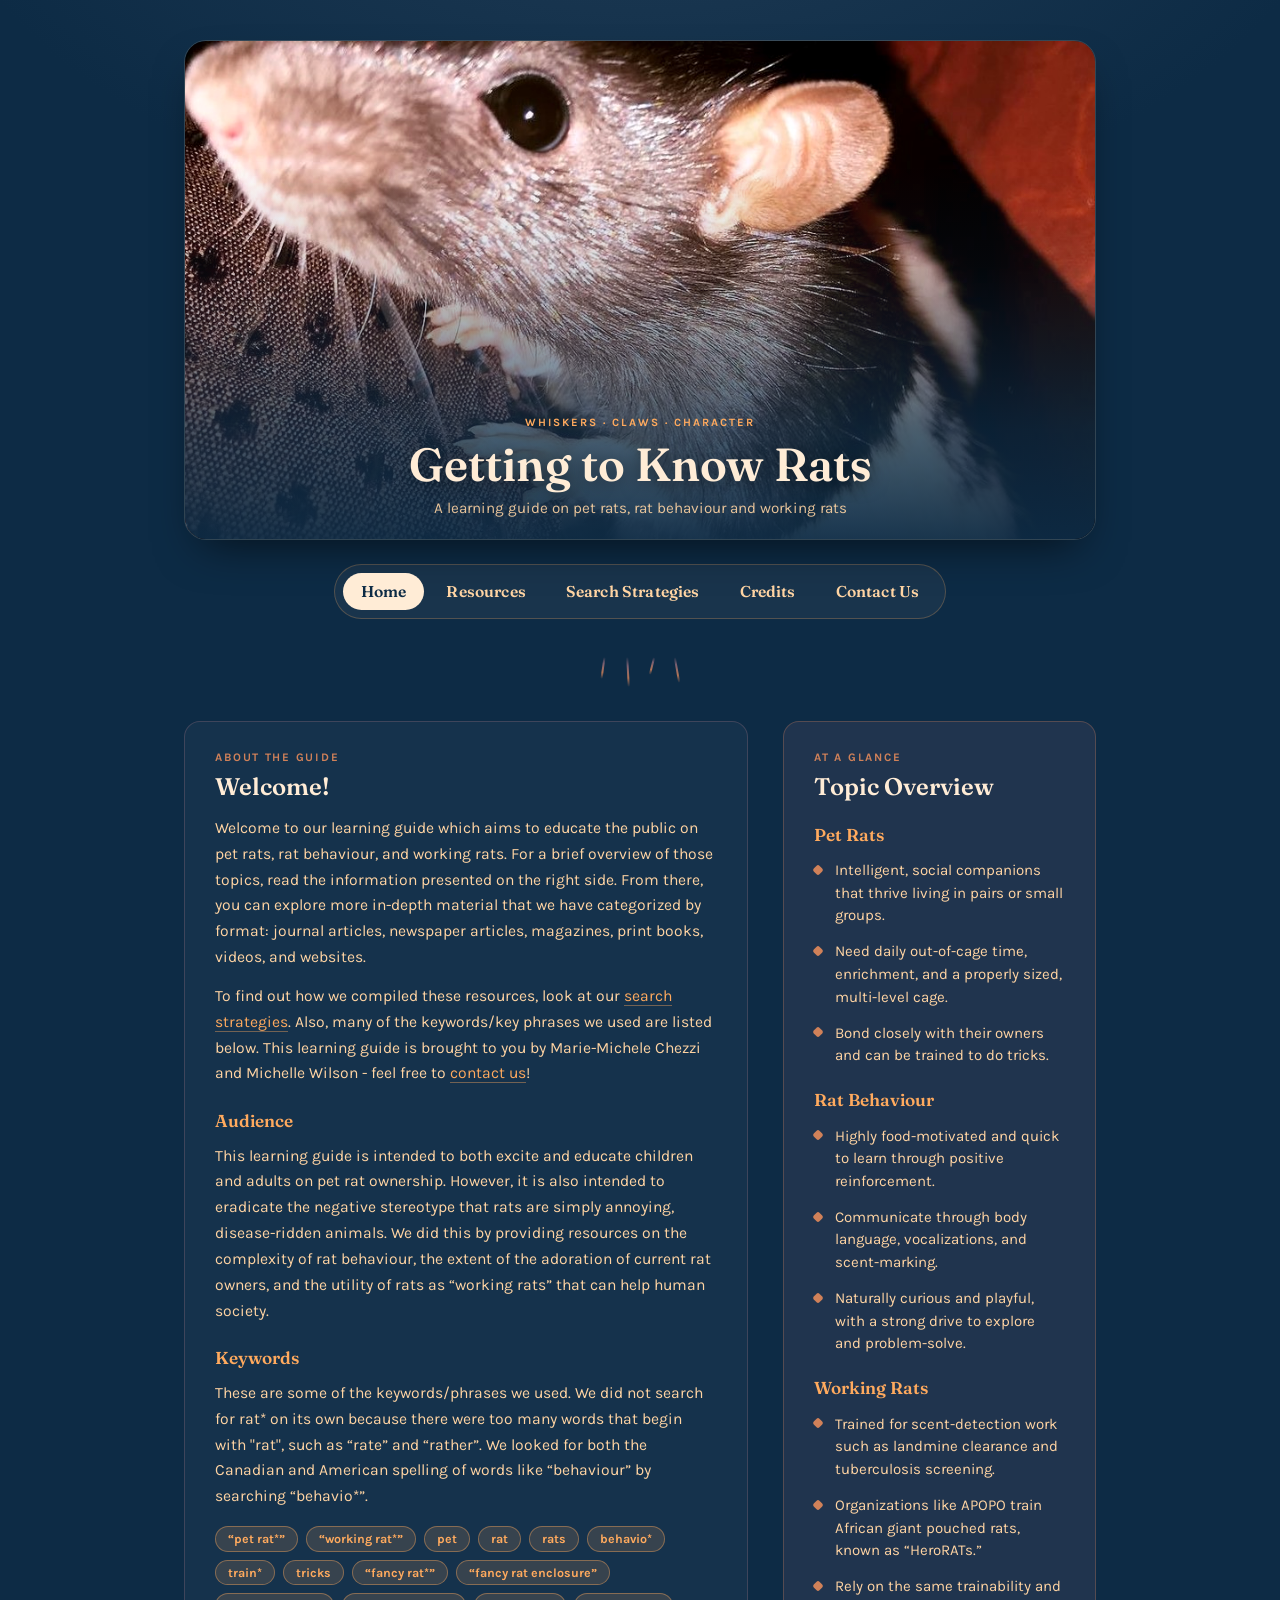
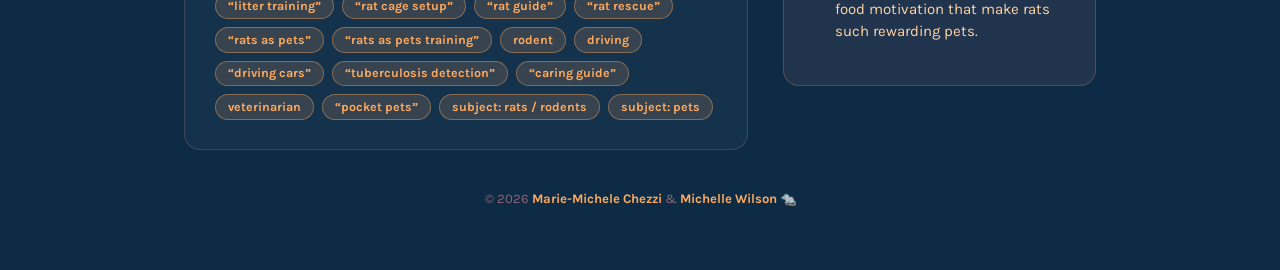
<file: index.html>
<!DOCTYPE html>
<html lang="en">
<head>
<meta charset="UTF-8">
<meta name="viewport" content="width=device-width, initial-scale=1.0">
<title>Getting to Know Rats: a Learning Guide</title>
<link rel="preconnect" href="https://fonts.googleapis.com">
<link rel="preconnect" href="https://fonts.gstatic.com" crossorigin>
<link href="https://fonts.googleapis.com/css2?family=Fraunces:opsz,wght@9..144,500;9..144,600;9..144,700&family=Karla:wght@400;500;700&display=swap" rel="stylesheet">
<link rel="stylesheet" href="styles.css">
</head>
<body class="page-index">

<div class="page">

  <div class="hero">
    <img src="header.jpg" alt="A grey-and-white pet rat perched">
    <div class="hero-title">
      <span class="eyebrow">Whiskers &middot; Claws &middot; Character</span>
      <h1>Getting to Know Rats</h1>
      <p class="sub">A learning guide on pet rats, rat behaviour and working rats</p>
    </div>
  </div>

  <nav class="nav" aria-label="Primary">
    <a href="#" class="current">Home</a>
    <a href="categories.html">Resources</a>
    <a href="search.html">Search Strategies</a>
    <a href="credits.html">Credits</a>
    <a href="contact.html">Contact Us</a>
  </nav>

  <div class="scratch-divider" aria-hidden="true">
    <span></span><span></span><span></span><span></span>
  </div>

  <main class="content">

    <section class="col main-col">
      <span class="kicker">About the Guide</span>
      <h2>Welcome!</h2>
      <p>
        Welcome to our learning guide which aims to educate the public on pet rats, rat behaviour, and
        working rats. For a brief overview of those topics, read the information presented on the
        right side. From there, you can explore more in-depth material that we have categorized
        by format: journal articles, newspaper articles, magazines, print books, videos, and websites.
      </p>
      <p>
        To find out how we compiled these resources, look at our <a href="search.html">search strategies</a>. Also, many of the keywords/key phrases we used are listed below. This learning
        guide is brought to you by Marie-Michele Chezzi and Michelle Wilson - feel free to
        <a href="contact.html">contact us</a>!
      </p>
      <h3>Audience</h3>
      <p>
        This learning guide is intended to both excite and educate children and adults on pet
        rat ownership. However, it is also intended to eradicate the negative stereotype that
        rats are simply annoying, disease-ridden animals. We did this by providing resources on
        the complexity of rat behaviour, the extent of the adoration of current rat owners, and
        the utility of rats as &ldquo;working rats&rdquo; that can help human society.
      </p>
      <h3>Keywords</h3>
      <p>
        These are some of the keywords/phrases we used. We did not search for rat* on its own because
        there were too many words that begin with "rat", such as &ldquo;rate&rdquo; and
        &ldquo;rather&rdquo;. We looked for both the Canadian and American spelling of words like
        &ldquo;behaviour&rdquo; by searching &ldquo;behavio*&rdquo;.
      </p>
      <div class="tag-row">
        <span class="tag">&ldquo;pet rat*&rdquo;</span>
        <span class="tag">&ldquo;working rat*&rdquo;</span>
        <span class="tag">pet</span>
        <span class="tag">rat</span>
        <span class="tag">rats</span>
        <span class="tag">behavio*</span>
        <span class="tag">train*</span>
        <span class="tag">tricks</span>
        <span class="tag">&ldquo;fancy rat*&rdquo;</span>
        <span class="tag">&ldquo;fancy rat enclosure&rdquo;</span>
        <span class="tag">&ldquo;litter training&rdquo;</span>
        <span class="tag">&ldquo;rat cage setup&rdquo;</span>
        <span class="tag">&ldquo;rat guide&rdquo;</span>
        <span class="tag">&ldquo;rat rescue&rdquo;</span>
        <span class="tag">&ldquo;rats as pets&rdquo;</span>
        <span class="tag">&ldquo;rats as pets training&rdquo;</span>
        <span class="tag">rodent</span>
        <span class="tag">driving</span>
        <span class="tag">&ldquo;driving cars&rdquo;</span>
        <span class="tag">&ldquo;tuberculosis detection&rdquo;</span>
        <span class="tag">&ldquo;caring guide&rdquo;</span>
        <span class="tag">veterinarian</span>
        <span class="tag">&ldquo;pocket pets&rdquo;</span>
        <span class="tag">subject: rats / rodents</span>
        <span class="tag">subject: pets</span>
      </div>
    </section>

    <aside class="col aside">
      <span class="kicker">At a Glance</span>
      <h2>Topic Overview</h2>
      <h3>Pet Rats</h3>
      <ul>
        <li>Intelligent, social companions that thrive living in pairs or small groups.</li>
        <li>Need daily out-of-cage time, enrichment, and a properly sized, multi-level cage.</li>
        <li>Bond closely with their owners and can be trained to do tricks.</li>
      </ul>
      <h3>Rat Behaviour</h3>
      <ul>
        <li>Highly food-motivated and quick to learn through positive reinforcement.</li>
        <li>Communicate through body language, vocalizations, and scent-marking.</li>
        <li>Naturally curious and playful, with a strong drive to explore and problem-solve.</li>
      </ul>
      <h3>Working Rats</h3>
      <ul>
        <li>Trained for scent-detection work such as landmine clearance and tuberculosis screening.</li>
        <li>Organizations like APOPO train African giant pouched rats, known as &ldquo;HeroRATs.&rdquo;</li>
        <li>Rely on the same trainability and food motivation that make rats such rewarding pets.</li>
      </ul>
    </aside>

  </main>

  <footer>
    &copy; 2026 <a href="contact.html">Marie-Michele Chezzi</a> &amp; <a href="contact.html">Michelle Wilson</a> 🐀
  </footer>

</div>

</body>
</html>
</file>
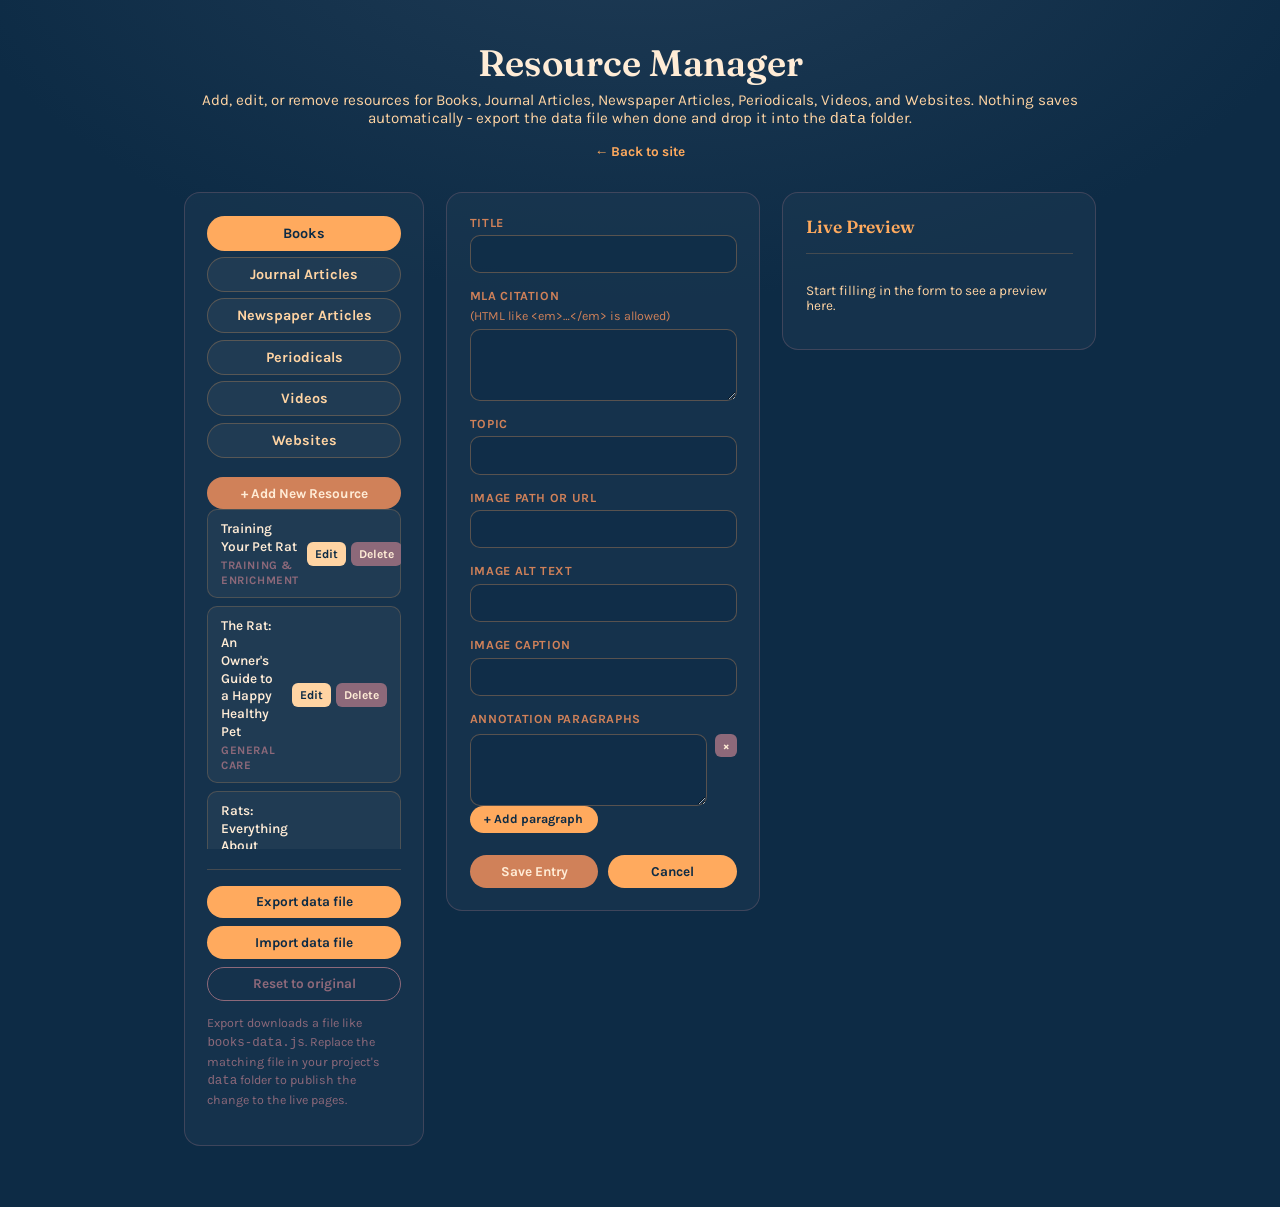
<file: admin.html>
<!DOCTYPE html>
<html lang="en">
<head>
<meta charset="UTF-8">
<meta name="viewport" content="width=device-width, initial-scale=1.0">
<title>Resource Manager</title>
<link rel="preconnect" href="https://fonts.googleapis.com">
<link rel="preconnect" href="https://fonts.gstatic.com" crossorigin>
<link href="https://fonts.googleapis.com/css2?family=Fraunces:opsz,wght@9..144,500;9..144,600;9..144,700&family=Karla:wght@400;500;700&display=swap" rel="stylesheet">
<link rel="stylesheet" href="styles.css">
<link rel="stylesheet" href="admin.css">
</head>
<body>

<div class="page">

  <div class="admin-header">
    <h1>Resource Manager</h1>
    <p>Add, edit, or remove resources for Books, Journal Articles, Newspaper Articles, Periodicals, Videos, and Websites. Nothing saves automatically - export the data file when done and drop it into the <code>data</code> folder.</p>
    <a href="index.html">&larr; Back to site</a>
  </div>

  <div class="admin-layout">

    <aside class="admin-sidebar">

      <div class="category-tabs" id="category-tabs">
        <button type="button" class="cat-tab active" data-cat="books">Books</button>
        <button type="button" class="cat-tab" data-cat="articles">Journal Articles</button>
        <button type="button" class="cat-tab" data-cat="newspaper">Newspaper Articles</button>
        <button type="button" class="cat-tab" data-cat="periodicals">Periodicals</button>
        <button type="button" class="cat-tab" data-cat="videos">Videos</button>
        <button type="button" class="cat-tab" data-cat="websites">Websites</button>
      </div>

      <button type="button" id="add-new-btn" class="admin-btn primary">+ Add New Resource</button>

      <ul class="entry-list" id="entry-list"></ul>

      <div class="admin-actions">
        <button type="button" id="export-btn" class="admin-btn">Export data file</button>
        <label class="admin-btn file-label">
          Import data file
          <input type="file" id="import-input" accept=".js" hidden>
        </label>
        <button type="button" id="reset-btn" class="admin-btn danger">Reset to original</button>
      </div>

      <p class="admin-note">
        Export downloads a file like <code>books-data.js</code>. Replace the matching file in
        your project's <code>data</code> folder to publish the change to the live pages.
      </p>

    </aside>

    <main class="admin-form-panel">
      <form id="entry-form">

        <label for="f-title">Title
          <input type="text" id="f-title" required>
        </label>

        <label for="f-citation">MLA Citation <span style="font-weight:400; text-transform:none; letter-spacing:normal;">(HTML like &lt;em&gt;&hellip;&lt;/em&gt; is allowed)</span>
          <textarea id="f-citation" rows="3" required></textarea>
        </label>

        <label for="f-topic">Topic
          <input type="text" id="f-topic" required>
        </label>

        <label for="f-image">Image path or URL
          <input type="text" id="f-image" required>
        </label>

        <label for="f-alt">Image alt text
          <input type="text" id="f-alt" required>
        </label>

        <label for="f-caption">Image caption
          <input type="text" id="f-caption" required>
        </label>

        <div>
          <label style="margin-bottom:0.5rem;">Annotation paragraphs</label>
          <div id="paragraph-list"></div>
          <button type="button" id="add-paragraph-btn" class="admin-btn small">+ Add paragraph</button>
        </div>

        <div class="form-buttons">
          <button type="submit" class="admin-btn primary">Save Entry</button>
          <button type="button" id="cancel-btn" class="admin-btn">Cancel</button>
        </div>

      </form>
    </main>

    <section class="admin-preview">
      <h2>Live Preview</h2>
      <div id="preview-container"></div>
    </section>

  </div>

</div>

<script src="data/books-data.js"></script>
<script src="data/articles-data.js"></script>
<script src="data/newspaper-data.js"></script>
<script src="data/periodicals-data.js"></script>
<script src="data/videos-data.js"></script>
<script src="data/websites-data.js"></script>
<script src="resource-render.js"></script>
<script src="admin.js"></script>

</body>
</html>
</file>
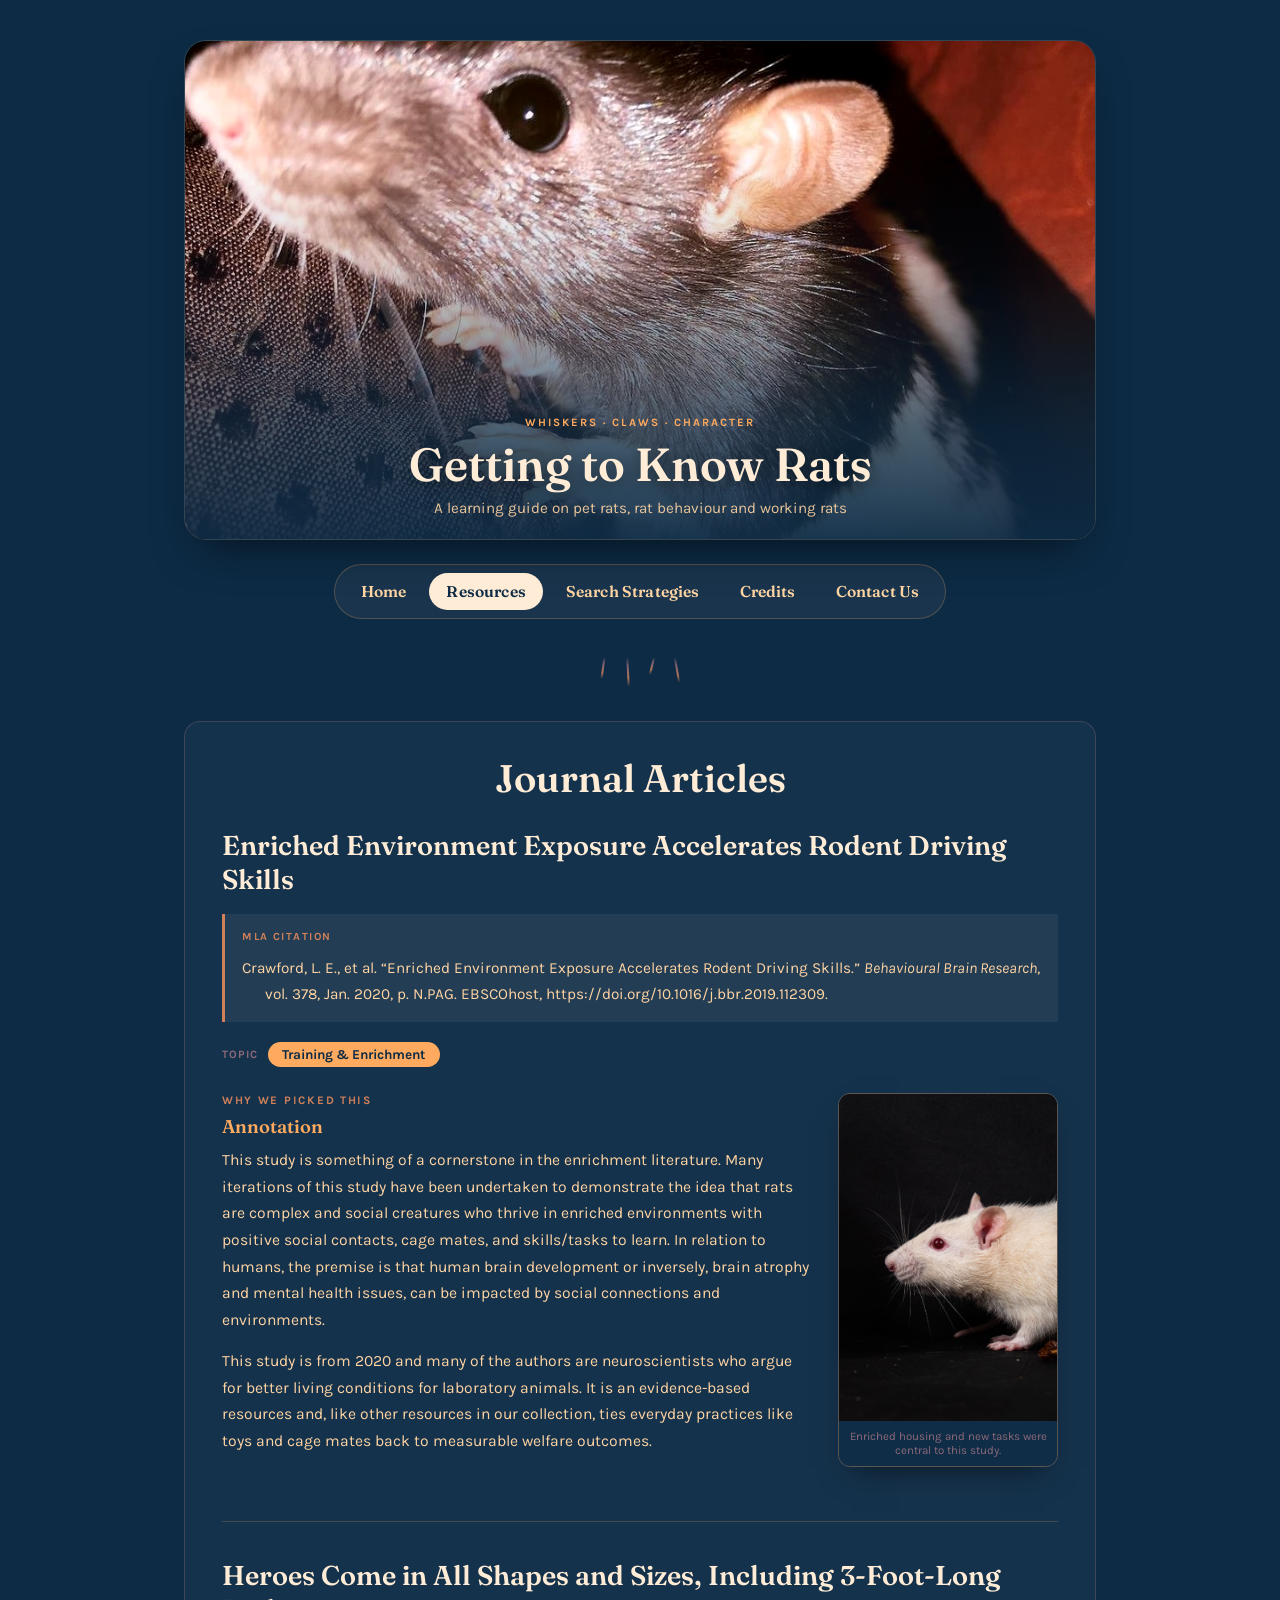
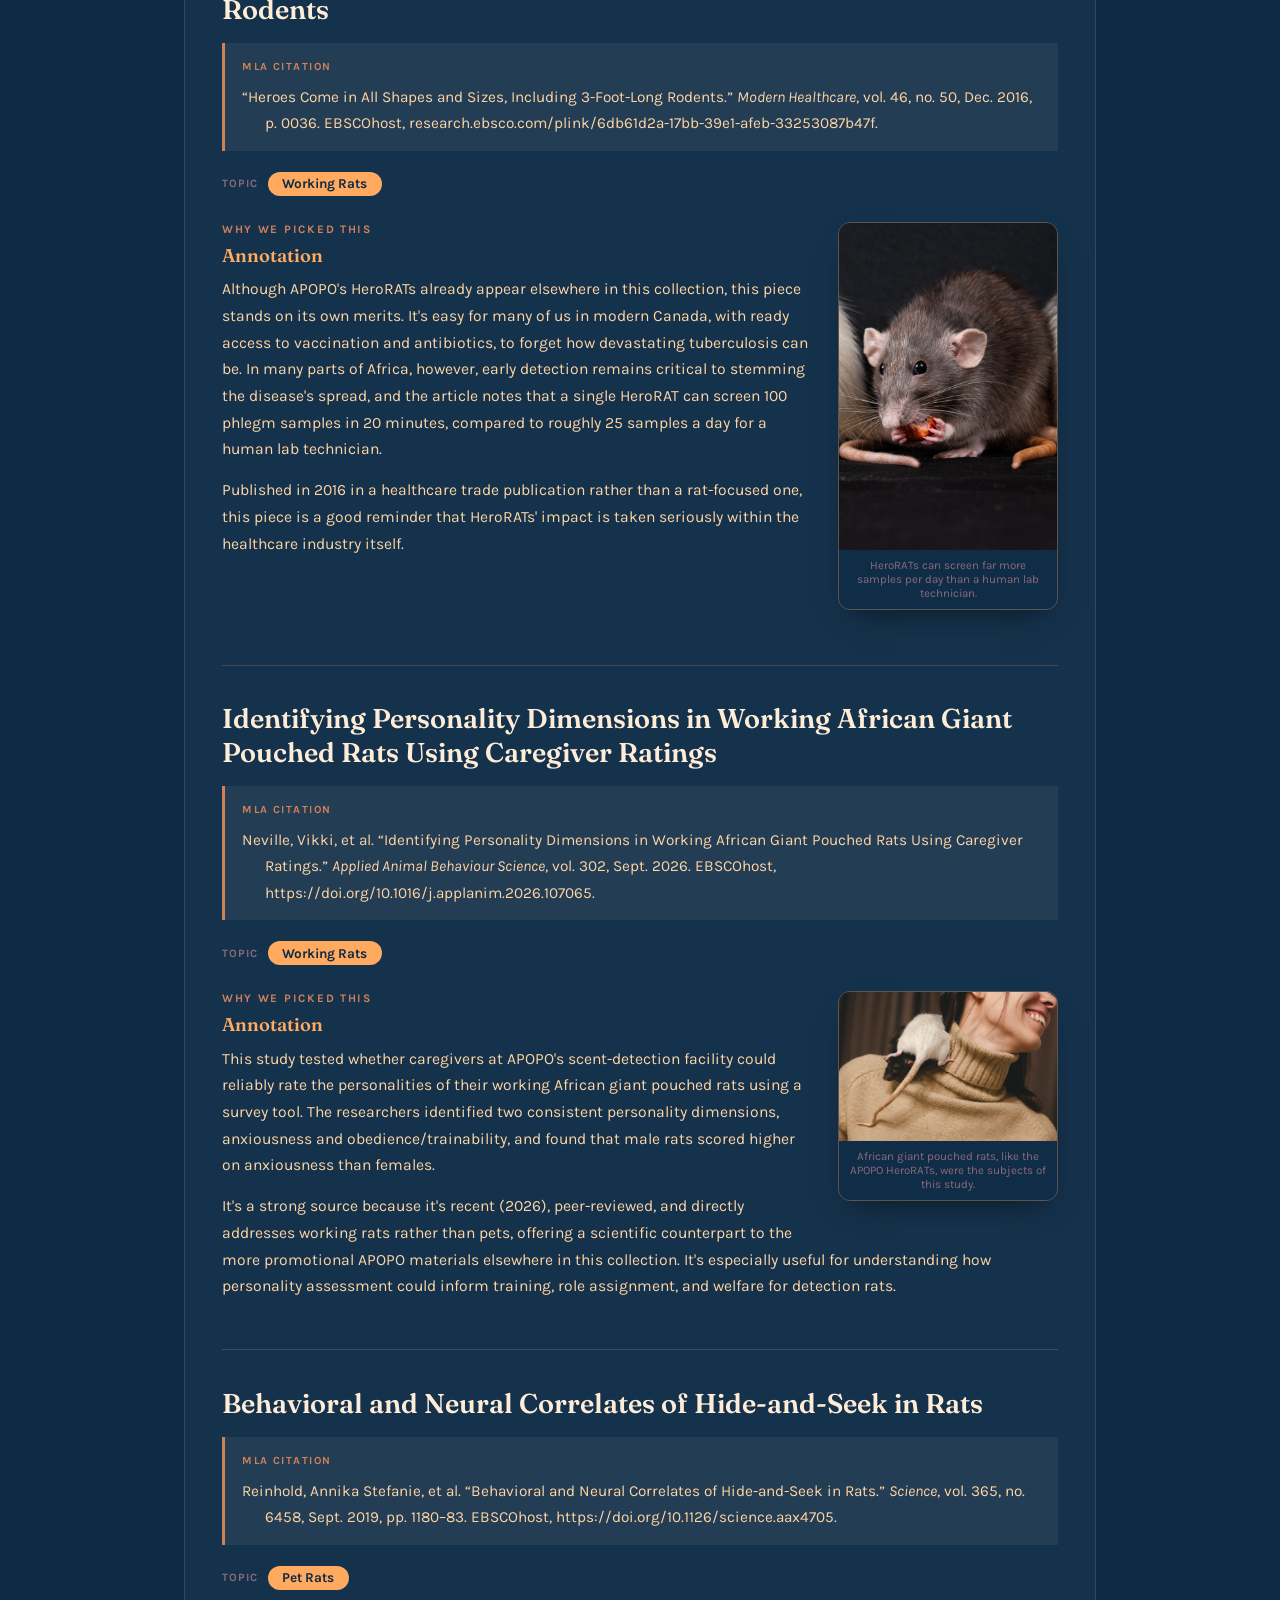
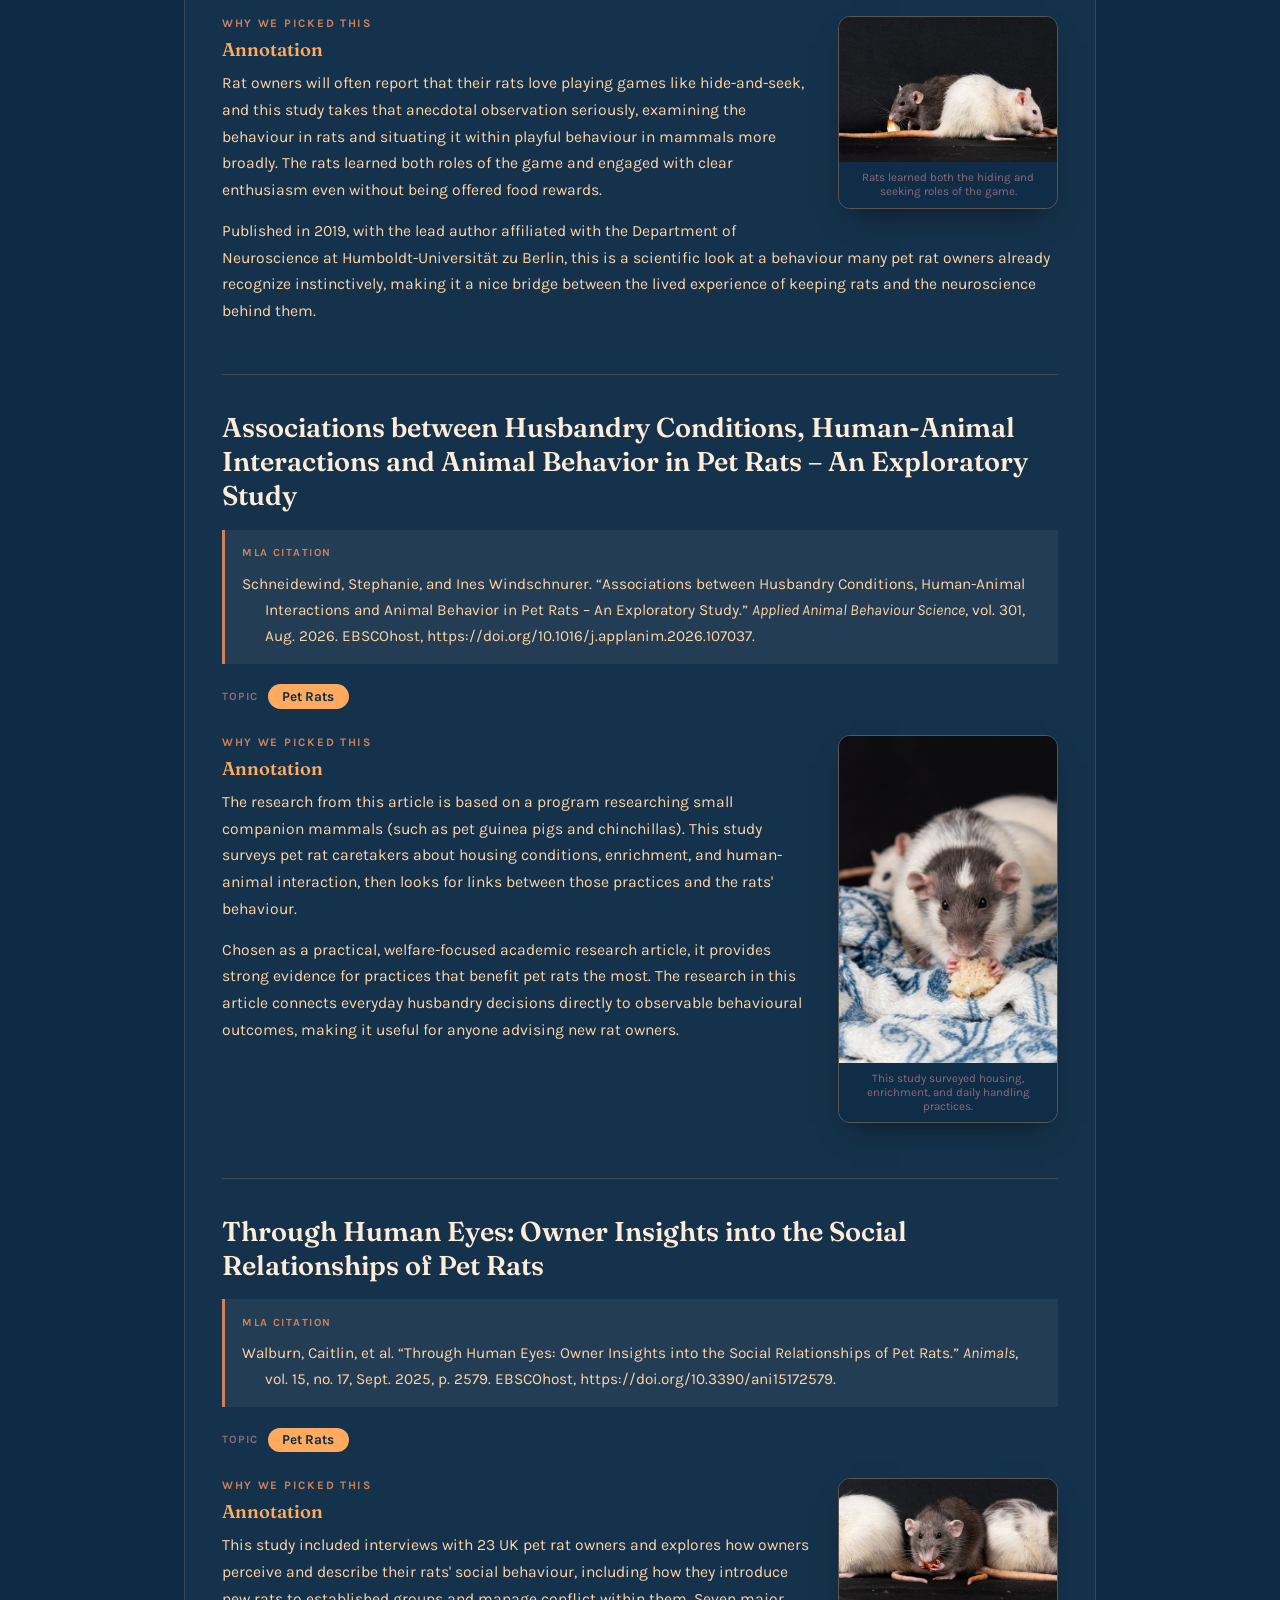
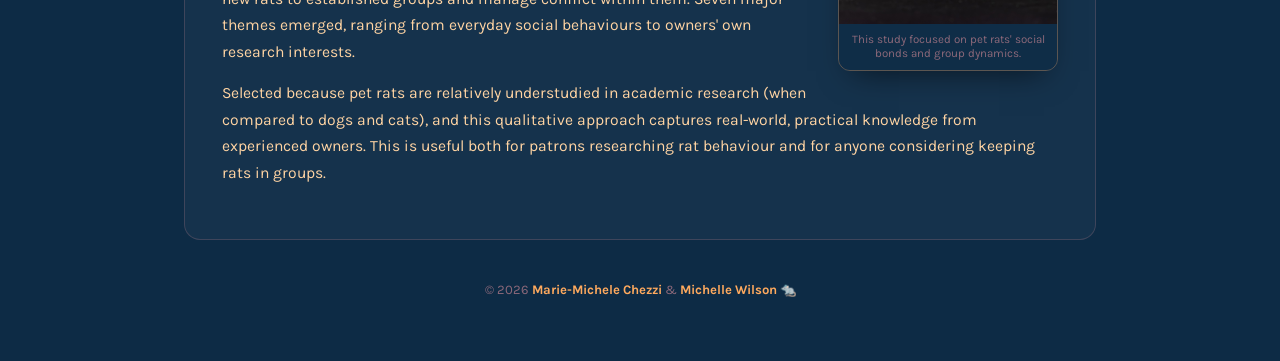
<file: articles.html>
<!DOCTYPE html>
<html lang="en">
<head>
<meta charset="UTF-8">
<meta name="viewport" content="width=device-width, initial-scale=1.0">
<title>Journal Articles - Learning Guide</title>
<link rel="preconnect" href="https://fonts.googleapis.com">
<link rel="preconnect" href="https://fonts.gstatic.com" crossorigin>
<link href="https://fonts.googleapis.com/css2?family=Fraunces:opsz,wght@9..144,500;9..144,600;9..144,700&family=Karla:wght@400;500;700&display=swap" rel="stylesheet">
<link rel="stylesheet" href="styles.css">
</head>
<body>

<div class="page">

  <div class="hero">
    <img src="header.jpg" alt="A grey-and-white pet rat perched">
    <div class="hero-title">
      <span class="eyebrow">Whiskers &middot; Claws &middot; Character</span>
      <h1>Getting to Know Rats</h1>
      <p class="sub">A learning guide on pet rats, rat behaviour and working rats</p>
    </div>
  </div>

  <nav class="nav" aria-label="Primary">
    <a href="index.html">Home</a>
    <a href="categories.html" class="current">Resources</a>
    <a href="search.html">Search Strategies</a>
    <a href="credits.html">Credits</a>
    <a href="contact.html">Contact Us</a>
  </nav>

  <div class="scratch-divider" aria-hidden="true">
    <span></span><span></span><span></span><span></span>
  </div>

  <main class="content">

    <h1 class="page-title">Journal Articles</h1>

    <div id="resource-list">
      <p style="color:var(--peach); text-align:center;">Loading resources&hellip;</p>
    </div>

  </main>

  <footer>
    &copy; 2026 <a href="contact.html">Marie-Michele Chezzi</a> &amp; <a href="contact.html">Michelle Wilson</a> 🐀
  </footer>

</div>

  <script src="data/articles-data.js"></script>
  <script src="resource-render.js"></script>
  <script>
    try {
      if (typeof ARTICLES_RESOURCES === "undefined") {
        throw new Error("ARTICLES_RESOURCES was not found. Make sure the data folder sits next to this page, and that you are viewing this site through a local web server rather than double-clicking the file, since many browsers block local scripts from file:// pages.");
      }
      if (typeof renderResourceList === "undefined") {
        throw new Error("renderResourceList was not found. resource-render.js did not load.");
      }
      renderResourceList("resource-list", ARTICLES_RESOURCES);
    } catch (err) {
      document.getElementById("resource-list").innerHTML =
        '<p style="color:var(--peach); text-align:center; max-width:60ch; margin:0 auto;">' +
        'Could not load resources: ' + err.message +
        '</p>';
      console.error(err);
    }
  </script>

</body>
</html>
</file>
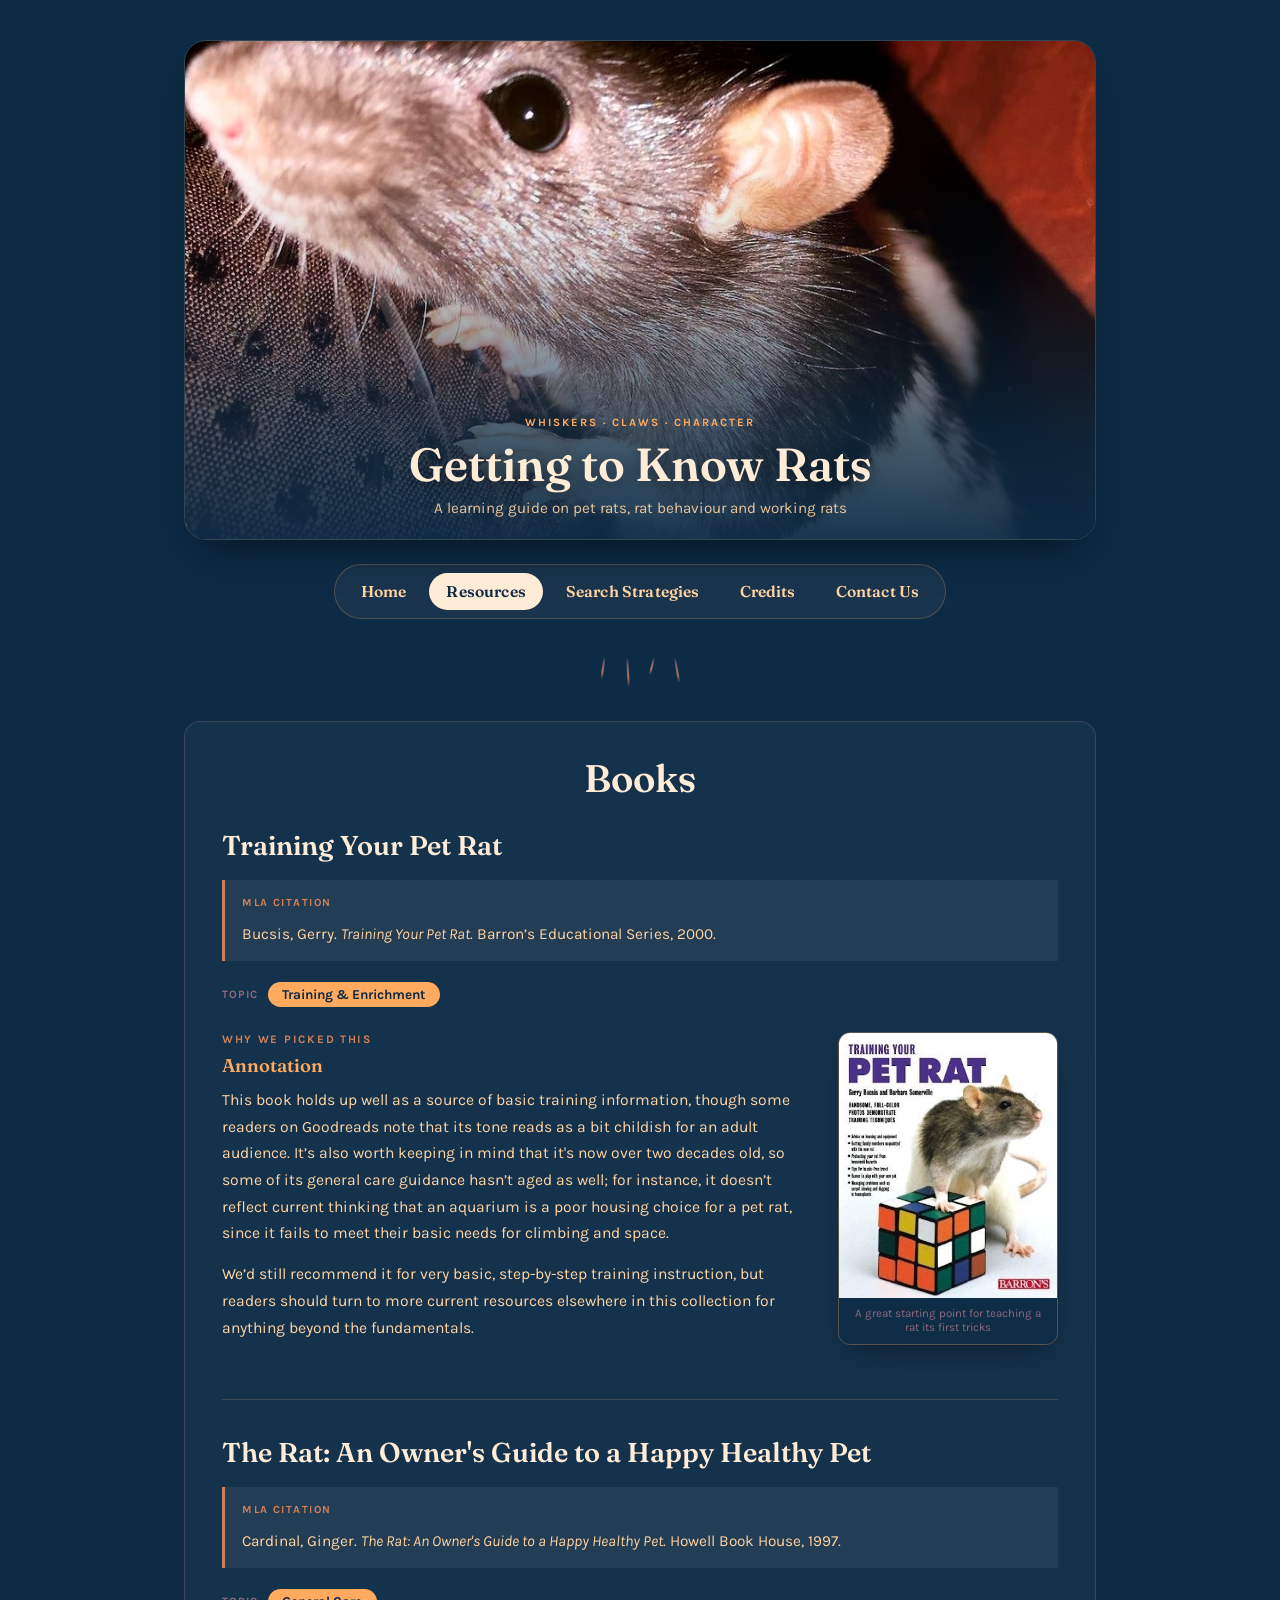
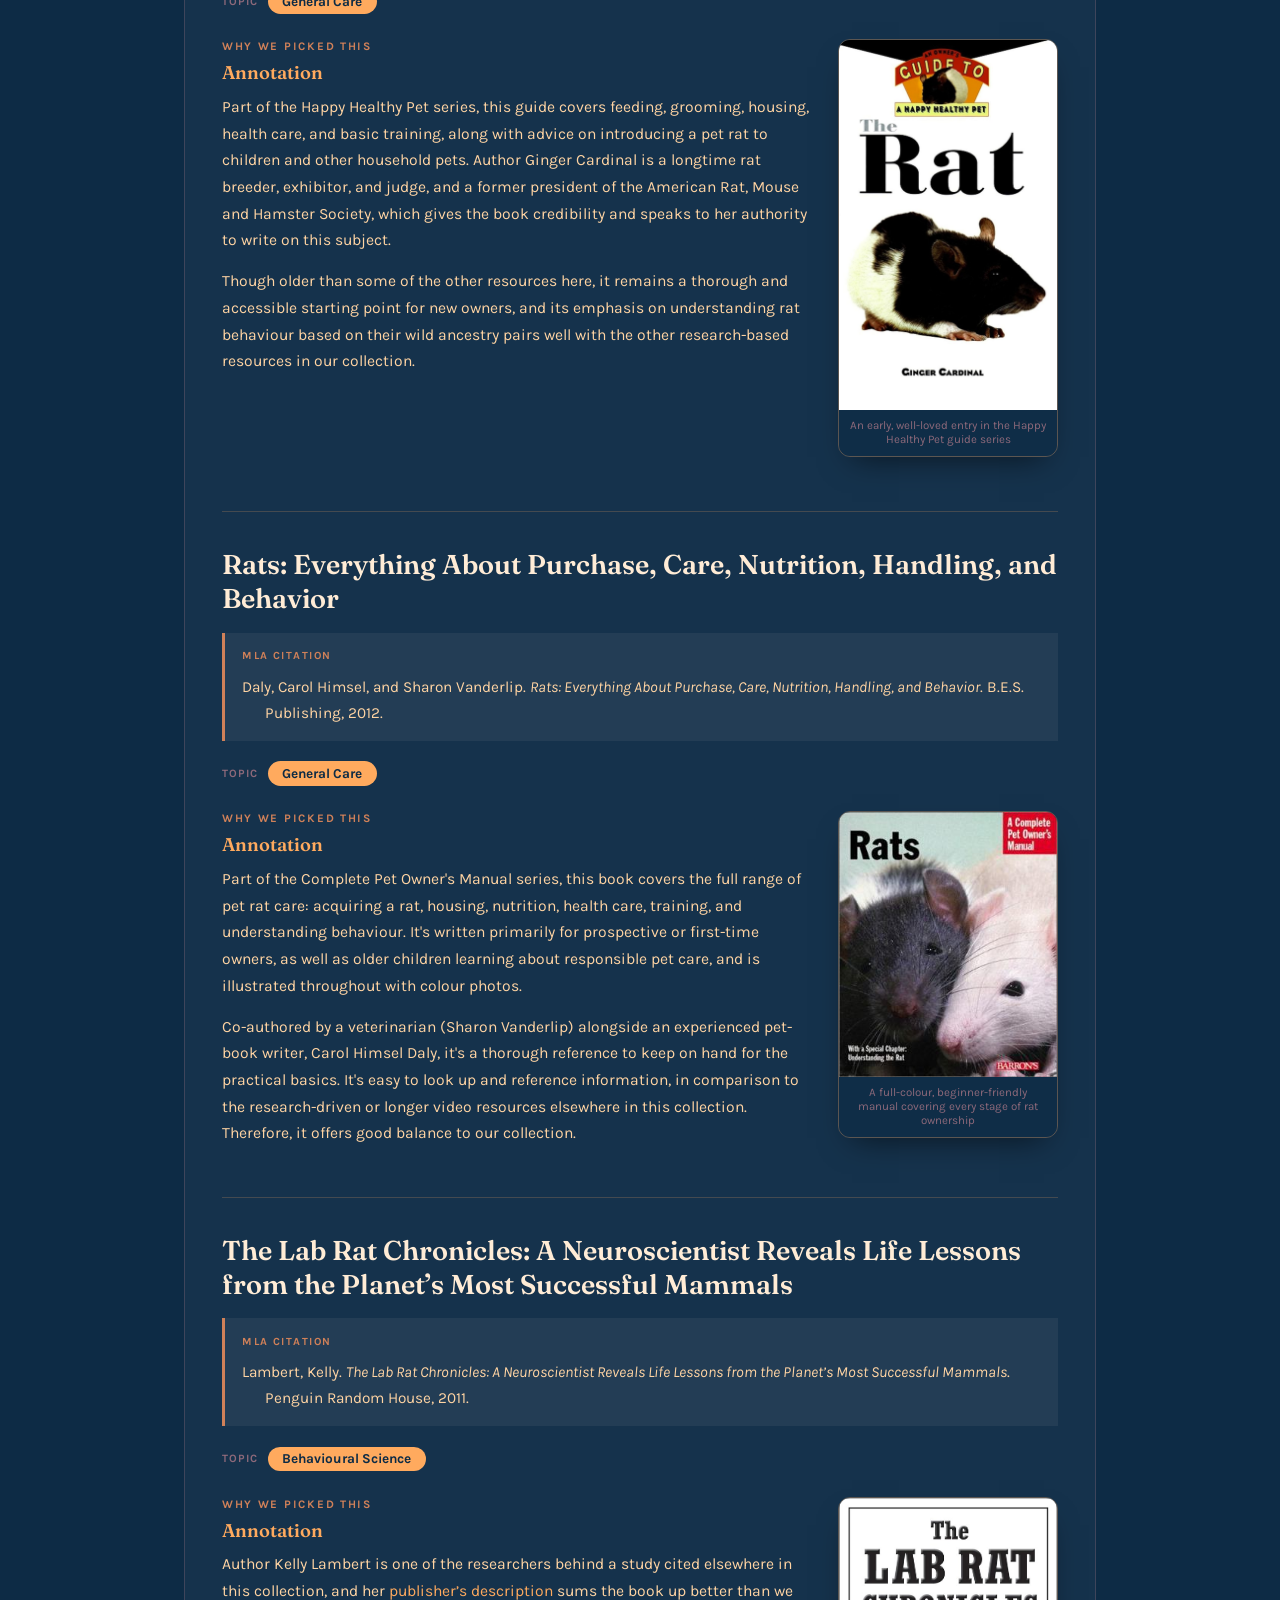
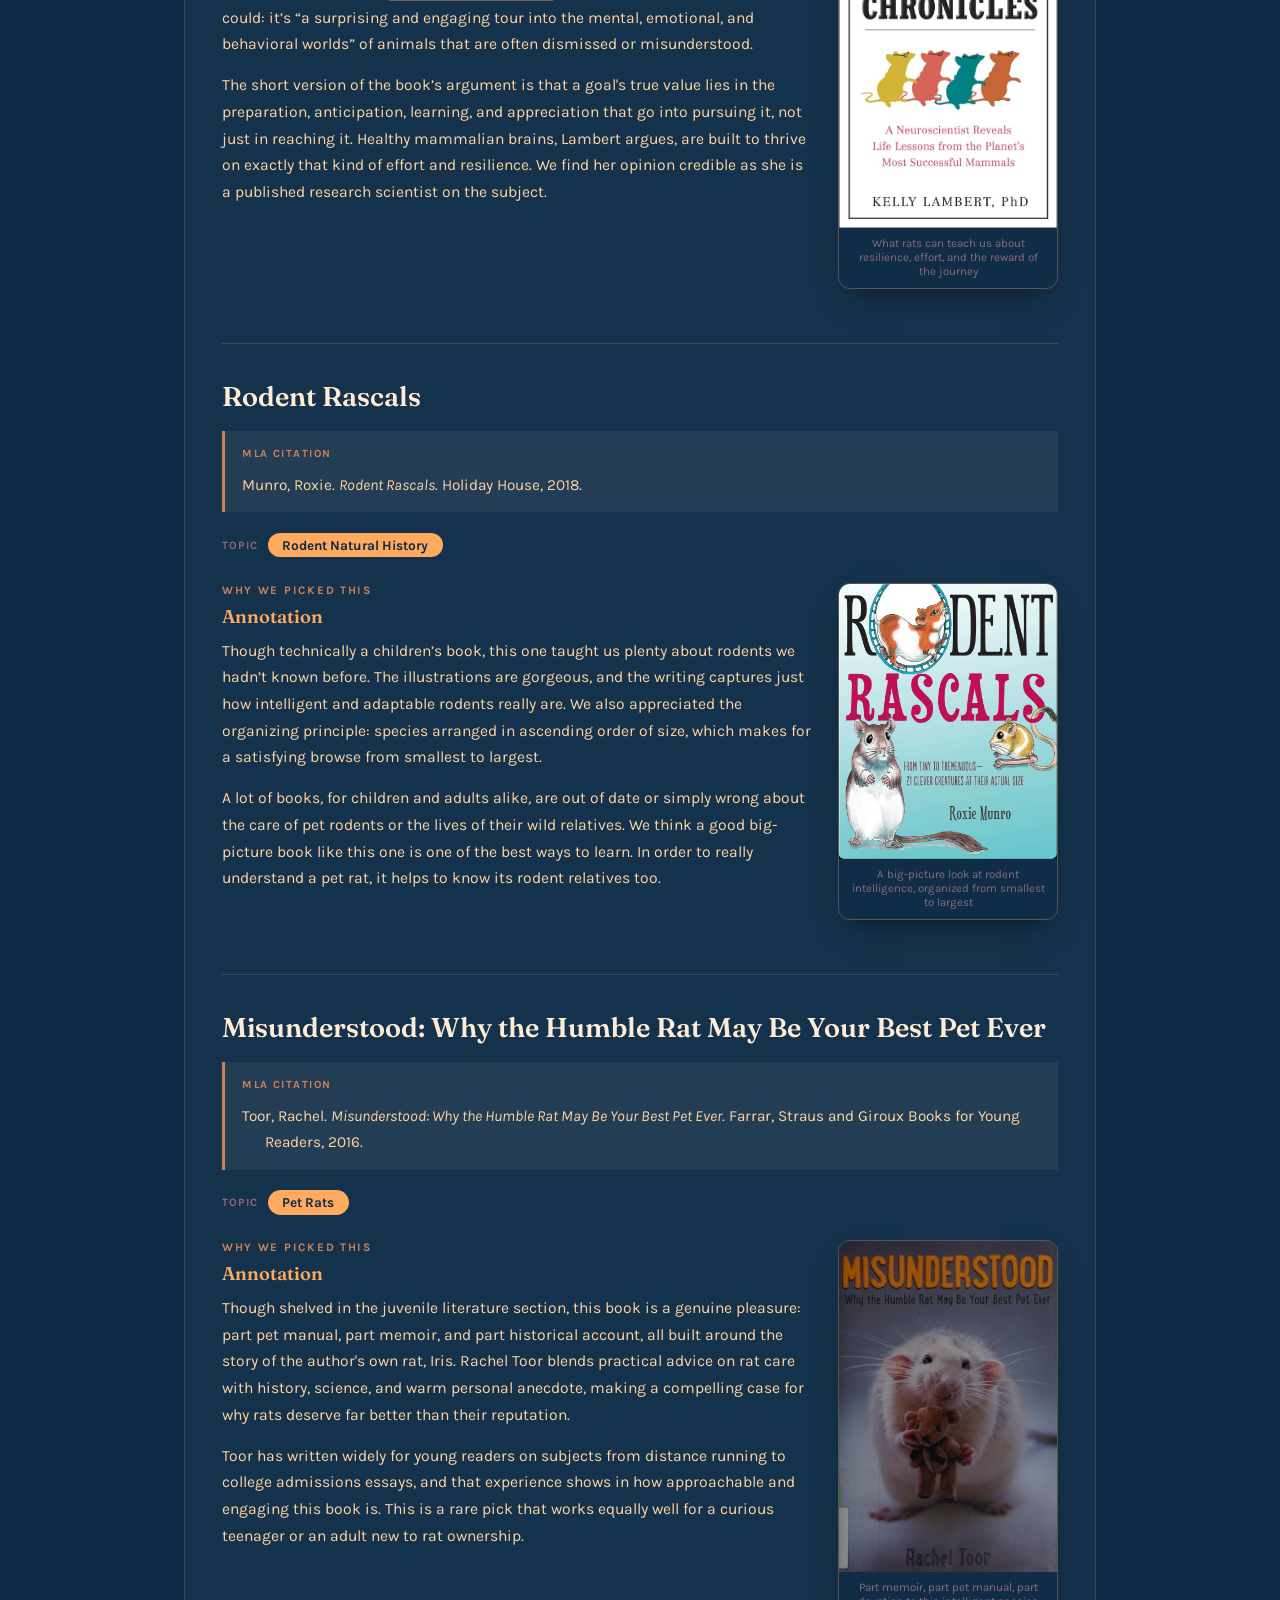
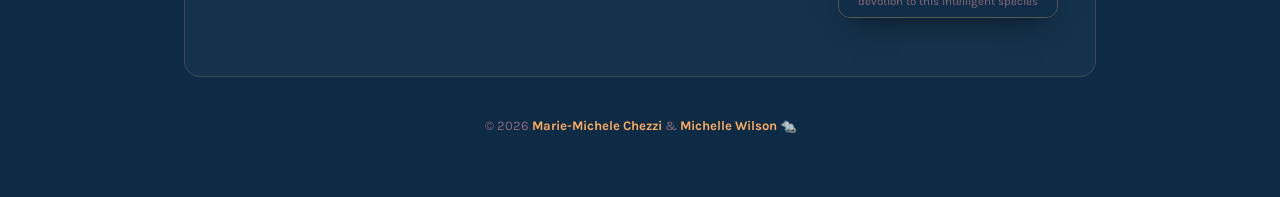
<file: books.html>
<!DOCTYPE html>
<html lang="en">
<head>
<meta charset="UTF-8">
<meta name="viewport" content="width=device-width, initial-scale=1.0">
<title>Books - Learning Guide</title>
<link rel="preconnect" href="https://fonts.googleapis.com">
<link rel="preconnect" href="https://fonts.gstatic.com" crossorigin>
<link href="https://fonts.googleapis.com/css2?family=Fraunces:opsz,wght@9..144,500;9..144,600;9..144,700&family=Karla:wght@400;500;700&display=swap" rel="stylesheet">
<link rel="stylesheet" href="styles.css">
</head>
<body>

<div class="page">

  <div class="hero">
    <img src="header.jpg" alt="A grey-and-white pet rat perched">
    <div class="hero-title">
      <span class="eyebrow">Whiskers &middot; Claws &middot; Character</span>
      <h1>Getting to Know Rats</h1>
      <p class="sub">A learning guide on pet rats, rat behaviour and working rats</p>
    </div>
  </div>

  <nav class="nav" aria-label="Primary">
    <a href="index.html">Home</a>
    <a href="categories.html" class="current">Resources</a>
    <a href="search.html">Search Strategies</a>
    <a href="credits.html">Credits</a>
    <a href="contact.html">Contact Us</a>
  </nav>

  <div class="scratch-divider" aria-hidden="true">
    <span></span><span></span><span></span><span></span>
  </div>

  <main class="content">

    <h1 class="page-title">Books</h1>

    <div id="resource-list">
      <p style="color:var(--peach); text-align:center;">Loading resources&hellip;</p>
    </div>

  </main>

  <footer>
    &copy; 2026 <a href="contact.html">Marie-Michele Chezzi</a> &amp; <a href="contact.html">Michelle Wilson</a> 🐀
  </footer>

</div>

  <script src="data/books-data.js"></script>
  <script src="resource-render.js"></script>
  <script>
    try {
      if (typeof BOOKS_RESOURCES === "undefined") {
        throw new Error("BOOKS_RESOURCES was not found. Make sure the data folder sits next to this page, and that you are viewing this site through a local web server rather than double-clicking the file, since many browsers block local scripts from file:// pages.");
      }
      if (typeof renderResourceList === "undefined") {
        throw new Error("renderResourceList was not found. resource-render.js did not load.");
      }
      renderResourceList("resource-list", BOOKS_RESOURCES);
    } catch (err) {
      document.getElementById("resource-list").innerHTML =
        '<p style="color:var(--peach); text-align:center; max-width:60ch; margin:0 auto;">' +
        'Could not load resources: ' + err.message +
        '</p>';
      console.error(err);
    }
  </script>

</body>
</html>
</file>
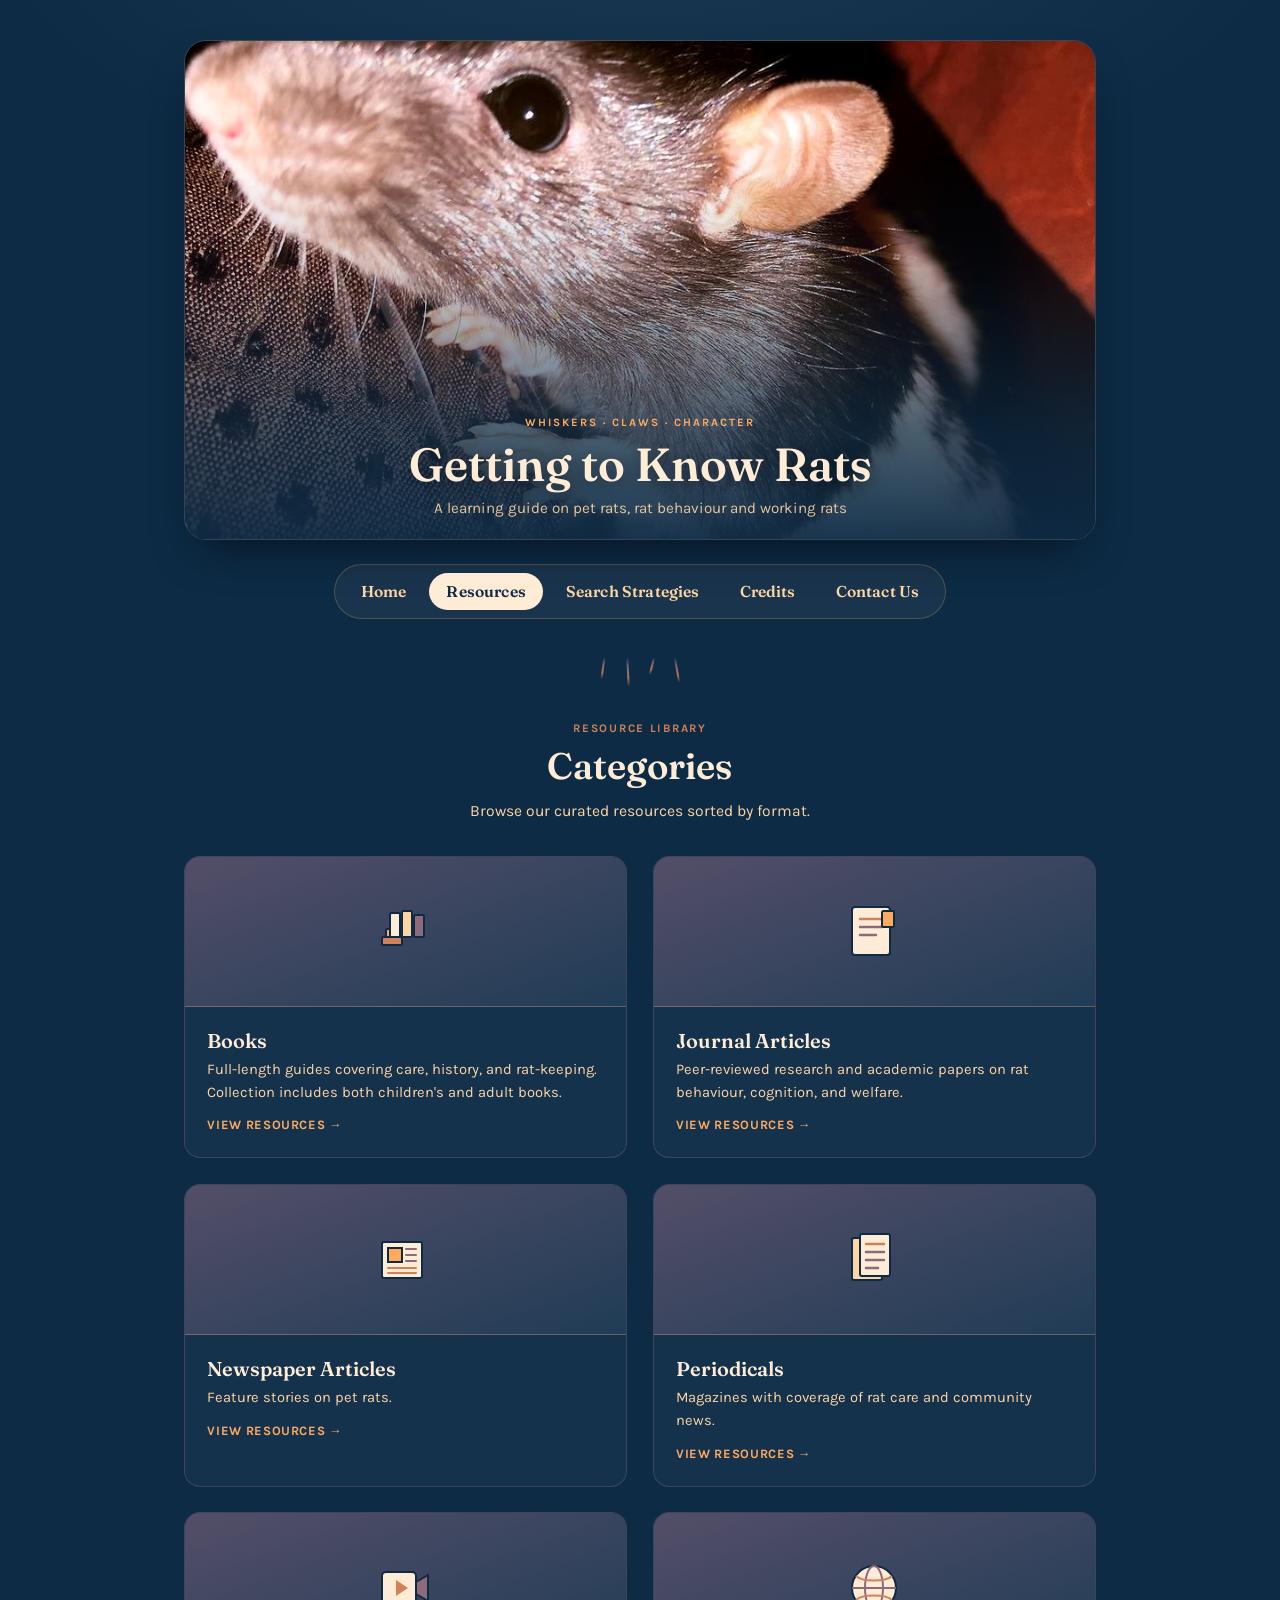
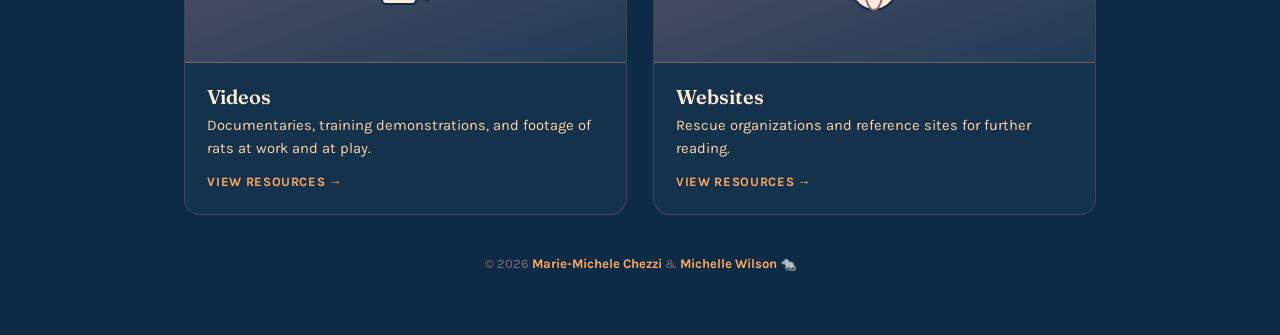
<file: categories.html>
<!DOCTYPE html>
<html lang="en">
<head>
<meta charset="UTF-8">
<meta name="viewport" content="width=device-width, initial-scale=1.0">
<title>Categories - Learning Guide</title>
<link rel="preconnect" href="https://fonts.googleapis.com">
<link rel="preconnect" href="https://fonts.gstatic.com" crossorigin>
<link href="https://fonts.googleapis.com/css2?family=Fraunces:opsz,wght@9..144,500;9..144,600;9..144,700&family=Karla:wght@400;500;700&display=swap" rel="stylesheet">
<link rel="stylesheet" href="styles.css">
</head>
<body class="page-categories">

<div class="page">

  <div class="hero">
    <img src="header.jpg" alt="A grey-and-white pet rat perched">
    <div class="hero-title">
      <span class="eyebrow">Whiskers &middot; Claws &middot; Character</span>
      <h1>Getting to Know Rats</h1>
      <p class="sub">A learning guide on pet rats, rat behaviour and working rats</p>
    </div>
  </div>

  <nav class="nav" aria-label="Primary">
    <a href="index.html">Home</a>
    <a href="#" class="current">Resources</a>
    <a href="search.html">Search Strategies</a>
    <a href="credits.html">Credits</a>
    <a href="contact.html">Contact Us</a>
  </nav>

  <div class="scratch-divider" aria-hidden="true">
    <span></span><span></span><span></span><span></span>
  </div>

  <main class="content">

    <div class="content-heading">
      <span class="kicker">Resource Library</span>
      <h1>Categories</h1>
      <p>Browse our curated resources sorted by format.</p>
    </div>

    <div class="card-grid">

      <div class="card">
        <div class="card-image">
          <svg viewBox="0 0 64 64" fill="none" xmlns="http://www.w3.org/2000/svg" aria-hidden="true">
            <rect x="8" y="38" width="20" height="8" rx="1.5" fill="#D08159" stroke="#0D2B45" stroke-width="2"/>
            <rect x="12" y="30" width="24" height="8" rx="1.5" fill="#FFAA5E" stroke="#0D2B45" stroke-width="2"/>
            <rect x="16" y="14" width="10" height="24" rx="1.5" fill="#FFECD6" stroke="#0D2B45" stroke-width="2" transform="rotate(0 21 26)"/>
            <rect x="28" y="12" width="10" height="26" rx="1.5" fill="#FFD4A3" stroke="#0D2B45" stroke-width="2"/>
            <rect x="40" y="16" width="10" height="22" rx="1.5" fill="#8D697A" stroke="#0D2B45" stroke-width="2"/>
          </svg>
        </div>
        <div class="card-body">
          <h2>Books</h2>
          <p>Full-length guides covering care, history, and rat-keeping. Collection includes both children's and adult books.</p>
          <a class="go" href="books.html">View resources &rarr;</a>
        </div>
      </div>

      <div class="card">
        <div class="card-image">
          <svg viewBox="0 0 64 64" fill="none" xmlns="http://www.w3.org/2000/svg" aria-hidden="true">
            <rect x="10" y="8" width="38" height="48" rx="3" fill="#FFECD6"/>
            <rect x="10" y="8" width="38" height="48" rx="3" stroke="#0D2B45" stroke-width="2"/>
            <line x1="18" y1="20" x2="40" y2="20" stroke="#D08159" stroke-width="2.5" stroke-linecap="round"/>
            <line x1="18" y1="28" x2="40" y2="28" stroke="#8D697A" stroke-width="2.5" stroke-linecap="round"/>
            <line x1="18" y1="36" x2="34" y2="36" stroke="#8D697A" stroke-width="2.5" stroke-linecap="round"/>
            <rect x="40" y="12" width="12" height="16" rx="1.5" fill="#FFAA5E" stroke="#0D2B45" stroke-width="2"/>
          </svg>
        </div>
        <div class="card-body">
          <h2>Journal Articles</h2>
          <p>Peer-reviewed research and academic papers on rat behaviour, cognition, and welfare.</p>
          <a class="go" href="articles.html">View resources &rarr;</a>
        </div>
      </div>

      <div class="card">
        <div class="card-image">
          <svg viewBox="0 0 64 64" fill="none" xmlns="http://www.w3.org/2000/svg" aria-hidden="true">
            <rect x="8" y="14" width="40" height="36" rx="2" fill="#FFECD6" stroke="#0D2B45" stroke-width="2"/>
            <rect x="14" y="20" width="14" height="14" fill="#FFAA5E" stroke="#0D2B45" stroke-width="2"/>
            <line x1="32" y1="21" x2="42" y2="21" stroke="#8D697A" stroke-width="2" stroke-linecap="round"/>
            <line x1="32" y1="27" x2="42" y2="27" stroke="#8D697A" stroke-width="2" stroke-linecap="round"/>
            <line x1="32" y1="33" x2="42" y2="33" stroke="#8D697A" stroke-width="2" stroke-linecap="round"/>
            <line x1="14" y1="40" x2="42" y2="40" stroke="#D08159" stroke-width="2" stroke-linecap="round"/>
            <line x1="14" y1="45" x2="42" y2="45" stroke="#D08159" stroke-width="2" stroke-linecap="round"/>
          </svg>
        </div>
        <div class="card-body">
          <h2>Newspaper Articles</h2>
          <p>Feature stories on pet rats.</p>
          <a class="go" href="newspaper.html">View resources &rarr;</a>
        </div>
      </div>

      <div class="card">
        <div class="card-image">
          <svg viewBox="0 0 64 64" fill="none" xmlns="http://www.w3.org/2000/svg" aria-hidden="true">
            <rect x="10" y="10" width="30" height="42" rx="2" fill="#FFD4A3" stroke="#0D2B45" stroke-width="2"/>
            <rect x="18" y="6" width="30" height="42" rx="2" fill="#FFECD6" stroke="#0D2B45" stroke-width="2"/>
            <line x1="24" y1="16" x2="42" y2="16" stroke="#D08159" stroke-width="2.5" stroke-linecap="round"/>
            <line x1="24" y1="24" x2="42" y2="24" stroke="#8D697A" stroke-width="2.5" stroke-linecap="round"/>
            <line x1="24" y1="32" x2="42" y2="32" stroke="#8D697A" stroke-width="2.5" stroke-linecap="round"/>
            <line x1="24" y1="40" x2="36" y2="40" stroke="#8D697A" stroke-width="2.5" stroke-linecap="round"/>
          </svg>
        </div>
        <div class="card-body">
          <h2>Periodicals</h2>
          <p>Magazines with coverage of rat care and community news.</p>
          <a class="go" href="periodicals.html">View resources &rarr;</a>
        </div>
      </div>

      <div class="card">
        <div class="card-image">
          <svg viewBox="0 0 64 64" fill="none" xmlns="http://www.w3.org/2000/svg" aria-hidden="true">
            <rect x="8" y="16" width="34" height="32" rx="4" fill="#FFECD6" stroke="#0D2B45" stroke-width="2"/>
            <path d="M42 26L54 19V45L42 38V26Z" fill="#8D697A" stroke="#0D2B45" stroke-width="2" stroke-linejoin="round"/>
            <path d="M22 24L34 32L22 40V24Z" fill="#D08159"/>
          </svg>
        </div>
        <div class="card-body">
          <h2>Videos</h2>
          <p>Documentaries, training demonstrations, and footage of rats at work and at play.</p>
          <a class="go" href="videos.html">View resources &rarr;</a>
        </div>
      </div>

      <div class="card">
        <div class="card-image">
          <svg viewBox="0 0 64 64" fill="none" xmlns="http://www.w3.org/2000/svg" aria-hidden="true">
            <circle cx="32" cy="32" r="22" fill="#FFECD6" stroke="#0D2B45" stroke-width="2"/>
            <ellipse cx="32" cy="32" rx="9" ry="22" stroke="#8D697A" stroke-width="2" fill="none"/>
            <line x1="10" y1="32" x2="54" y2="32" stroke="#8D697A" stroke-width="2"/>
            <path d="M14 20C20 26 44 26 50 20" stroke="#D08159" stroke-width="2" fill="none"/>
            <path d="M14 44C20 38 44 38 50 44" stroke="#D08159" stroke-width="2" fill="none"/>
          </svg>
        </div>
        <div class="card-body">
          <h2>Websites</h2>
          <p>Rescue organizations and reference sites for further reading.</p>
          <a class="go" href="websites.html">View resources &rarr;</a>
        </div>
      </div>

    </div>

  </main>

  <footer>
    &copy; 2026 <a href="contact.html">Marie-Michele Chezzi</a> &amp; <a href="contact.html">Michelle Wilson</a> 🐀
  </footer>

</div>

</body>
</html>
</file>
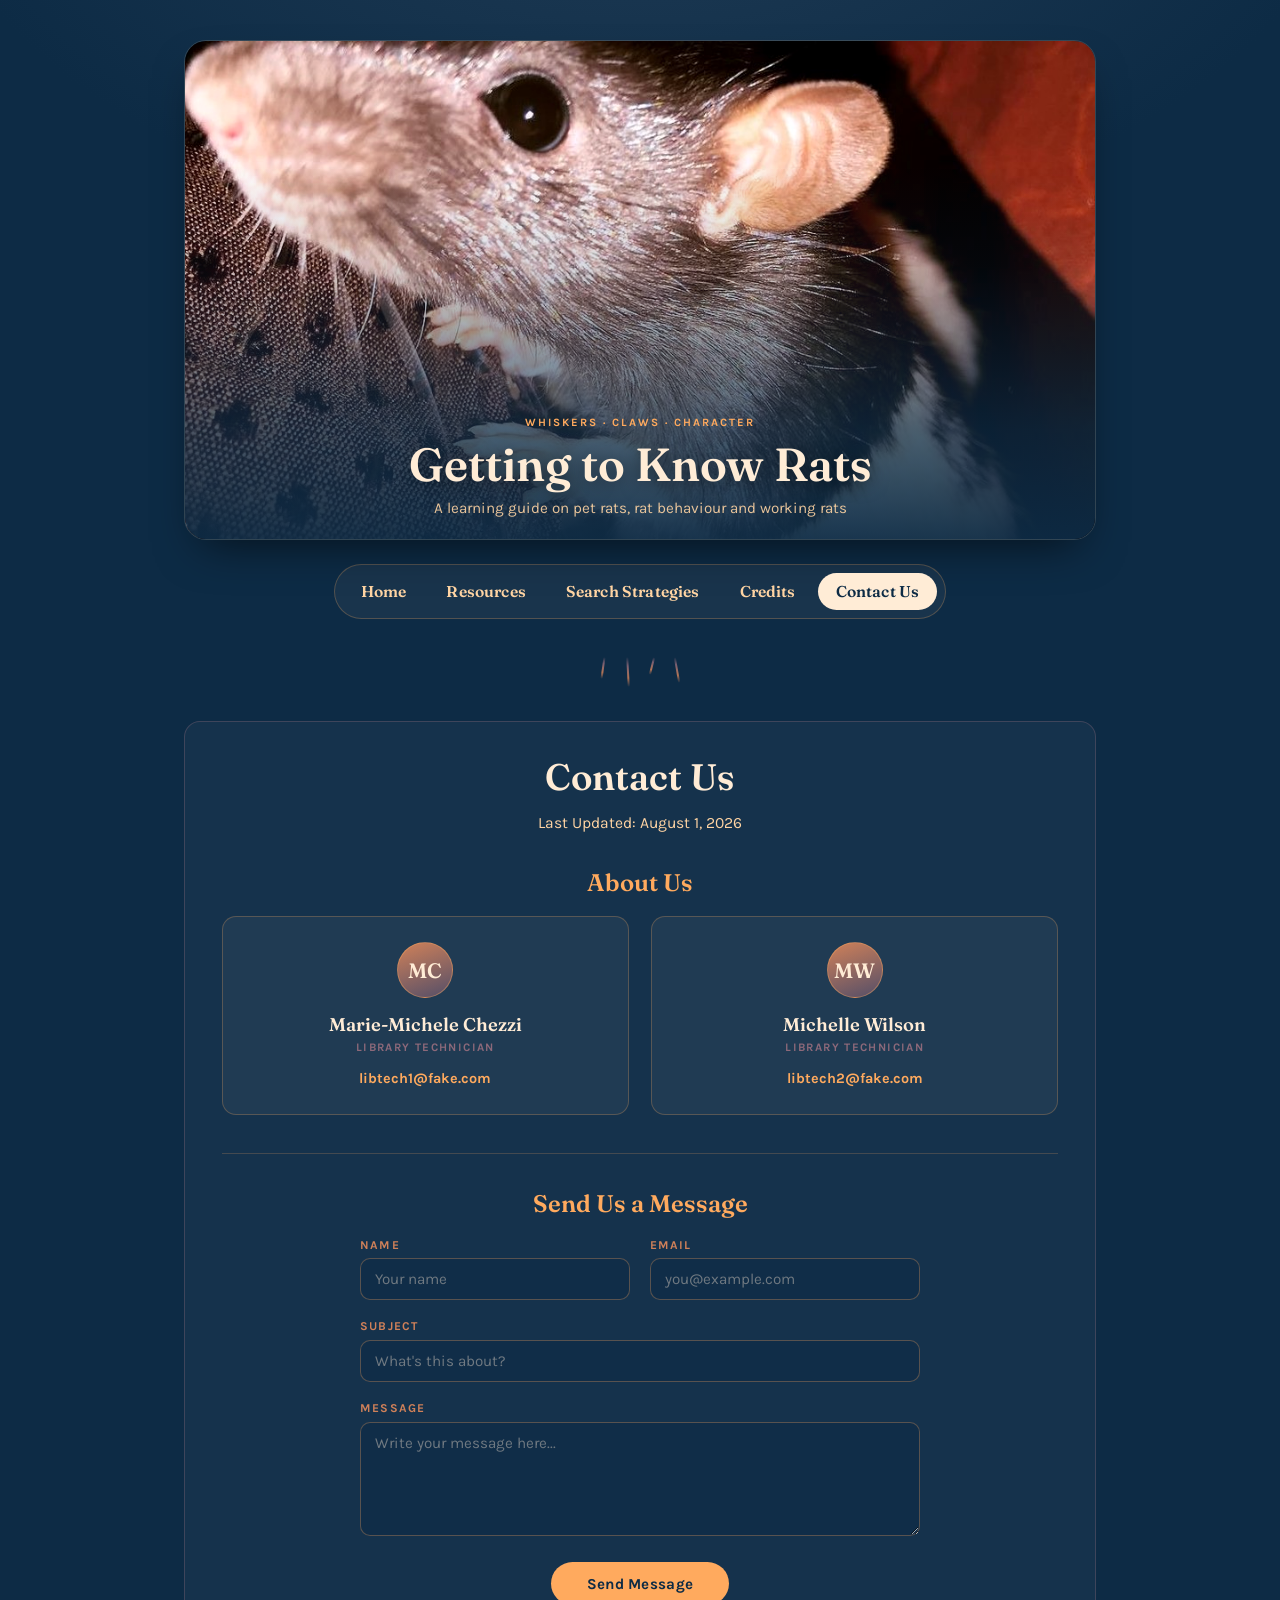
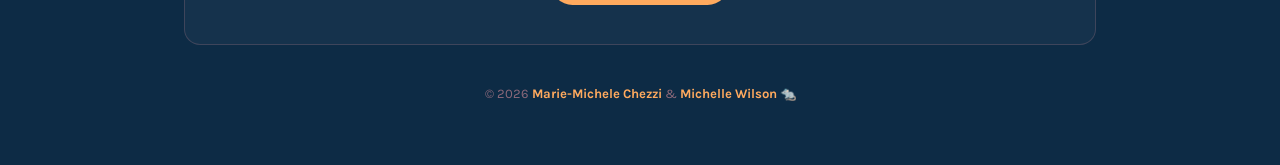
<file: contact.html>
<!DOCTYPE html>
<html lang="en">
<head>
<meta charset="UTF-8">
<meta name="viewport" content="width=device-width, initial-scale=1.0">
<title>Contact Us - Learning Guide</title>
<link rel="preconnect" href="https://fonts.googleapis.com">
<link rel="preconnect" href="https://fonts.gstatic.com" crossorigin>
<link href="https://fonts.googleapis.com/css2?family=Fraunces:opsz,wght@9..144,500;9..144,600;9..144,700&family=Karla:wght@400;500;700&display=swap" rel="stylesheet">
<link rel="stylesheet" href="styles.css">
</head>
<body>

<div class="page">

  <div class="hero">
    <img src="header.jpg" alt="A grey-and-white pet rat perched">
    <div class="hero-title">
      <span class="eyebrow">Whiskers &middot; Claws &middot; Character</span>
      <h1>Getting to Know Rats</h1>
      <p class="sub">A learning guide on pet rats, rat behaviour and working rats</p>
    </div>
  </div>

  <nav class="nav" aria-label="Primary">
    <a href="index.html">Home</a>
    <a href="categories.html">Resources</a>
    <a href="search.html">Search Strategies</a>
    <a href="credits.html">Credits</a>
    <a href="#" class="current">Contact Us</a>
  </nav>

  <div class="scratch-divider" aria-hidden="true">
    <span></span><span></span><span></span><span></span>
  </div>

  <main class="content">

        <div class="content-heading">
          <h1 class="page-title">Contact Us</h1>
          <p>Last Updated: August 1, 2026</p>
        </div>

    <h2 class="team-heading">About Us</h2>

    <div class="team-grid">

      <div class="team-card">
        <div class="team-avatar">MC</div>
        <h3 class="team-name">Marie-Michele Chezzi</h3>
        <p class="team-role">Library Technician</p>
        <a class="team-email" href="mailto:libtech1@fake.com">libtech1@fake.com</a>
      </div>

      <div class="team-card">
        <div class="team-avatar">MW</div>
        <h3 class="team-name">Michelle Wilson</h3>
        <p class="team-role">Library Technician</p>
        <a class="team-email" href="mailto:libtech2@fake.com">libtech2@fake.com</a>
      </div>

    </div>

    <div class="form-section">
      <h2 class="team-heading">Send Us a Message</h2>

      <form class="contact-form" action="mailto:libguide@fake.com" method="post">

        <div class="form-row">
          <div class="field">
            <label for="contact-name">Name</label>
            <input type="text" id="contact-name" name="name" placeholder="Your name">
          </div>
          <div class="field">
            <label for="contact-email">Email</label>
            <input type="email" id="contact-email" name="email" placeholder="you@example.com">
          </div>
        </div>

        <div class="field">
          <label for="contact-subject">Subject</label>
          <input type="text" id="contact-subject" name="subject" placeholder="What's this about?">
        </div>

        <div class="field">
          <label for="contact-message">Message</label>
          <textarea id="contact-message" name="message" rows="5" placeholder="Write your message here..."></textarea>
        </div>

        <button type="submit" class="submit-btn">Send Message</button>

      </form>
    </div>

  </main>

  <footer>
    &copy; 2026 <a href="contact.html">Marie-Michele Chezzi</a> &amp; <a href="contact.html">Michelle Wilson</a> 🐀
  </footer>

</div>

</body>
</html>
</file>
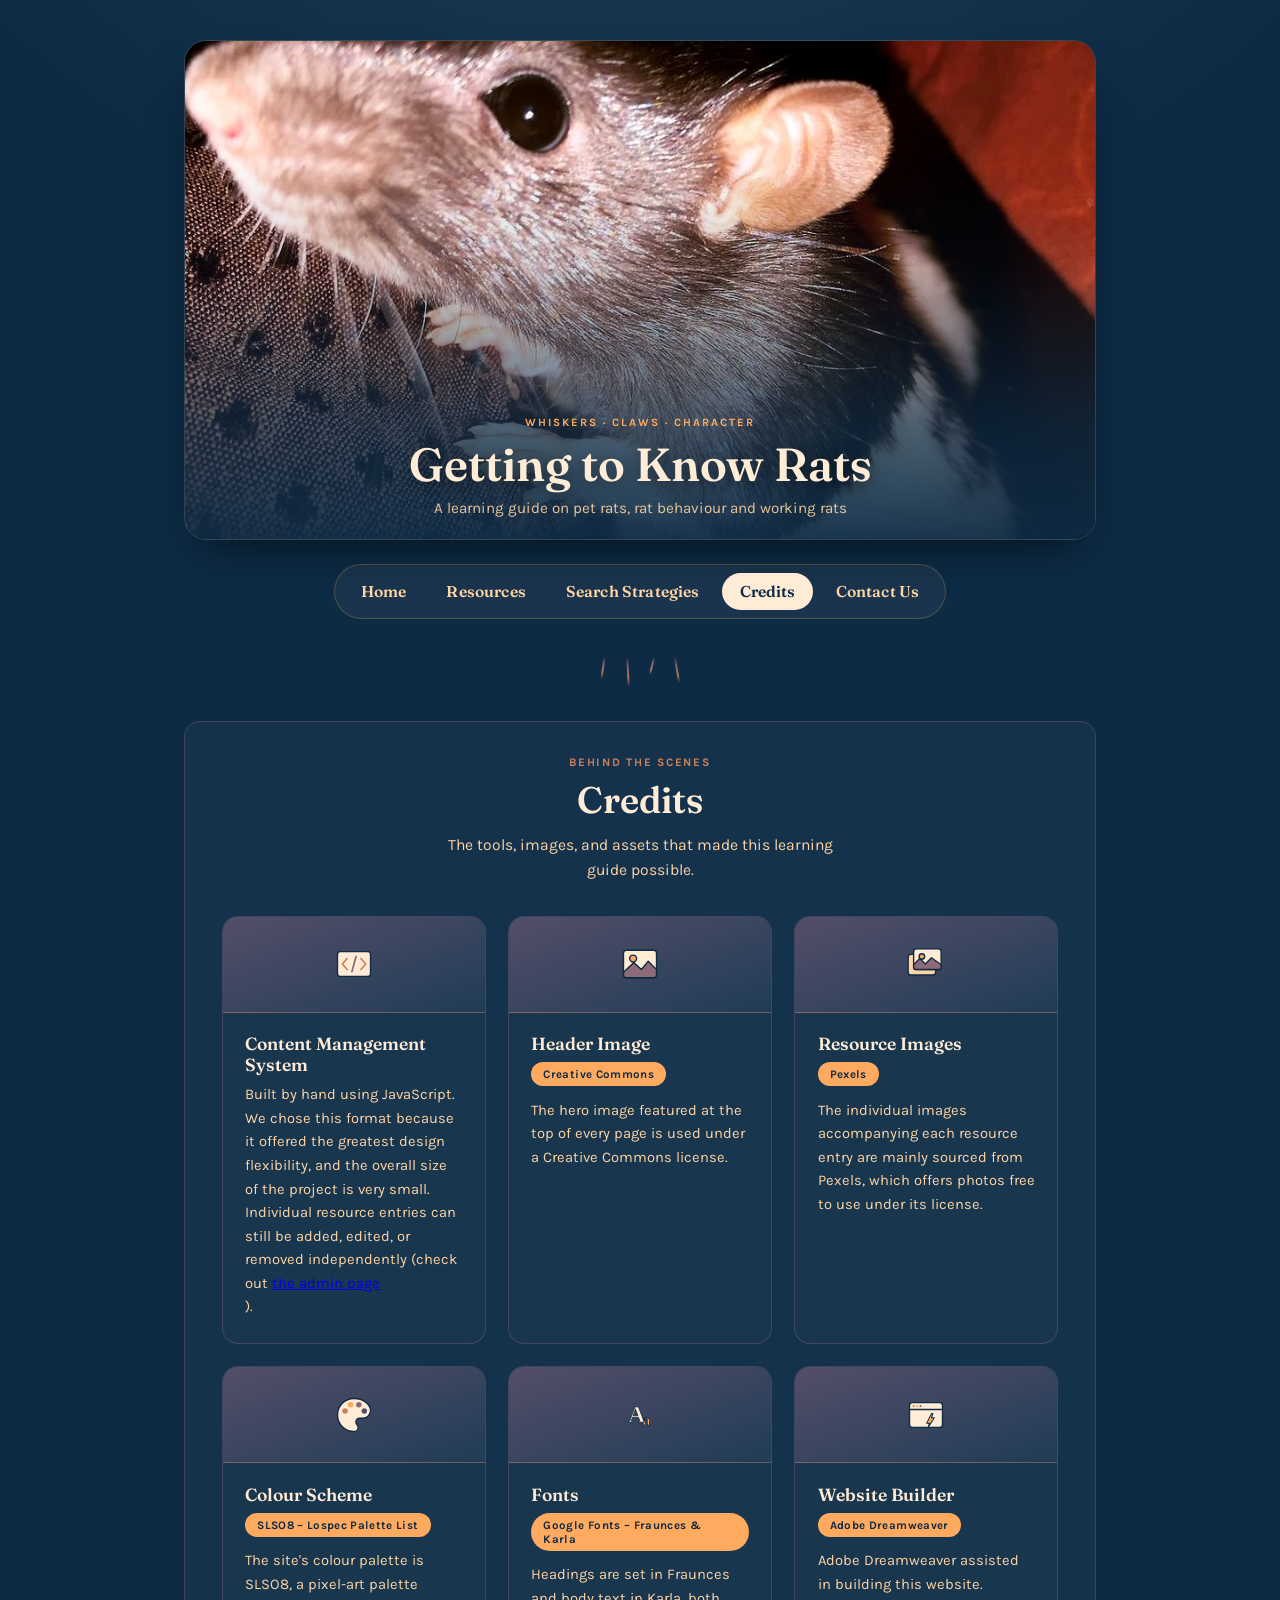
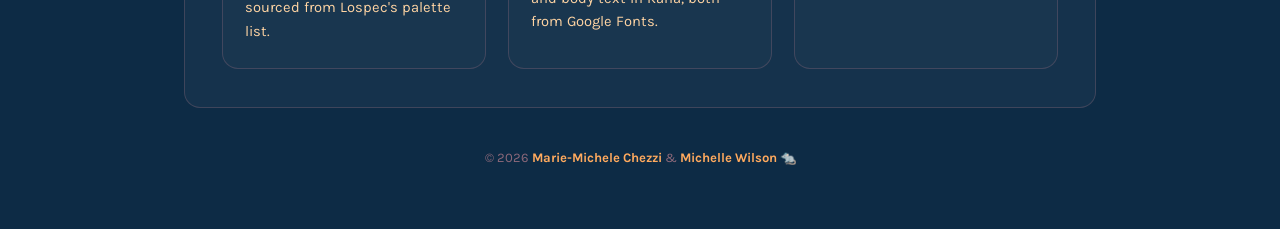
<file: credits.html>
<!DOCTYPE html>
<html lang="en">
<head>
<meta charset="UTF-8">
<meta name="viewport" content="width=device-width, initial-scale=1.0">
<title>Credits - Learning Guide</title>
<link rel="preconnect" href="https://fonts.googleapis.com">
<link rel="preconnect" href="https://fonts.gstatic.com" crossorigin>
<link href="https://fonts.googleapis.com/css2?family=Fraunces:opsz,wght@9..144,500;9..144,600;9..144,700&family=Karla:wght@400;500;700&display=swap" rel="stylesheet">
<link rel="stylesheet" href="styles.css">
</head>
<body>

<div class="page">

  <div class="hero">
    <img src="header.jpg" alt="A grey-and-white pet rat perched on upholstered fabric">
    <div class="hero-title">
      <span class="eyebrow">Whiskers &middot; Claws &middot; Character</span>
      <h1>Getting to Know Rats</h1>
      <p class="sub">A learning guide on pet rats, rat behaviour and working rats</p>
    </div>
  </div>

  <nav class="nav" aria-label="Primary">
    <a href="index.html">Home</a>
    <a href="categories.html">Resources</a>
    <a href="search.html">Search Strategies</a>
    <a href="#" class="current">Credits</a>
    <a href="contact.html">Contact Us</a>
  </nav>

  <div class="scratch-divider" aria-hidden="true">
    <span></span><span></span><span></span><span></span>
  </div>

  <main class="content">

    <div class="content-heading">
      <span class="kicker">Behind the Scenes</span>
      <h1>Credits</h1>
      <p>The tools, images, and assets that made this learning guide possible.</p>
    </div>

    <div class="credit-list">

      <div class="credit-entry">
        <div class="credit-icon">
          <svg viewBox="0 0 64 64" fill="none" xmlns="http://www.w3.org/2000/svg" aria-hidden="true">
            <rect x="8" y="14" width="48" height="36" rx="4" fill="#FFECD6" stroke="#0D2B45" stroke-width="2"/>
            <path d="M22 24L15 32L22 40" stroke="#D08159" stroke-width="2.5" stroke-linecap="round" stroke-linejoin="round" fill="none"/>
            <path d="M42 24L49 32L42 40" stroke="#D08159" stroke-width="2.5" stroke-linecap="round" stroke-linejoin="round" fill="none"/>
            <line x1="35" y1="21" x2="29" y2="43" stroke="#8D697A" stroke-width="2.5" stroke-linecap="round"/>
          </svg>
        </div>
        <div class="credit-body">
          <h2 class="credit-title">Content Management System</h2>
          <p class="credit-description">
            Built by hand using JavaScript. We chose this format because it offered the greatest
            design flexibility, and the overall size of the project is very small. Individual
            resource entries can still be added, edited, or removed independently (check out <a class="resource-entry" href="admin.html"> the admin
              page</a>).
          </p>
        </div>
      </div>

      <div class="credit-entry">
        <div class="credit-icon">
          <svg viewBox="0 0 64 64" fill="none" xmlns="http://www.w3.org/2000/svg" aria-hidden="true">
            <rect x="8" y="12" width="48" height="40" rx="4" fill="#FFECD6" stroke="#0D2B45" stroke-width="2"/>
            <circle cx="22" cy="24" r="5" fill="#FFAA5E" stroke="#0D2B45" stroke-width="2"/>
            <path d="M8 44L23 30L34 40L44 28L56 40V48C56 50.2091 54.2091 52 52 52H12C9.79086 52 8 50.2091 8 48V44Z" fill="#8D697A" stroke="#0D2B45" stroke-width="2" stroke-linejoin="round"/>
          </svg>
        </div>
        <div class="credit-body">
          <h2 class="credit-title">Header Image</h2>
          <a class="credit-url" href="https://creativecommons.org/" target="_blank" rel="noopener">Creative Commons</a>
          <p class="credit-description">
            The hero image featured at the top of every page is used under a Creative Commons
            license.
          </p>
        </div>
      </div>

      <div class="credit-entry">
        <div class="credit-icon">
          <svg viewBox="0 0 64 64" fill="none" xmlns="http://www.w3.org/2000/svg" aria-hidden="true">
            <rect x="6" y="18" width="40" height="30" rx="4" fill="#FFD4A3" stroke="#0D2B45" stroke-width="2"/>
            <rect x="14" y="10" width="40" height="30" rx="4" fill="#FFECD6" stroke="#0D2B45" stroke-width="2"/>
            <circle cx="26" cy="21" r="4" fill="#FFAA5E" stroke="#0D2B45" stroke-width="2"/>
            <path d="M14 33L23 24L31 32L40 23L54 33V37C54 38.6569 52.6569 40 51 40H17C15.3431 40 14 38.6569 14 37V33Z" fill="#8D697A" stroke="#0D2B45" stroke-width="2" stroke-linejoin="round"/>
          </svg>
        </div>
        <div class="credit-body">
          <h2 class="credit-title">Resource Images</h2>
          <a class="credit-url" href="https://www.pexels.com/" target="_blank" rel="noopener">Pexels</a>
          <p class="credit-description">
            The individual images accompanying each resource entry are mainly sourced from Pexels, which
            offers photos free to use under its license.
          </p>
        </div>
      </div>

      <div class="credit-entry">
        <div class="credit-icon">
          <svg viewBox="0 0 64 64" fill="none" xmlns="http://www.w3.org/2000/svg" aria-hidden="true">
            <path d="M32 8C18.7452 8 8 18.7452 8 32C8 45.2548 18.7452 56 32 56C35.3137 56 38 53.3137 38 50C38 48.3968 37.3735 46.9525 36.3492 45.8907C35.3735 44.8797 34.75 43.5085 34.75 42C34.75 39.1005 37.1005 36.75 40 36.75H45C51.0751 36.75 56 31.8251 56 25.75C56 15.9411 45.2548 8 32 8Z" fill="#FFECD6" stroke="#0D2B45" stroke-width="2" stroke-linejoin="round"/>
            <circle cx="19" cy="26" r="4" fill="#D08159"/>
            <circle cx="27" cy="17" r="4" fill="#FFAA5E"/>
            <circle cx="39" cy="17" r="4" fill="#8D697A"/>
            <circle cx="47" cy="26" r="4" fill="#544E68"/>
          </svg>
        </div>
        <div class="credit-body">
          <h2 class="credit-title">Colour Scheme</h2>
          <a class="credit-url" href="https://lospec.com/palette-list/slso8" target="_blank" rel="noopener">SLSO8 &ndash; Lospec Palette List</a>
          <p class="credit-description">
            The site's colour palette is SLSO8, a pixel-art palette sourced from Lospec's palette
            list.
          </p>
        </div>
      </div>

      <div class="credit-entry">
        <div class="credit-icon">
          <svg viewBox="0 0 64 64" fill="none" xmlns="http://www.w3.org/2000/svg" aria-hidden="true">
            <text x="15" y="42" font-family="Georgia, serif" font-size="34" font-weight="700" fill="#FFECD6" stroke="#0D2B45" stroke-width="1">A</text>
            <text x="36" y="46" font-family="Georgia, serif" font-size="22" font-weight="700" fill="#FFAA5E" stroke="#0D2B45" stroke-width="1">a</text>
          </svg>
        </div>
        <div class="credit-body">
          <h2 class="credit-title">Fonts</h2>
          <a class="credit-url" href="https://fonts.googleapis.com/css2?family=Fraunces:opsz,wght@9..144,500;9..144,600;9..144,700&family=Karla:wght@400;500;700&display=swap" target="_blank" rel="noopener">Google Fonts &ndash; Fraunces &amp; Karla</a>
          <p class="credit-description">
            Headings are set in Fraunces and body text in Karla, both from Google Fonts.
          </p>
        </div>
      </div>

      <div class="credit-entry">
        <div class="credit-icon">
          <svg viewBox="0 0 64 64" fill="none" xmlns="http://www.w3.org/2000/svg" aria-hidden="true">
            <rect x="8" y="14" width="48" height="36" rx="4" fill="#FFECD6" stroke="#0D2B45" stroke-width="2"/>
            <line x1="8" y1="24" x2="56" y2="24" stroke="#0D2B45" stroke-width="2"/>
            <circle cx="14" cy="19" r="1.6" fill="#D08159"/>
            <circle cx="19" cy="19" r="1.6" fill="#FFAA5E"/>
            <circle cx="24" cy="19" r="1.6" fill="#8D697A"/>
            <path d="M40 30L33 44H37L35 50L44 36H40L42 30H40Z" fill="#FFAA5E" stroke="#0D2B45" stroke-width="1.5" stroke-linejoin="round"/>
          </svg>
        </div>
        <div class="credit-body">
          <h2 class="credit-title">Website Builder</h2>
          <a class="credit-url" href="https://www.adobe.com/products/dreamweaver.html" target="_blank" rel="noopener">Adobe Dreamweaver</a>
          <p class="credit-description">
            Adobe Dreamweaver assisted in building this website.
          </p>
        </div>
      </div>

    </div>

  </main>

  <footer>
    &copy; 2026 <a href="contact.html">Marie-Michele Chezzi</a> &amp; <a href="contact.html">Michelle Wilson</a> 🐀
  </footer>

</div>

</body>
</html>
</file>
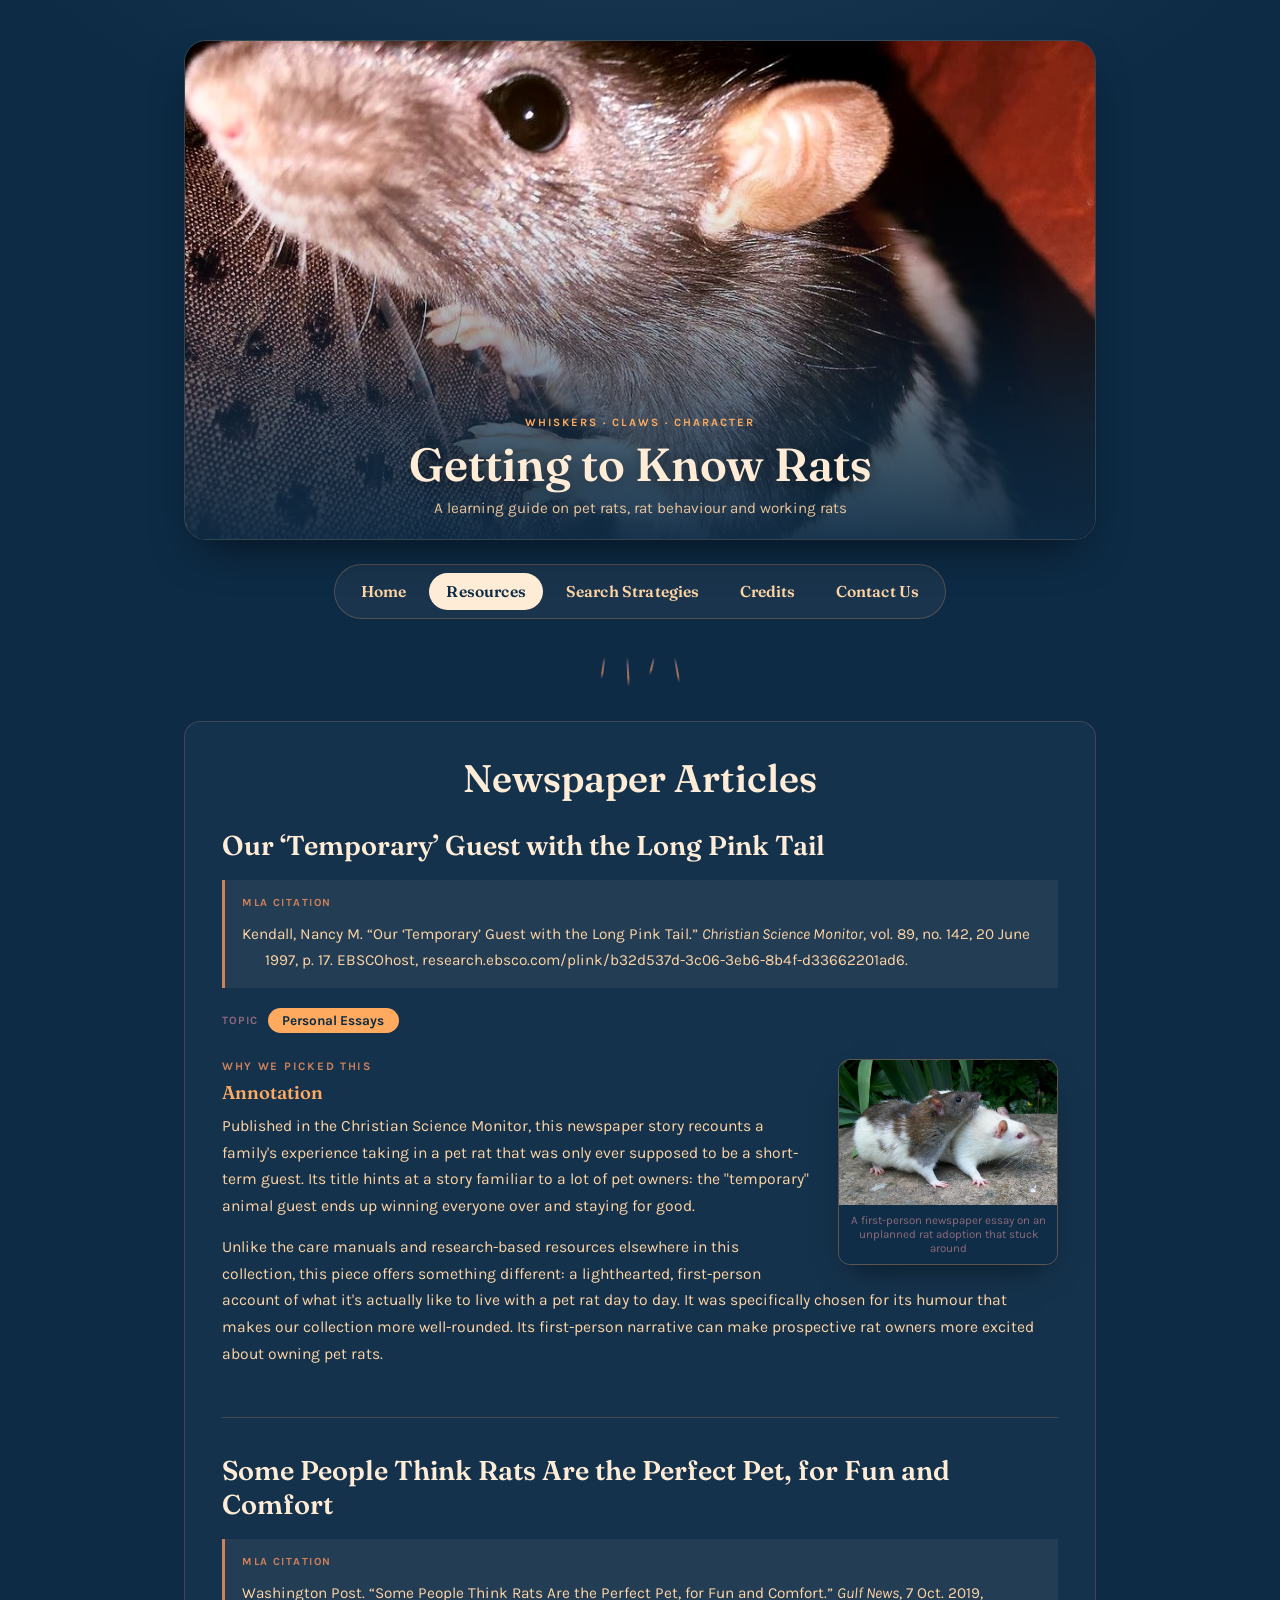
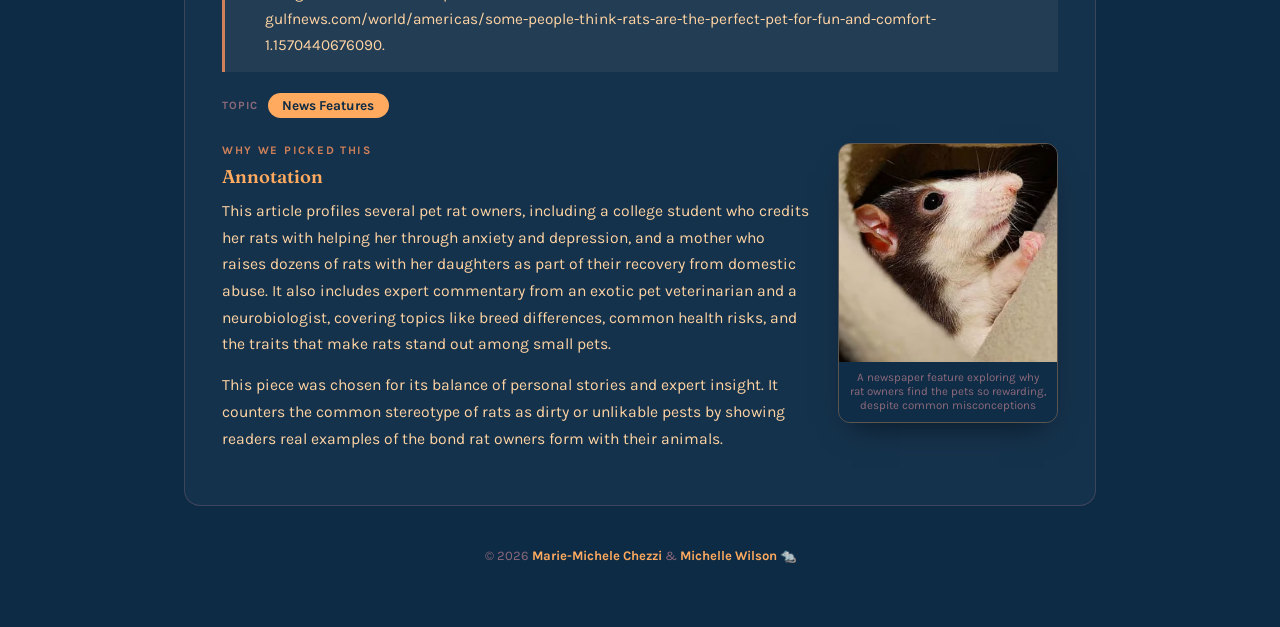
<file: newspaper.html>
<!DOCTYPE html>
<html lang="en">
<head>
<meta charset="UTF-8">
<meta name="viewport" content="width=device-width, initial-scale=1.0">
<title>Newspaper Articles - Learning Guide</title>
<link rel="preconnect" href="https://fonts.googleapis.com">
<link rel="preconnect" href="https://fonts.gstatic.com" crossorigin>
<link href="https://fonts.googleapis.com/css2?family=Fraunces:opsz,wght@9..144,500;9..144,600;9..144,700&family=Karla:wght@400;500;700&display=swap" rel="stylesheet">
<link rel="stylesheet" href="styles.css">
</head>
<body>

<div class="page">

  <div class="hero">
    <img src="header.jpg" alt="A grey-and-white pet rat perched">
    <div class="hero-title">
      <span class="eyebrow">Whiskers &middot; Claws &middot; Character</span>
      <h1>Getting to Know Rats</h1>
      <p class="sub">A learning guide on pet rats, rat behaviour and working rats</p>
    </div>
  </div>

  <nav class="nav" aria-label="Primary">
    <a href="index.html">Home</a>
    <a href="categories.html" class="current">Resources</a>
    <a href="search.html">Search Strategies</a>
    <a href="credits.html">Credits</a>
    <a href="contact.html">Contact Us</a>
  </nav>

  <div class="scratch-divider" aria-hidden="true">
    <span></span><span></span><span></span><span></span>
  </div>

  <main class="content">

    <h1 class="page-title">Newspaper Articles</h1>

    <div id="resource-list">
      <p style="color:var(--peach); text-align:center;">Loading resources&hellip;</p>
    </div>

  </main>

  <footer>
    &copy; 2026 <a href="contact.html">Marie-Michele Chezzi</a> &amp; <a href="contact.html">Michelle Wilson</a> 🐀
  </footer>

</div>

  <script src="data/newspaper-data.js"></script>
  <script src="resource-render.js"></script>
  <script>
    try {
      if (typeof NEWSPAPER_RESOURCES === "undefined") {
        throw new Error("NEWSPAPER_RESOURCES was not found. Make sure the data folder sits next to this page, and that you are viewing this site through a local web server rather than double-clicking the file, since many browsers block local scripts from file:// pages.");
      }
      if (typeof renderResourceList === "undefined") {
        throw new Error("renderResourceList was not found. resource-render.js did not load.");
      }
      renderResourceList("resource-list", NEWSPAPER_RESOURCES);
    } catch (err) {
      document.getElementById("resource-list").innerHTML =
        '<p style="color:var(--peach); text-align:center; max-width:60ch; margin:0 auto;">' +
        'Could not load resources: ' + err.message +
        '</p>';
      console.error(err);
    }
  </script>

</body>
</html>
</file>
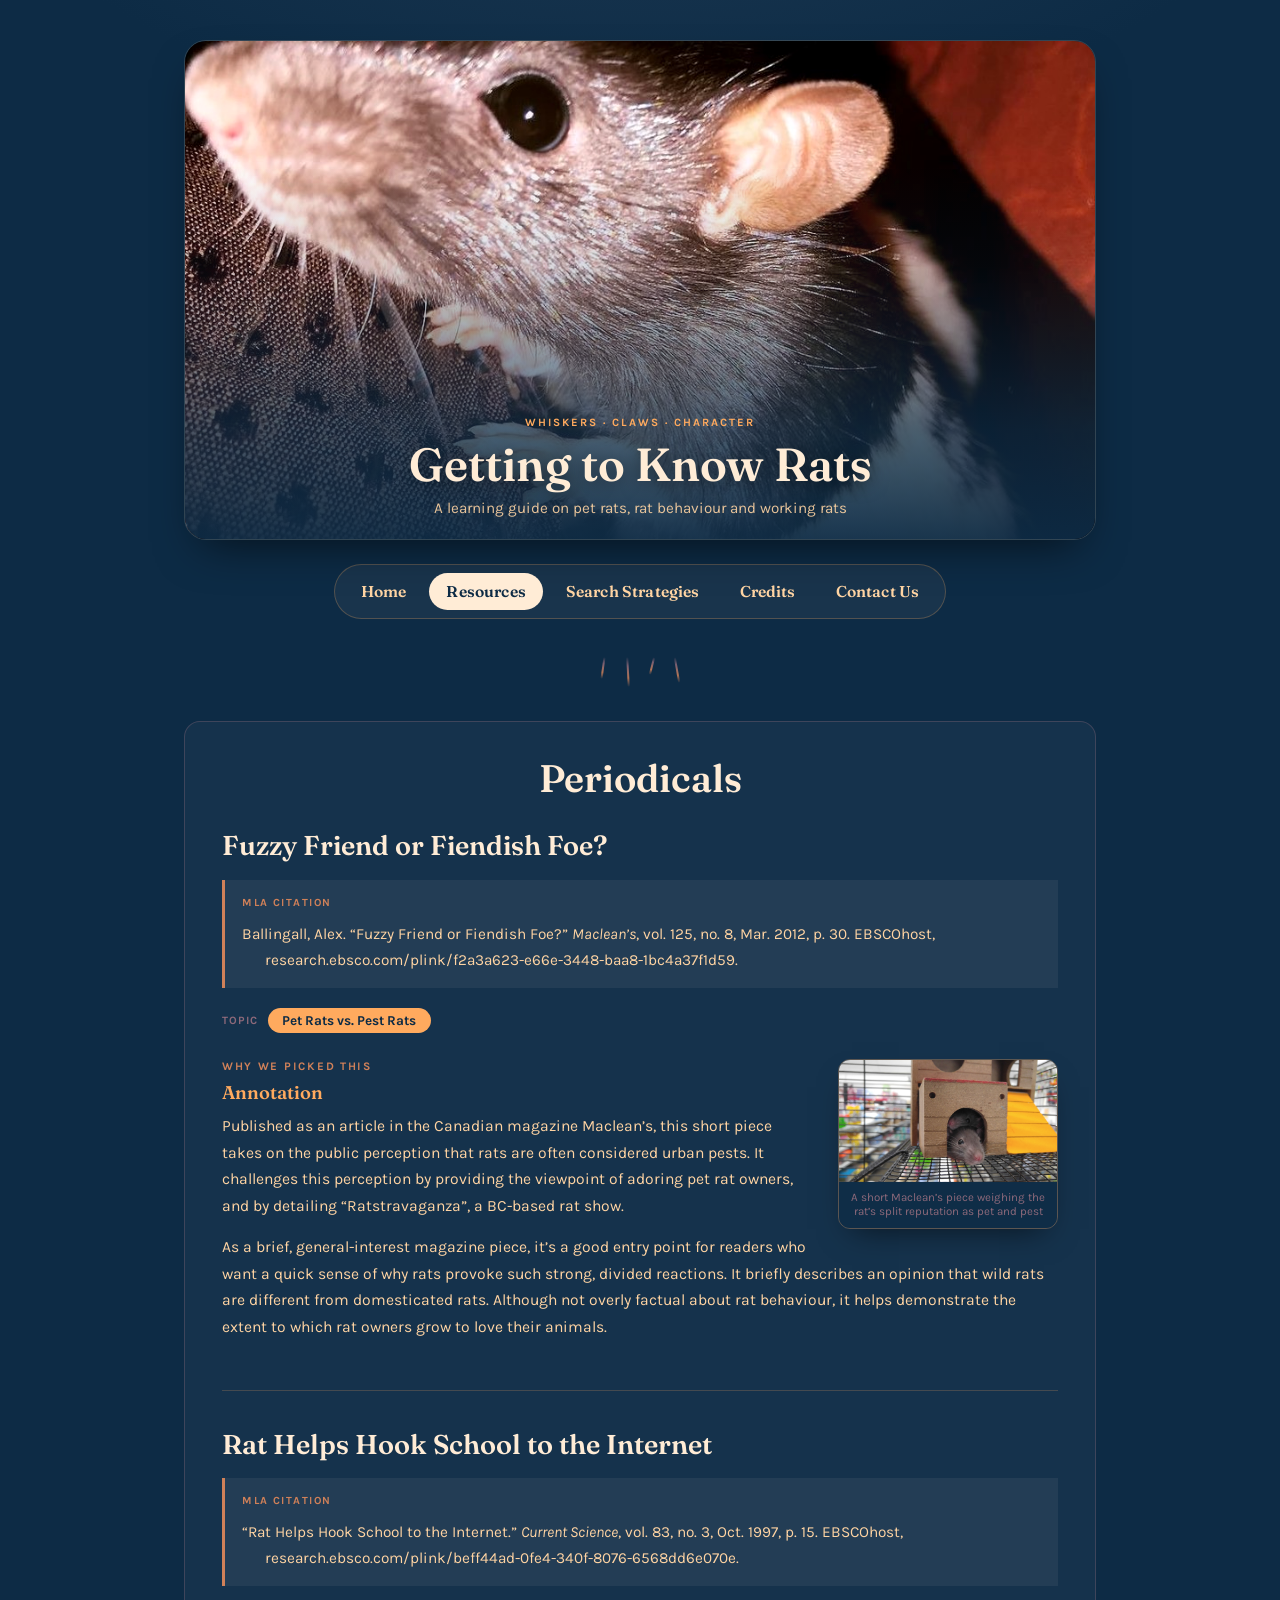
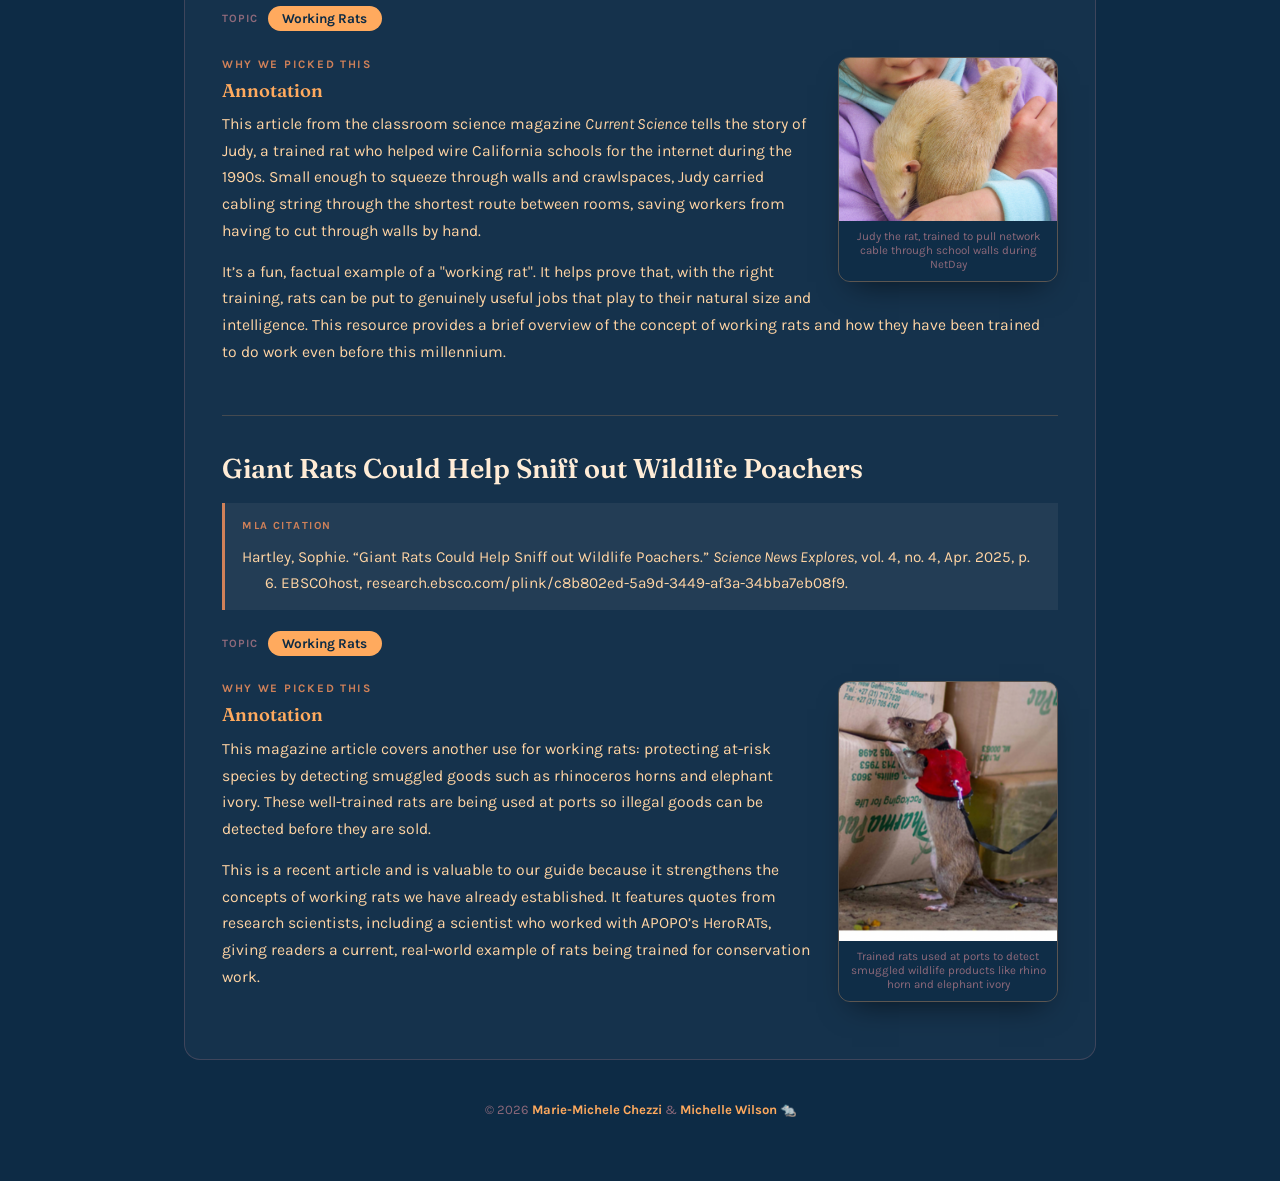
<file: periodicals.html>
<!DOCTYPE html>
<html lang="en">
<head>
<meta charset="UTF-8">
<meta name="viewport" content="width=device-width, initial-scale=1.0">
<title>Periodicals - Learning Guide</title>
<link rel="preconnect" href="https://fonts.googleapis.com">
<link rel="preconnect" href="https://fonts.gstatic.com" crossorigin>
<link href="https://fonts.googleapis.com/css2?family=Fraunces:opsz,wght@9..144,500;9..144,600;9..144,700&family=Karla:wght@400;500;700&display=swap" rel="stylesheet">
<link rel="stylesheet" href="styles.css">
</head>
<body>

<div class="page">

  <div class="hero">
    <img src="header.jpg" alt="A grey-and-white pet rat perched">
    <div class="hero-title">
      <span class="eyebrow">Whiskers &middot; Claws &middot; Character</span>
      <h1>Getting to Know Rats</h1>
      <p class="sub">A learning guide on pet rats, rat behaviour and working rats</p>
    </div>
  </div>

  <nav class="nav" aria-label="Primary">
    <a href="index.html">Home</a>
    <a href="categories.html" class="current">Resources</a>
    <a href="search.html">Search Strategies</a>
    <a href="credits.html">Credits</a>
    <a href="contact.html">Contact Us</a>
  </nav>

  <div class="scratch-divider" aria-hidden="true">
    <span></span><span></span><span></span><span></span>
  </div>

  <main class="content">

    <h1 class="page-title">Periodicals</h1>

    <div id="resource-list">
      <p style="color:var(--peach); text-align:center;">Loading resources&hellip;</p>
    </div>

  </main>

  <footer>
    &copy; 2026 <a href="contact.html">Marie-Michele Chezzi</a> &amp; <a href="contact.html">Michelle Wilson</a> 🐀
  </footer>

</div>

  <script src="data/periodicals-data.js"></script>
  <script src="resource-render.js"></script>
  <script>
    try {
      if (typeof PERIODICALS_RESOURCES === "undefined") {
        throw new Error("PERIODICALS_RESOURCES was not found. Make sure the data folder sits next to this page, and that you are viewing this site through a local web server rather than double-clicking the file, since many browsers block local scripts from file:// pages.");
      }
      if (typeof renderResourceList === "undefined") {
        throw new Error("renderResourceList was not found. resource-render.js did not load.");
      }
      renderResourceList("resource-list", PERIODICALS_RESOURCES);
    } catch (err) {
      document.getElementById("resource-list").innerHTML =
        '<p style="color:var(--peach); text-align:center; max-width:60ch; margin:0 auto;">' +
        'Could not load resources: ' + err.message +
        '</p>';
      console.error(err);
    }
  </script>

</body>
</html>
</file>
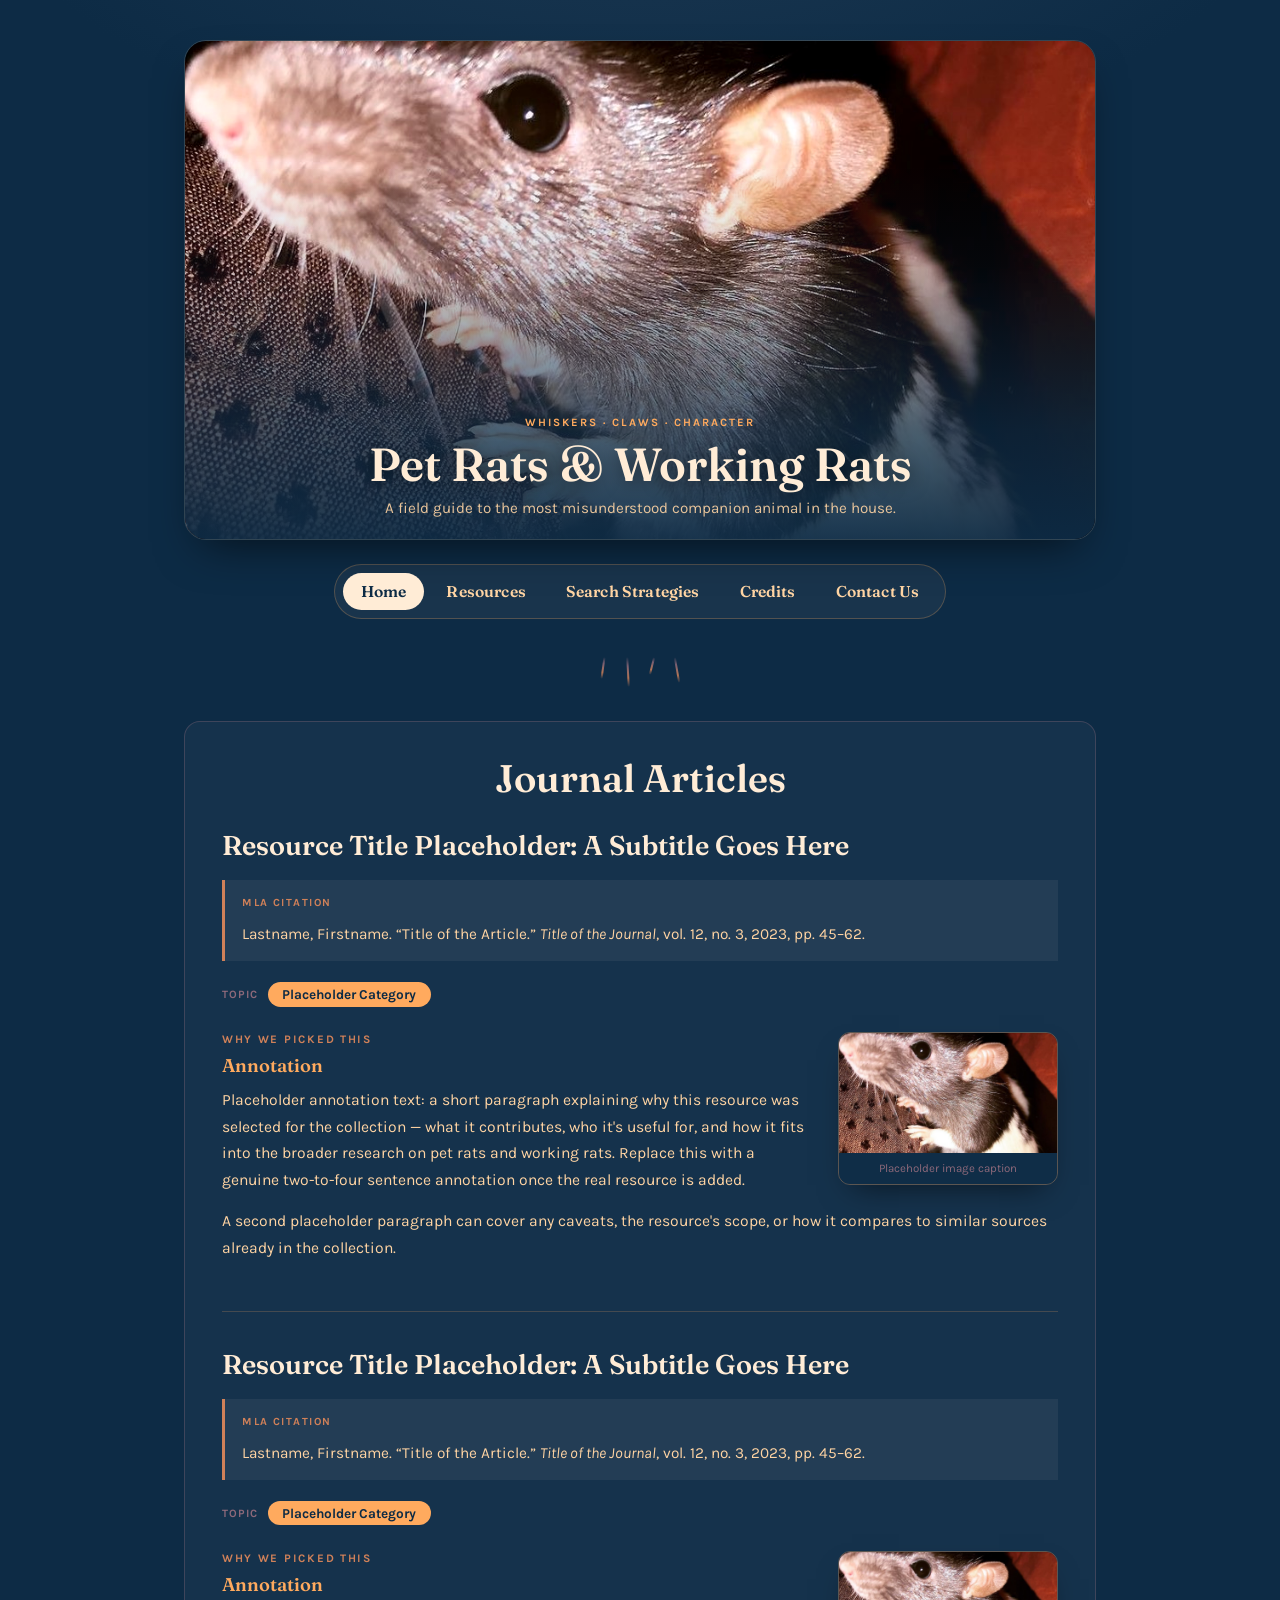
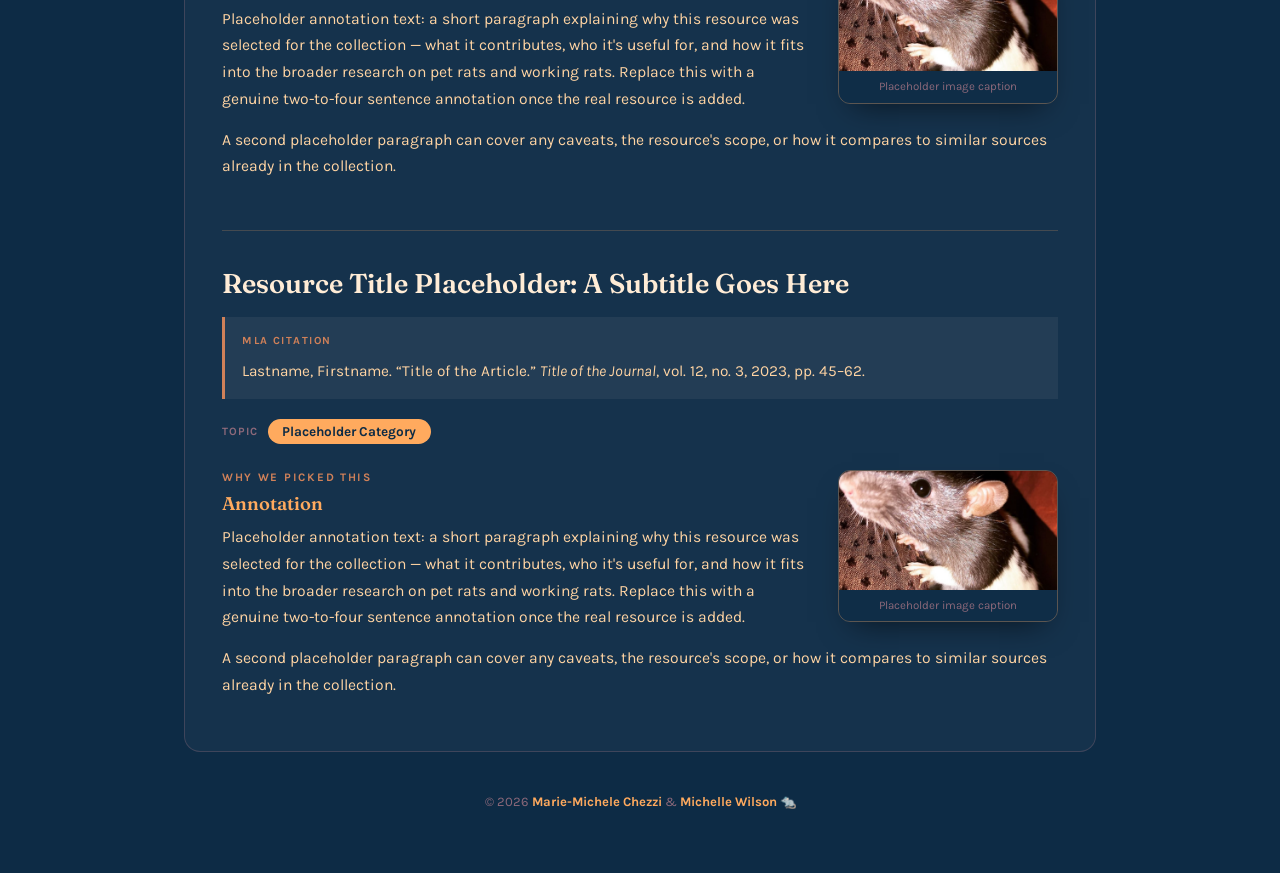
<file: resource_template.html>
<!DOCTYPE html>
<html lang="en">
<head>
<meta charset="UTF-8">
<meta name="viewport" content="width=device-width, initial-scale=1.0">
<title>Resource Title Placeholder — Pet Rats & Working Rats</title>
<link rel="preconnect" href="https://fonts.googleapis.com">
<link rel="preconnect" href="https://fonts.gstatic.com" crossorigin>
<link href="https://fonts.googleapis.com/css2?family=Fraunces:opsz,wght@9..144,500;9..144,600;9..144,700&family=Karla:wght@400;500;700&display=swap" rel="stylesheet">
<link rel="stylesheet" href="styles.css">
</head>
<body>

<div class="page">

  <div class="hero">
    <img src="header.jpg" alt="A grey-and-white pet rat perched on fabric">
    <div class="hero-title">
      <span class="eyebrow">Whiskers &middot; Claws &middot; Character</span>
      <h1>Pet Rats &amp; Working Rats</h1>
      <p class="sub">A field guide to the most misunderstood companion animal in the house.</p>
    </div>
  </div>

  <nav class="nav" aria-label="Primary">
    <a href="#" class="current">Home</a>
    <a href="#">Resources</a>
    <a href="#">Search Strategies</a>
    <a href="#">Credits</a>
    <a href="#">Contact Us</a>
  </nav>

  <div class="scratch-divider" aria-hidden="true">
    <span></span><span></span><span></span><span></span>
  </div>

  <main class="content">

    <h1 class="page-title">Journal Articles</h1>

    <div class="resource-entry">

      <h2 class="resource-title">Resource Title Placeholder: A Subtitle Goes Here</h2>

      <p class="citation">
        <span class="label">MLA Citation</span>
        Lastname, Firstname. &ldquo;Title of the Article.&rdquo; <em>Title of the Journal</em>, vol. 12, no. 3, 2023, pp. 45&ndash;62.
      </p>

      <div class="category-field">
        <span class="label">Topic</span>
        <span class="value">Placeholder Category</span>
      </div>

      <figure class="resource-image">
        <img src="header.jpg" alt="Placeholder cover image for this resource">
        <figcaption>Placeholder image caption</figcaption>
      </figure>

      <div class="annotation">
        <span class="kicker">Why We Picked This</span>
        <h3>Annotation</h3>
        <p>
          Placeholder annotation text: a short paragraph explaining why this resource was selected
          for the collection — what it contributes, who it's useful for, and how it fits into the
          broader research on pet rats and working rats. Replace this with a genuine two-to-four
          sentence annotation once the real resource is added.
        </p>
        <p>
          A second placeholder paragraph can cover any caveats, the resource's scope, or how it
          compares to similar sources already in the collection.
        </p>
      </div>

    </div>

    <div class="resource-entry">

      <h2 class="resource-title">Resource Title Placeholder: A Subtitle Goes Here</h2>

      <p class="citation">
        <span class="label">MLA Citation</span>
        Lastname, Firstname. &ldquo;Title of the Article.&rdquo; <em>Title of the Journal</em>, vol. 12, no. 3, 2023, pp. 45&ndash;62.
      </p>

      <div class="category-field">
        <span class="label">Topic</span>
        <span class="value">Placeholder Category</span>
      </div>

      <figure class="resource-image">
        <img src="header.jpg" alt="Placeholder cover image for this resource">
        <figcaption>Placeholder image caption</figcaption>
      </figure>

      <div class="annotation">
        <span class="kicker">Why We Picked This</span>
        <h3>Annotation</h3>
        <p>
          Placeholder annotation text: a short paragraph explaining why this resource was selected
          for the collection — what it contributes, who it's useful for, and how it fits into the
          broader research on pet rats and working rats. Replace this with a genuine two-to-four
          sentence annotation once the real resource is added.
        </p>
        <p>
          A second placeholder paragraph can cover any caveats, the resource's scope, or how it
          compares to similar sources already in the collection.
        </p>
      </div>

    </div>

    <div class="resource-entry">

      <h2 class="resource-title">Resource Title Placeholder: A Subtitle Goes Here</h2>

      <p class="citation">
        <span class="label">MLA Citation</span>
        Lastname, Firstname. &ldquo;Title of the Article.&rdquo; <em>Title of the Journal</em>, vol. 12, no. 3, 2023, pp. 45&ndash;62.
      </p>

      <div class="category-field">
        <span class="label">Topic</span>
        <span class="value">Placeholder Category</span>
      </div>

      <figure class="resource-image">
        <img src="header.jpg" alt="Placeholder cover image for this resource">
        <figcaption>Placeholder image caption</figcaption>
      </figure>

      <div class="annotation">
        <span class="kicker">Why We Picked This</span>
        <h3>Annotation</h3>
        <p>
          Placeholder annotation text: a short paragraph explaining why this resource was selected
          for the collection — what it contributes, who it's useful for, and how it fits into the
          broader research on pet rats and working rats. Replace this with a genuine two-to-four
          sentence annotation once the real resource is added.
        </p>
        <p>
          A second placeholder paragraph can cover any caveats, the resource's scope, or how it
          compares to similar sources already in the collection.
        </p>
      </div>

    </div>

  </main>

  <footer>
    &copy; 2026 <a href="contact.html">Marie-Michele Chezzi</a> &amp; <a href="contact.html">Michelle Wilson</a> 🐀
  </footer>

</div>

</body>
</html>
</file>
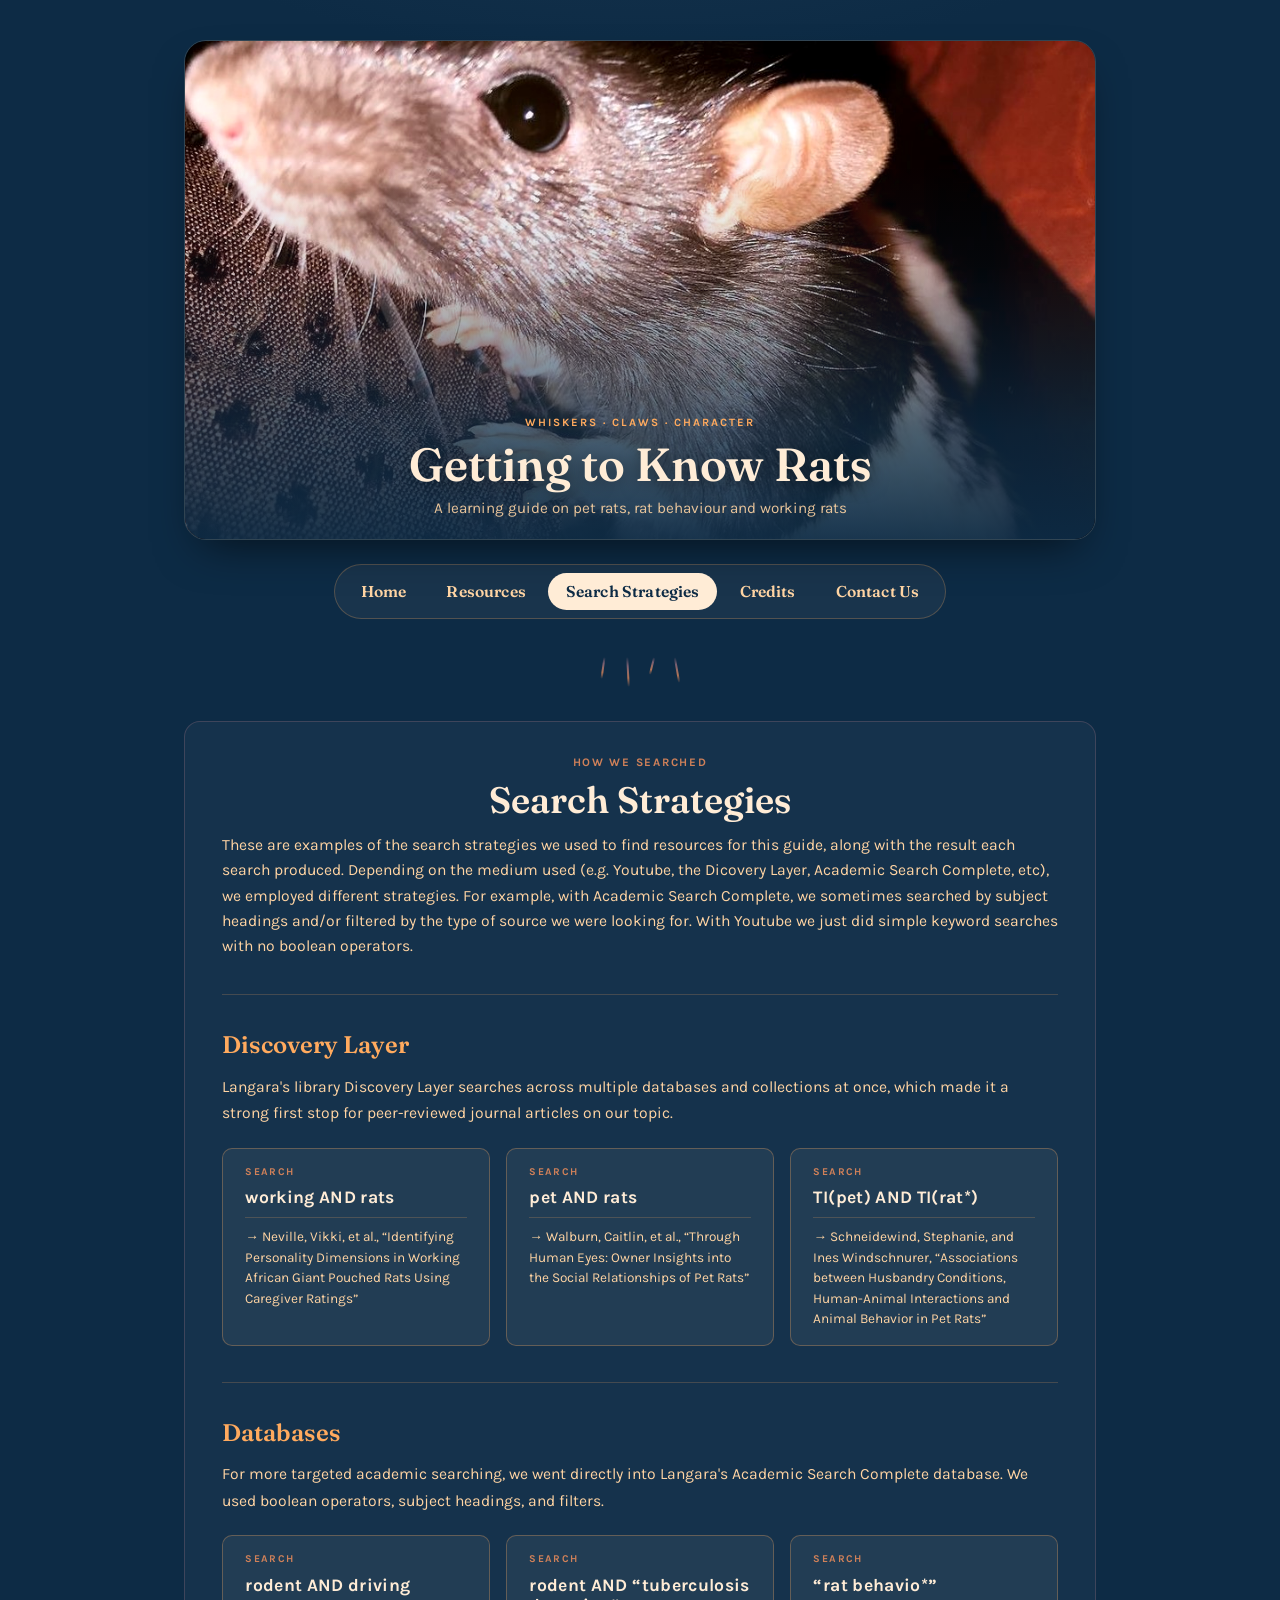
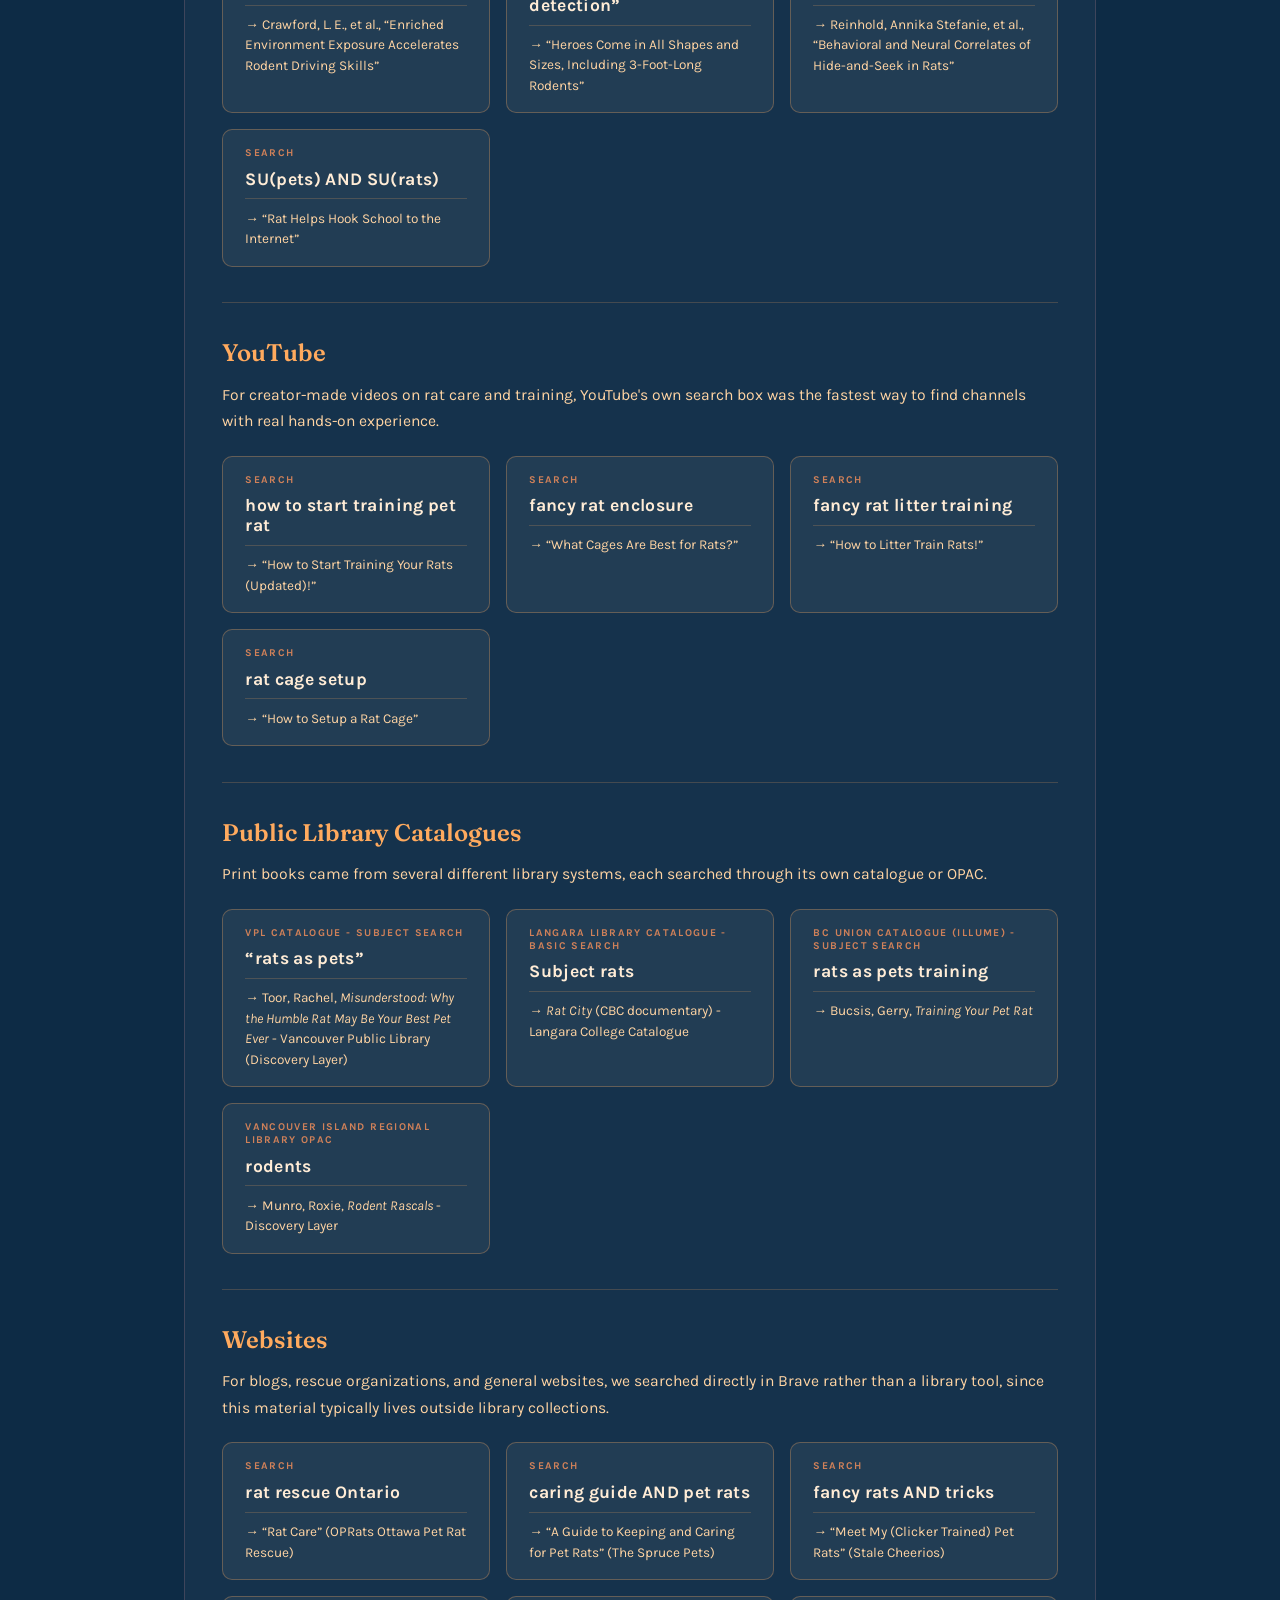
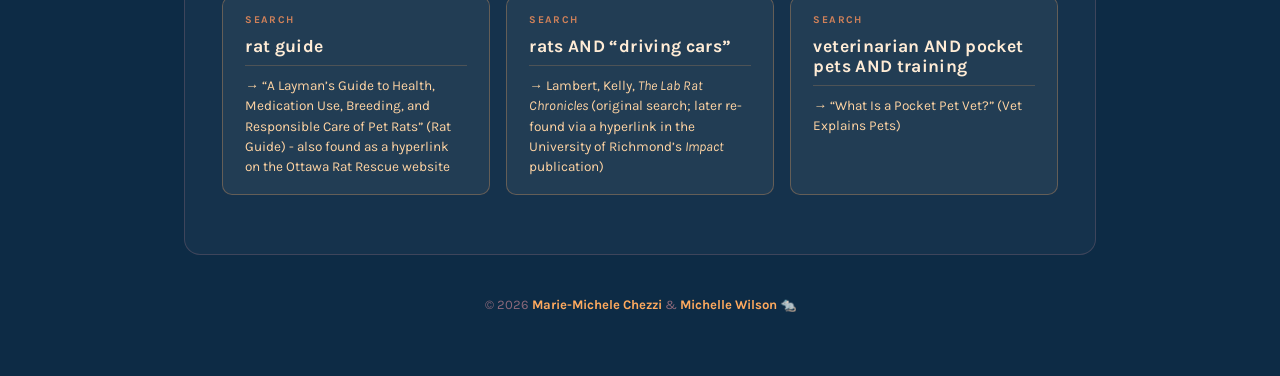
<file: search.html>
<!DOCTYPE html>
<html lang="en">
<head>
<meta charset="UTF-8">
<meta name="viewport" content="width=device-width, initial-scale=1.0">
<title>Search Strategies - Learning Guide</title>
<link rel="preconnect" href="https://fonts.googleapis.com">
<link rel="preconnect" href="https://fonts.gstatic.com" crossorigin>
<link href="https://fonts.googleapis.com/css2?family=Fraunces:opsz,wght@9..144,500;9..144,600;9..144,700&family=Karla:wght@400;500;700&display=swap" rel="stylesheet">
<link rel="stylesheet" href="styles.css">
</head>
<body class="page-search">

<div class="page">

  <div class="hero">
    <img src="header.jpg" alt="A grey-and-white pet rat perched">
    <div class="hero-title">
      <span class="eyebrow">Whiskers &middot; Claws &middot; Character</span>
      <h1>Getting to Know Rats</h1>
      <p class="sub">A learning guide on pet rats, rat behaviour and working rats</p>
    </div>
  </div>

  <nav class="nav" aria-label="Primary">
    <a href="index.html">Home</a>
    <a href="categories.html">Resources</a>
    <a href="#" class="current">Search Strategies</a>
    <a href="credits.html">Credits</a>
    <a href="contact.html">Contact Us</a>
  </nav>

  <div class="scratch-divider" aria-hidden="true">
    <span></span><span></span><span></span><span></span>
  </div>

  <main class="content">

    <div class="content-heading">
      <span class="kicker">How We Searched</span>
      <h1>Search Strategies</h1>
      <p>
        These are examples of the search strategies we used to find resources for this guide,
        along with the result each search produced. Depending on the medium used (e.g. Youtube, the Dicovery Layer,
        Academic Search Complete, etc), we employed different strategies. For example, with Academic Search Complete,
        we sometimes searched by subject headings and/or filtered by the type of source we were looking for. With Youtube
        we just did simple keyword searches with no boolean operators. 
      </p>
    </div>

    <div class="strategy-section">
      <h2>Discovery Layer</h2>
      <p>
        Langara's library Discovery Layer searches across multiple databases and collections at
        once, which made it a strong first stop for peer-reviewed journal articles on our topic.
      </p>
      <div class="strategy-grid">
        <div class="strategy-example">
          <span class="label">Search</span>
          <code>working AND rats</code>
          <span class="result">&rarr; Neville, Vikki, et al., &ldquo;Identifying Personality Dimensions in Working African Giant Pouched Rats Using Caregiver Ratings&rdquo;</span>
        </div>
        <div class="strategy-example">
          <span class="label">Search</span>
          <code>pet AND rats</code>
          <span class="result">&rarr; Walburn, Caitlin, et al., &ldquo;Through Human Eyes: Owner Insights into the Social Relationships of Pet Rats&rdquo;</span>
        </div>
        <div class="strategy-example">
          <span class="label">Search</span>
          <code>TI(pet) AND TI(rat*)</code>
          <span class="result">&rarr; Schneidewind, Stephanie, and Ines Windschnurer, &ldquo;Associations between Husbandry Conditions, Human-Animal Interactions and Animal Behavior in Pet Rats&rdquo;</span>
        </div>
      </div>
    </div>

    <div class="strategy-section">
      <h2>Databases</h2>
      <p>
        For more targeted academic searching, we went directly into Langara's Academic Search
        Complete database. We used boolean operators, subject headings, and filters.
      </p>
      <div class="strategy-grid">
        <div class="strategy-example">
          <span class="label">Search</span>
          <code>rodent AND driving</code>
          <span class="result">&rarr; Crawford, L. E., et al., &ldquo;Enriched Environment Exposure Accelerates Rodent Driving Skills&rdquo;</span>
        </div>
        <div class="strategy-example">
          <span class="label">Search</span>
          <code>rodent AND &ldquo;tuberculosis detection&rdquo;</code>
          <span class="result">&rarr; &ldquo;Heroes Come in All Shapes and Sizes, Including 3-Foot-Long Rodents&rdquo;</span>
        </div>
        <div class="strategy-example">
          <span class="label">Search</span>
          <code>&ldquo;rat behavio*&rdquo;</code>
          <span class="result">&rarr; Reinhold, Annika Stefanie, et al., &ldquo;Behavioral and Neural Correlates of Hide-and-Seek in Rats&rdquo;</span>
        </div>
        <div class="strategy-example">
          <span class="label">Search</span>
          <code>SU(pets) AND SU(rats)</code>
          <span class="result">&rarr; &ldquo;Rat Helps Hook School to the Internet&rdquo;</span>
        </div>
      </div>
    </div>

    <div class="strategy-section">
      <h2>YouTube</h2>
      <p>
        For creator-made videos on rat care and training, YouTube's own search box was the
        fastest way to find channels with real hands-on experience.
      </p>
      <div class="strategy-grid">
        <div class="strategy-example">
          <span class="label">Search</span>
          <code>how to start training pet rat</code>
          <span class="result">&rarr; &ldquo;How to Start Training Your Rats (Updated)!&rdquo;</span>
        </div>
        <div class="strategy-example">
          <span class="label">Search</span>
          <code>fancy rat enclosure</code>
          <span class="result">&rarr; &ldquo;What Cages Are Best for Rats?&rdquo;</span>
        </div>
        <div class="strategy-example">
          <span class="label">Search</span>
          <code>fancy rat litter training</code>
          <span class="result">&rarr; &ldquo;How to Litter Train Rats!&rdquo;</span>
        </div>
        <div class="strategy-example">
          <span class="label">Search</span>
          <code>rat cage setup</code>
          <span class="result">&rarr; &ldquo;How to Setup a Rat Cage&rdquo;</span>
        </div>
      </div>
    </div>

    <div class="strategy-section">
      <h2>Public Library Catalogues</h2>
      <p>
        Print books came from several different library systems, each searched through its own
        catalogue or OPAC.
      </p>
      <div class="strategy-grid">
        <div class="strategy-example">
          <span class="label">VPL Catalogue - Subject Search</span>
          <code>&ldquo;rats as pets&rdquo;</code>
          <span class="result">&rarr; Toor, Rachel, <em>Misunderstood: Why the Humble Rat May Be Your Best Pet Ever</em> - Vancouver Public Library (Discovery Layer)</span>
        </div>
        <div class="strategy-example">
          <span class="label">Langara Library Catalogue - Basic Search</span>
          <code>Subject rats</code>
          <span class="result">&rarr; <em>Rat City</em> (CBC documentary) - Langara College Catalogue</span>
        </div>
        <div class="strategy-example">
          <span class="label">BC Union Catalogue (Illume) - Subject Search</span>
          <code>rats as pets training</code>
          <span class="result">&rarr; Bucsis, Gerry, <em>Training Your Pet Rat</em></span>
        </div>
        <div class="strategy-example">
          <span class="label">Vancouver Island Regional Library OPAC</span>
          <code>rodents</code>
          <span class="result">&rarr; Munro, Roxie, <em>Rodent Rascals</em> - Discovery Layer</span>
        </div>
      </div>
    </div>

    <div class="strategy-section">
      <h2>Websites</h2>
      <p>
        For blogs, rescue organizations, and general websites, we searched directly in Brave
        rather than a library tool, since this material typically lives outside library
        collections.
      </p>
      <div class="strategy-grid">
        <div class="strategy-example">
          <span class="label">Search</span>
          <code>rat rescue Ontario</code>
          <span class="result">&rarr; &ldquo;Rat Care&rdquo; (OPRats Ottawa Pet Rat Rescue)</span>
        </div>
        <div class="strategy-example">
          <span class="label">Search</span>
          <code>caring guide AND pet rats</code>
          <span class="result">&rarr; &ldquo;A Guide to Keeping and Caring for Pet Rats&rdquo; (The Spruce Pets)</span>
        </div>
        <div class="strategy-example">
          <span class="label">Search</span>
          <code>fancy rats AND tricks</code>
          <span class="result">&rarr; &ldquo;Meet My (Clicker Trained) Pet Rats&rdquo; (Stale Cheerios)</span>
        </div>
        <div class="strategy-example">
          <span class="label">Search</span>
          <code>rat guide</code>
          <span class="result">&rarr; &ldquo;A Layman&rsquo;s Guide to Health, Medication Use, Breeding, and Responsible Care of Pet Rats&rdquo; (Rat Guide) - also found as a hyperlink on the Ottawa Rat Rescue website</span>
        </div>
        <div class="strategy-example">
          <span class="label">Search</span>
          <code>rats AND &ldquo;driving cars&rdquo;</code>
          <span class="result">&rarr; Lambert, Kelly, <em>The Lab Rat Chronicles</em> (original search; later re-found via a hyperlink in the University of Richmond&rsquo;s <em>Impact</em> publication)</span>
        </div>
        <div class="strategy-example">
          <span class="label">Search</span>
          <code>veterinarian AND pocket pets AND training</code>
          <span class="result">&rarr; &ldquo;What Is a Pocket Pet Vet?&rdquo; (Vet Explains Pets)</span>
        </div>
      </div>
    </div>

  </main>

  <footer>
    &copy; 2026 <a href="contact.html">Marie-Michele Chezzi</a> &amp; <a href="contact.html">Michelle Wilson</a> 🐀
  </footer>

</div>

</body>
</html>
</file>
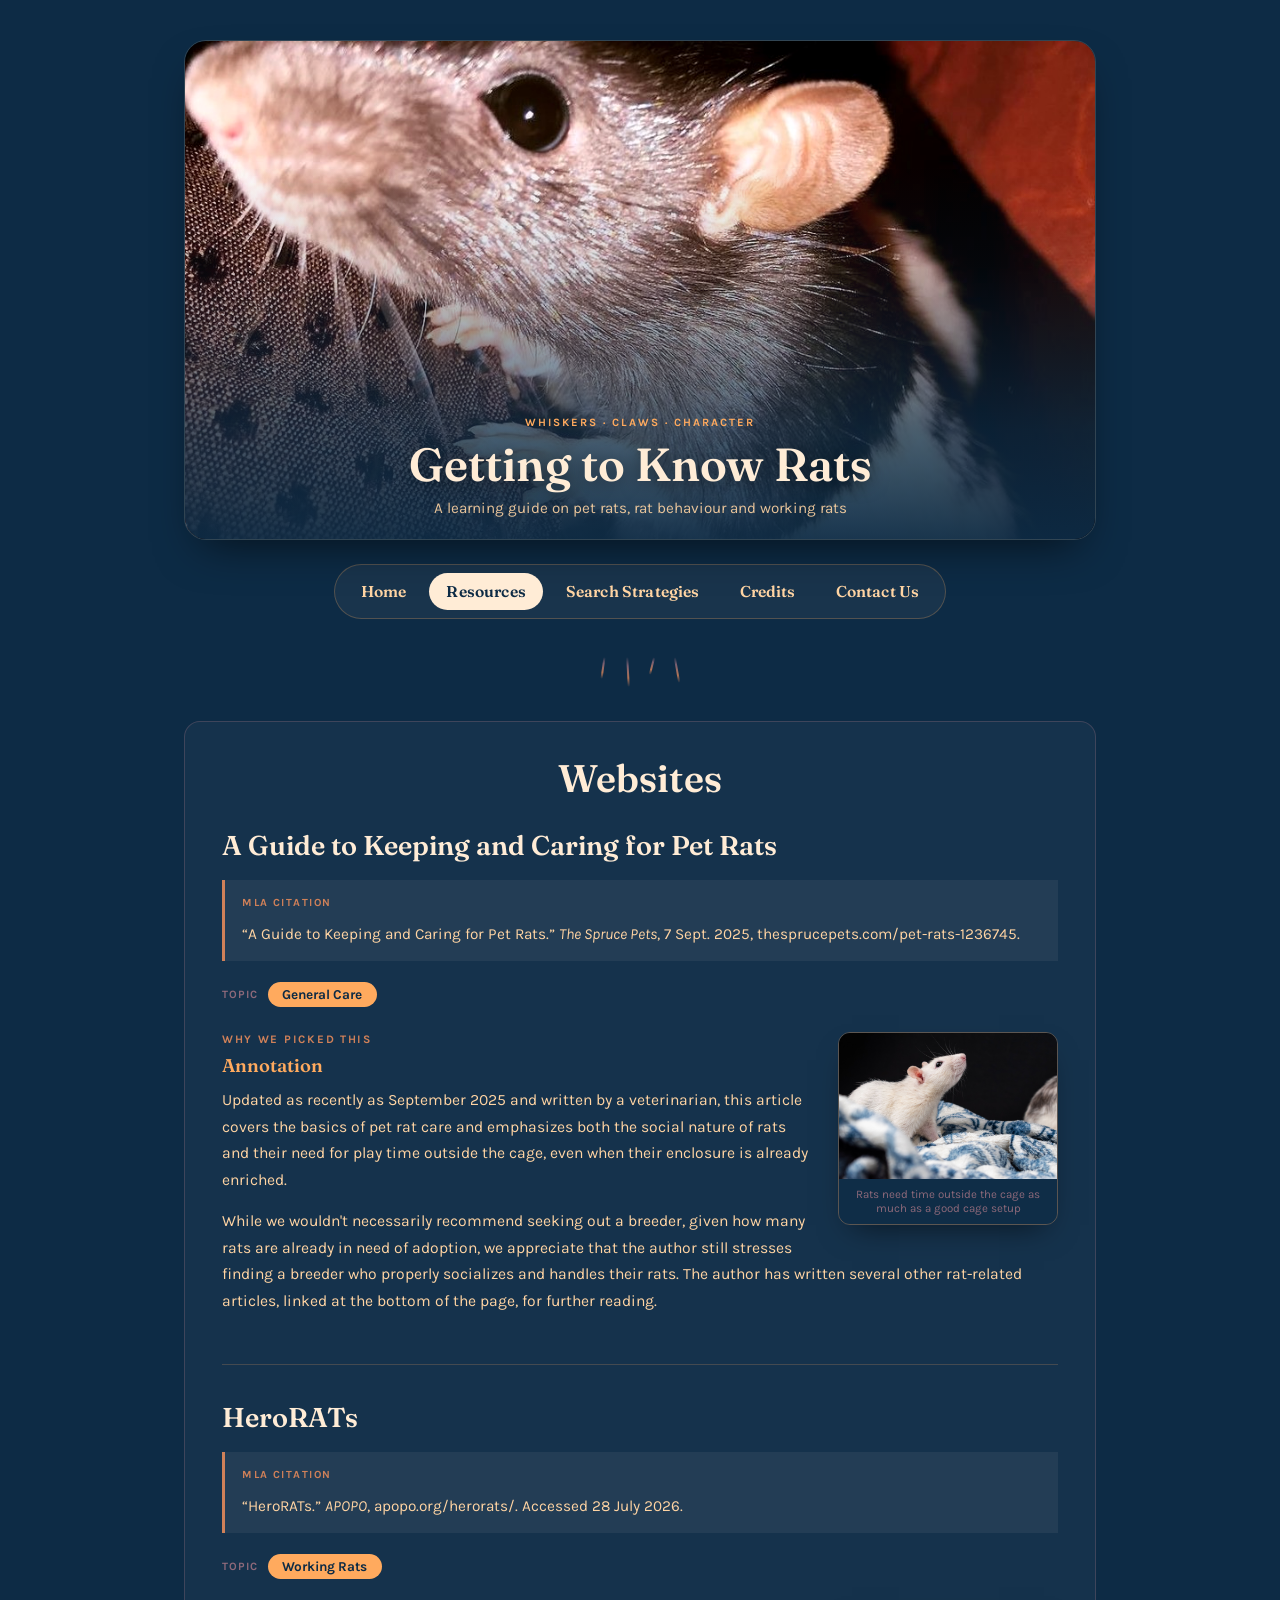
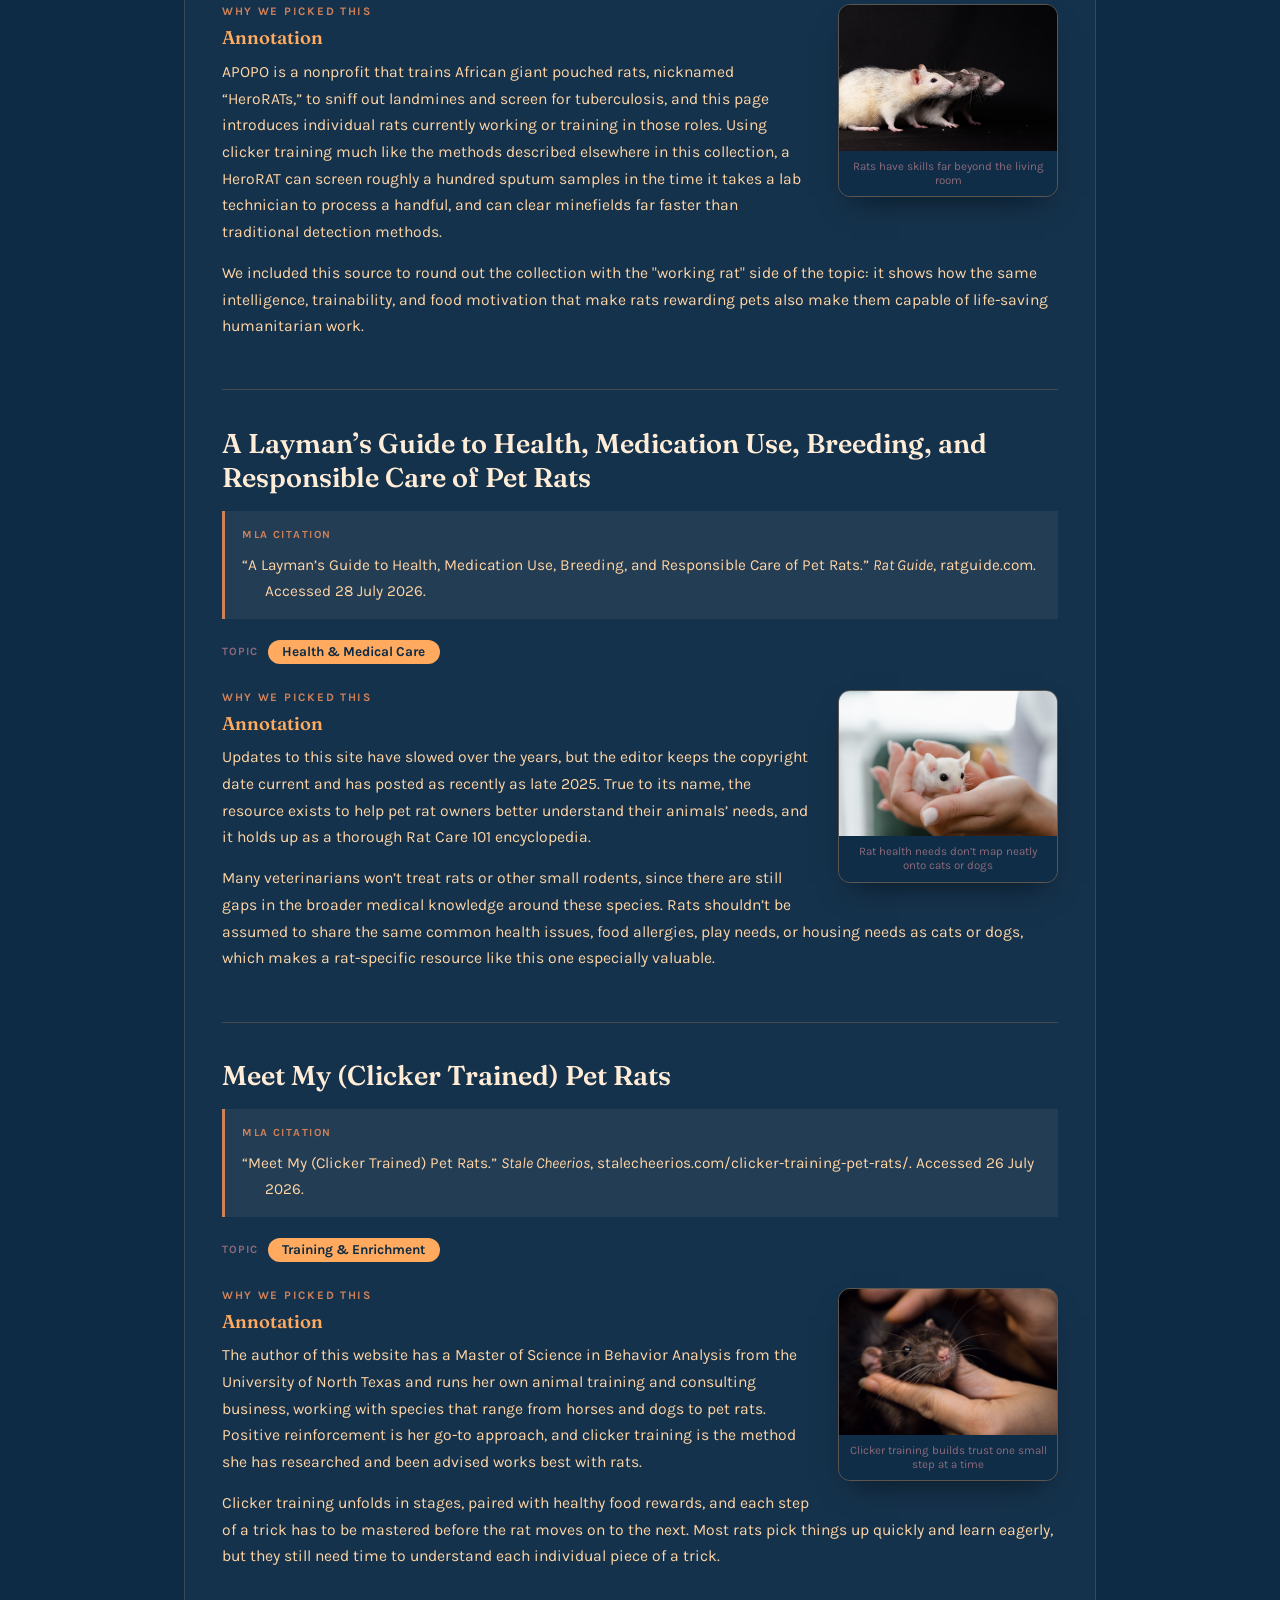
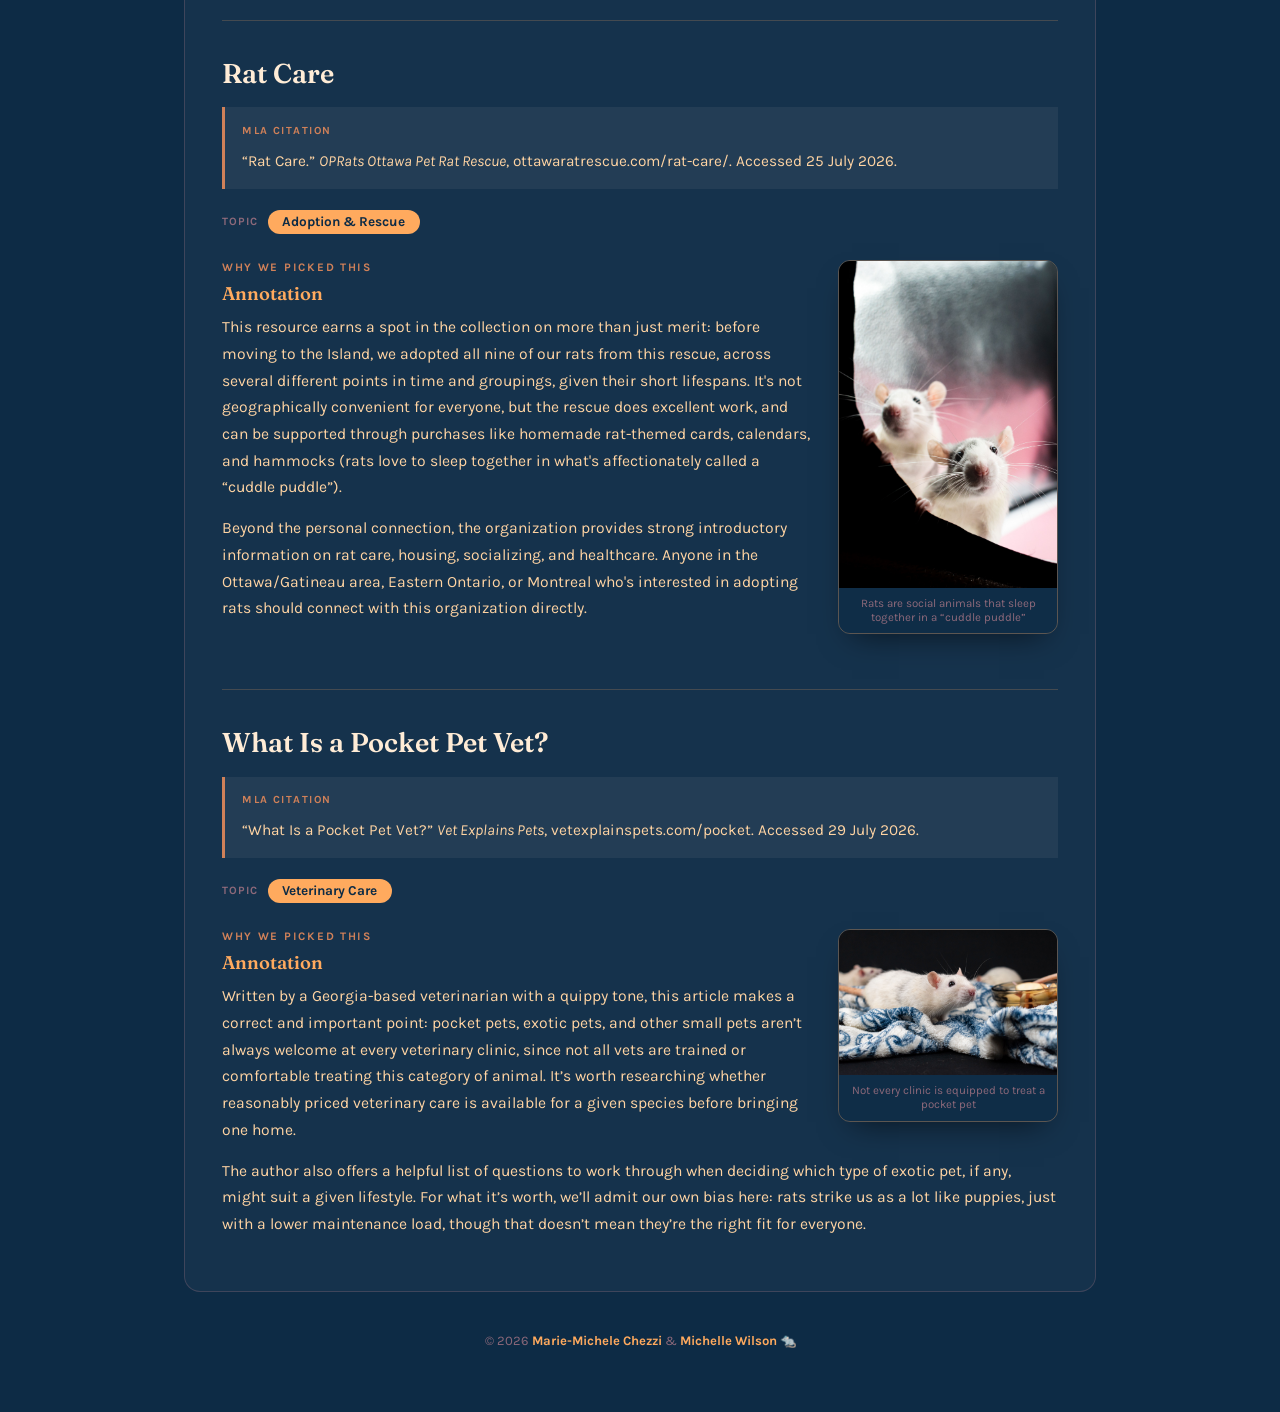
<file: websites.html>
<!DOCTYPE html>
<html lang="en">
<head>
<meta charset="UTF-8">
<meta name="viewport" content="width=device-width, initial-scale=1.0">
<title>Websites - Learning Guide</title>
<link rel="preconnect" href="https://fonts.googleapis.com">
<link rel="preconnect" href="https://fonts.gstatic.com" crossorigin>
<link href="https://fonts.googleapis.com/css2?family=Fraunces:opsz,wght@9..144,500;9..144,600;9..144,700&family=Karla:wght@400;500;700&display=swap" rel="stylesheet">
<link rel="stylesheet" href="styles.css">
</head>
<body>

<div class="page">

  <div class="hero">
    <img src="header.jpg" alt="A grey-and-white pet rat perched">
    <div class="hero-title">
      <span class="eyebrow">Whiskers &middot; Claws &middot; Character</span>
      <h1>Getting to Know Rats</h1>
      <p class="sub">A learning guide on pet rats, rat behaviour and working rats</p>
    </div>
  </div>

  <nav class="nav" aria-label="Primary">
    <a href="index.html">Home</a>
    <a href="categories.html" class="current">Resources</a>
    <a href="search.html">Search Strategies</a>
    <a href="credits.html">Credits</a>
    <a href="contact.html">Contact Us</a>
  </nav>

  <div class="scratch-divider" aria-hidden="true">
    <span></span><span></span><span></span><span></span>
  </div>

  <main class="content">

    <h1 class="page-title">Websites</h1>

    <div id="resource-list">
      <p style="color:var(--peach); text-align:center;">Loading resources&hellip;</p>
    </div>

  </main>

  <footer>
    &copy; 2026 <a href="contact.html">Marie-Michele Chezzi</a> &amp; <a href="contact.html">Michelle Wilson</a> 🐀
  </footer>

</div>

  <script src="data/websites-data.js"></script>
  <script src="resource-render.js"></script>
  <script>
    try {
      if (typeof WEBSITES_RESOURCES === "undefined") {
        throw new Error("WEBSITES_RESOURCES was not found. Make sure the data folder sits next to this page, and that you are viewing this site through a local web server rather than double-clicking the file, since many browsers block local scripts from file:// pages.");
      }
      if (typeof renderResourceList === "undefined") {
        throw new Error("renderResourceList was not found. resource-render.js did not load.");
      }
      renderResourceList("resource-list", WEBSITES_RESOURCES);
    } catch (err) {
      document.getElementById("resource-list").innerHTML =
        '<p style="color:var(--peach); text-align:center; max-width:60ch; margin:0 auto;">' +
        'Could not load resources: ' + err.message +
        '</p>';
      console.error(err);
    }
  </script>

</body>
</html>
</file>
<file: styles.css>
:root{
    --ink-deep:      #0d2b45;
    --ink-slate:     #203c56;
    --plum:          #544e68;
    --mauve:         #8d697a;
    --clay:          #d08159;
    --amber:         #ffaa5e;
    --peach:         #ffd4a3;
    --cream:         #ffecd6;
  }

  *{ box-sizing:border-box; }

  html,body{
    margin:0;
    padding:0;
    min-height:100vh;
    background:
      radial-gradient(1200px 700px at 50% -10%, var(--ink-slate) 0%, var(--ink-deep) 60%),
      var(--ink-deep);
    color: var(--cream);
    font-family:'Karla', sans-serif;
    display:flex;
    justify-content:center;
  }

  .page{
    width:100%;
    max-width:960px;
    margin:0 auto;
    padding:2.5rem 1.5rem 4rem;
  }

  h1,h2,h3,
  .brand,
  .nav a{
    font-family:'Fraunces', serif;
  }

  /* ---------- Header / hero image ---------- */

  .hero{
    position:relative;
    width:100%;
    height:clamp(280px, 44vw, 500px);
    border-radius:22px;
    overflow:hidden;
    box-shadow: 0 20px 45px -18px rgba(0,0,0,0.65);
    border:1px solid rgba(255,212,163,0.15);
  }

  .hero img{
    width:100%;
    height:100%;
    object-fit:cover;
    object-position: 30% 50%;
    display:block;
    filter: saturate(1.05) contrast(1.02);
  }

  .hero::after{
    content:"";
    position:absolute;
    inset:0;
    background: linear-gradient(
      to top,
      rgba(13,43,69,0.95) 0%,
      rgba(13,43,69,0.75) 22%,
      rgba(13,43,69,0.15) 55%,
      rgba(13,43,69,0) 75%
    );
  }

  .hero-title{
    position:absolute;
    left:0;
    right:0;
    bottom:0;
    padding: 2.4rem 2rem 1.4rem;
    z-index:2;
    text-align:center;
  }

  .hero-title .eyebrow{
    display:inline-block;
    font-family:'Karla', sans-serif;
    font-weight:700;
    letter-spacing:0.18em;
    text-transform:uppercase;
    font-size:0.7rem;
    color: var(--amber);
    margin-bottom:0.6rem;
  }

  .hero-title h1{
    margin:0;
    font-weight:600;
    font-size: clamp(1.9rem, 4.4vw, 2.9rem);
    line-height:1.1;
    color: var(--cream);
    text-shadow: 0 2px 18px rgba(0,0,0,0.5);
  }

  .hero-title .sub{
    margin:0.55rem 0 0;
    font-family:'Karla', sans-serif;
    font-size:0.95rem;
    color: var(--peach);
    opacity:0.9;
  }

  /* ---------- Navigation ---------- */

  nav.nav{
    display:flex;
    justify-content:center;
    align-items:center;
    flex-wrap:wrap;
    gap: 0.3rem;
    margin: 1.5rem auto 0;
    padding: 0.5rem;
    max-width: fit-content;
    background: rgba(255,236,214,0.05);
    border: 1px solid rgba(255,170,94,0.25);
    border-radius: 999px;
  }

  .nav a{
    position:relative;
    display:inline-block;
    padding: 0.55rem 1.1rem;
    color: var(--peach);
    text-decoration:none;
    font-weight:600;
    font-size:0.98rem;
    letter-spacing:0.01em;
    border-radius:999px;
    transition: color 0.2s ease, background 0.2s ease;
  }

  .nav a:hover,
  .nav a:focus-visible{
    color: var(--ink-deep);
    background: var(--amber);
    outline: none;
  }

  .nav a:focus-visible{
    box-shadow: 0 0 0 3px var(--ink-deep), 0 0 0 5px var(--amber);
  }

  .nav .current{
    color: var(--ink-deep);
    background: var(--cream);
  }

  /* ---------- Claw-mark divider (signature element) ---------- */

  .scratch-divider{
    display:flex;
    justify-content:center;
    gap: 1.4rem;
    margin: 2.4rem 0 2.1rem;
    opacity:0.85;
  }
  .scratch-divider span{
    width:2px;
    height: 22px;
    border-radius: 2px;
    background: linear-gradient(to bottom, transparent, var(--mauve) 30%, var(--clay) 70%, transparent);
    transform: rotate(8deg);
  }
  .scratch-divider span:nth-child(2){ height:30px; transform: rotate(-3deg); }
  .scratch-divider span:nth-child(3){ height:18px; transform: rotate(14deg); }
  .scratch-divider span:nth-child(4){ height:26px; transform: rotate(-10deg); }

  /* ---------- Main content ---------- */

  body.page-index main.content{
    background:none;
    border:none;
    padding:0;
    display:grid;
    grid-template-columns: minmax(0, 1.8fr) minmax(0, 1fr);
    gap: 2.2rem;
    align-items:start;
  }

  body.page-index main.content::after{
    content:none;
  }

  .col{
    background: rgba(32,60,86,0.45);
    border: 1px solid rgba(141,105,122,0.35);
    border-radius: 16px;
    padding: 1.8rem 1.9rem;
  }

  .col.aside{
    background: rgba(84,78,104,0.28);
    border-color: rgba(208,129,89,0.3);
  }

  .col h2{
    margin:0 0 0.3rem;
    font-weight:600;
    font-size:1.5rem;
    color: var(--cream);
  }

  .col .kicker{
    font-family:'Karla', sans-serif;
    font-size:0.72rem;
    font-weight:700;
    letter-spacing:0.15em;
    text-transform:uppercase;
    color: var(--clay);
    margin-bottom:0.5rem;
    display:block;
  }

  .col p{
    line-height:1.65;
    color: var(--peach);
    font-size:0.98rem;
    margin: 0.8rem 0;
  }

  .col p:first-of-type{ margin-top: 0.9rem; }

  .col a{
    color: var(--amber);
    text-decoration:none;
    border-bottom: 1px solid rgba(255,170,94,0.4);
    transition: color 0.2s ease, border-color 0.2s ease;
  }

  .col a:hover,
  .col a:focus-visible{
    color: var(--peach);
    border-color: var(--peach);
    outline:none;
  }

  .col a:focus-visible{
    box-shadow: 0 0 0 3px var(--ink-deep), 0 0 0 5px var(--amber);
    border-radius:3px;
  }

  .col h3{
    margin: 1.4rem 0 0.4rem;
    font-size:1.08rem;
    font-weight:600;
    color: var(--amber);
  }

  .tag-row{
    display:flex;
    flex-wrap:wrap;
    gap:0.5rem;
    margin-top:1rem;
  }

  .tag{
    font-family:'Karla', sans-serif;
    font-size:0.78rem;
    font-weight:700;
    padding: 0.3rem 0.75rem;
    border-radius:999px;
    background: rgba(255,170,94,0.15);
    border:1px solid rgba(255,170,94,0.4);
    color: var(--amber);
  }

  .col ul{
    list-style:none;
    margin: 0.9rem 0 0;
    padding:0;
  }
  .col li{
    position:relative;
    padding-left:1.3rem;
    margin-bottom:0.85rem;
    line-height:1.5;
    color: var(--peach);
    font-size:0.94rem;
  }
  .col li::before{
    content:"";
    position:absolute;
    left:0;
    top:0.45em;
    width:8px;
    height:8px;
    background: var(--clay);
    border-radius:2px;
    transform: rotate(45deg);
  }

  footer{
    text-align:center;
    margin-top:2.6rem;
    color: var(--mauve);
    font-size:0.82rem;
  }

  footer a{
    color: var(--amber);
    font-weight:700;
    text-decoration:none;
  }

  footer a:hover,
  footer a:focus-visible{
    text-decoration:underline;
    color: var(--peach);
    outline:none;
  }

  /* ---------- Responsive ---------- */

  @media (max-width: 680px){
    body.page-index main.content{ grid-template-columns: 1fr; }
    .nav a{ padding:0.5rem 0.85rem; font-size:0.9rem; }
  }

  /* ---------- Main content: category cards ---------- */

  body.page-categories main.content{
    background:none;
    border:none;
    padding:0;
  }

  .content-heading{
    text-align:center;
    margin-bottom: 2rem;
  }

  .content-heading .kicker{
    font-family:'Karla', sans-serif;
    font-size:0.72rem;
    font-weight:700;
    letter-spacing:0.15em;
    text-transform:uppercase;
    color: var(--clay);
    display:block;
    margin-bottom:0.5rem;
  }

  .content-heading h1{
    margin:0;
    font-weight:600;
    font-size: clamp(1.7rem, 3.4vw, 2.3rem);
    color: var(--cream);
  }

  .content-heading p{
    margin: 0.7rem auto 0;
    max-width: 46ch;
    color: var(--peach);
    line-height:1.6;
    font-size:0.98rem;
  }

  body.page-search .content-heading p{
    max-width: none;
    margin-left: 0;
    margin-right: 0;
    text-align: left;
  }

  .card-grid{
    display:grid;
    grid-template-columns: repeat(2, 1fr);
    gap: 1.6rem;
  }

  .card{
    display:flex;
    flex-direction:column;
    background: rgba(32,60,86,0.45);
    border: 1px solid rgba(141,105,122,0.35);
    border-radius: 16px;
    overflow:hidden;
    color: inherit;
    transition: transform 0.2s ease, border-color 0.2s ease, box-shadow 0.2s ease;
  }

  .card:hover{
    transform: translateY(-4px);
    border-color: rgba(255,170,94,0.55);
    box-shadow: 0 18px 34px -18px rgba(0,0,0,0.55);
  }

  .card-image{
    position:relative;
    height: 150px;
    display:flex;
    align-items:center;
    justify-content:center;
    background: linear-gradient(160deg, var(--plum) 0%, var(--ink-slate) 100%);
    border-bottom: 1px solid rgba(255,170,94,0.25);
  }

  .card-image svg{
    width: 64px;
    height: 64px;
  }

  .card-body{
    padding: 1.3rem 1.4rem 1.5rem;
  }

  .card-body h2{
    margin: 0 0 0.4rem;
    font-weight:600;
    font-size:1.25rem;
    color: var(--cream);
  }

  .card-body p{
    margin:0;
    font-size:0.92rem;
    line-height:1.55;
    color: var(--peach);
  }

  .card-body .go{
    display:inline-block;
    margin-top:0.8rem;
    font-family:'Karla', sans-serif;
    font-weight:700;
    font-size:0.8rem;
    letter-spacing:0.05em;
    text-transform:uppercase;
    color: var(--amber);
    text-decoration:none;
    border-radius:4px;
    transition: color 0.2s ease;
  }

  .card-body .go:hover,
  .card-body .go:focus-visible{
    color: var(--peach);
    outline:none;
    text-decoration:underline;
  }

  .card-body .go:focus-visible{
    box-shadow: 0 0 0 3px var(--ink-deep), 0 0 0 5px var(--amber);
    text-decoration:none;
  }

  @media (max-width: 620px){
    .nav a{ padding:0.5rem 0.85rem; font-size:0.9rem; }
    .card-grid{ grid-template-columns: 1fr; }
  }

  /* ---------- Main content: single resource card ---------- */

  main.content{
    background: rgba(32,60,86,0.45);
    border: 1px solid rgba(141,105,122,0.35);
    border-radius: 16px;
    padding: 2.1rem 2.3rem 2.4rem;
  }

  main.content::after{
    content:"";
    display:table;
    clear:both;
  }

  .page-title{
    margin: 0 0 1.7rem;
    font-weight:600;
    font-size: clamp(1.8rem, 3.6vw, 2.4rem);
    line-height:1.2;
    color: var(--cream);
    text-align:center;
  }

  .resource-entry{
    padding-top: 2.2rem;
    margin-top: 2.2rem;
    border-top: 1px solid rgba(255,170,94,0.2);
  }

  .resource-entry:first-of-type{
    padding-top: 0;
    margin-top: 0;
    border-top: none;
  }

  .resource-entry::after{
    content:"";
    display:table;
    clear:both;
  }

  .resource-title{
    margin: 0 0 1.1rem;
    font-weight:600;
    font-size: clamp(1.3rem, 2.6vw, 1.7rem);
    line-height:1.25;
    color: var(--cream);
  }

  .citation{
    font-family:'Karla', sans-serif;
    font-size:0.96rem;
    line-height:1.7;
    color: var(--peach);
    background: rgba(255,236,214,0.06);
    border-left: 3px solid var(--clay);
    padding: 0.9rem 1.1rem;
    margin: 0 0 1.3rem;
  }

  .citation .label{
    display:block;
    font-weight:700;
    letter-spacing:0.13em;
    text-transform:uppercase;
    font-size:0.68rem;
    color: var(--clay);
    margin-bottom:0.5rem;
  }

  .citation .citation-text{
    display:block;
    text-indent:-1.4rem;
    padding-left:1.4rem;
  }

  .category-field{
    display:flex;
    align-items:center;
    gap:0.6rem;
    margin-bottom:1.6rem;
    font-size:0.92rem;
  }

  .category-field .label{
    font-weight:700;
    letter-spacing:0.1em;
    text-transform:uppercase;
    font-size:0.7rem;
    color: var(--mauve);
  }

  .category-field .value{
    display:inline-block;
    font-family:'Karla', sans-serif;
    font-weight:700;
    font-size:0.85rem;
    color: var(--ink-deep);
    background: var(--amber);
    padding: 0.3rem 0.9rem;
    border-radius:999px;
  }

  .resource-image{
    float:right;
    width: 220px;
    max-width: 40%;
    margin: 0 0 1.2rem 1.6rem;
    border-radius: 12px;
    overflow:hidden;
    border: 1px solid rgba(255,170,94,0.3);
    box-shadow: 0 14px 30px -14px rgba(0,0,0,0.6);
  }

  .resource-image img{
    display:block;
    width:100%;
    height:auto;
  }

  .resource-image figcaption{
    font-family:'Karla', sans-serif;
    font-size:0.72rem;
    color: var(--mauve);
    text-align:center;
    padding: 0.5rem 0.6rem 0.6rem;
    background: rgba(13,43,69,0.6);
  }

  .annotation .kicker{
    font-family:'Karla', sans-serif;
    font-size:0.72rem;
    font-weight:700;
    letter-spacing:0.15em;
    text-transform:uppercase;
    color: var(--clay);
    margin-bottom:0.5rem;
    display:block;
  }

  .annotation h3{
    margin: 0 0 0.6rem;
    font-weight:600;
    font-size:1.15rem;
    color: var(--amber);
  }

  .annotation p{
    line-height:1.7;
    color: var(--peach);
    font-size:0.98rem;
    margin: 0 0 0.9rem;
  }

  /* ---------- Links within resource entries (citations, annotations, captions) ---------- */

  .resource-entry a{
    color: var(--amber);
    text-decoration:none;
    border-bottom: 1px solid rgba(255,170,94,0.4);
    transition: color 0.2s ease, border-color 0.2s ease;
  }

  .resource-entry a:hover,
  .resource-entry a:focus-visible{
    color: var(--peach);
    border-color: var(--peach);
    outline:none;
  }

  .resource-entry a:focus-visible{
    box-shadow: 0 0 0 3px var(--ink-deep), 0 0 0 5px var(--amber);
    border-radius:3px;
  }

  @media (max-width: 560px){
    .nav a{ padding:0.5rem 0.85rem; font-size:0.9rem; }
    .resource-image{
      float:none;
      width:100%;
      max-width:100%;
      margin: 0 0 1.4rem 0;
    }
    .citation .citation-text{
      text-indent:0;
      padding-left:0;
    }
  }

  /* ---------- Team section ---------- */

  .team-heading{
    margin: 0 0 1.2rem;
    font-weight:600;
    font-size: clamp(1.2rem, 2.4vw, 1.5rem);
    color: var(--amber);
    text-align:center;
  }

  .team-grid{
    display:grid;
    grid-template-columns: 1fr 1fr;
    gap: 1.4rem;
    margin-bottom: 2.4rem;
  }

  .team-card{
    text-align:center;
    padding: 1.6rem 1.4rem;
    background: rgba(255,236,214,0.05);
    border: 1px solid rgba(255,170,94,0.25);
    border-radius: 14px;
  }

  .team-avatar{
    width: 56px;
    height: 56px;
    margin: 0 auto 0.9rem;
    border-radius: 50%;
    background: linear-gradient(160deg, var(--clay) 0%, var(--plum) 100%);
    display:flex;
    align-items:center;
    justify-content:center;
    font-family:'Fraunces', serif;
    font-weight:600;
    font-size:1.3rem;
    color: var(--cream);
    border: 1px solid rgba(255,170,94,0.4);
  }

  .team-name{
    margin: 0 0 0.25rem;
    font-weight:600;
    font-size:1.15rem;
    color: var(--cream);
  }

  .team-role{
    margin: 0 0 0.9rem;
    font-family:'Karla', sans-serif;
    font-size:0.72rem;
    font-weight:700;
    letter-spacing:0.12em;
    text-transform:uppercase;
    color: var(--mauve);
  }

  .team-email{
    display:inline-block;
    font-family:'Karla', sans-serif;
    font-size:0.9rem;
    font-weight:700;
    color: var(--amber);
    text-decoration:none;
    border-bottom: 1px solid transparent;
    transition: color 0.2s ease, border-color 0.2s ease;
  }

  .team-email:hover,
  .team-email:focus-visible{
    color: var(--peach);
    border-color: var(--peach);
    outline:none;
  }

  .team-email:focus-visible{
    box-shadow: 0 0 0 3px var(--ink-deep), 0 0 0 5px var(--amber);
    border-radius:3px;
  }

  /* ---------- Contact form ---------- */

  .form-section{
    padding-top: 2.2rem;
    border-top: 1px solid rgba(255,170,94,0.2);
  }

  .contact-form{
    display:flex;
    flex-direction:column;
    gap: 1.2rem;
    max-width: 560px;
    margin: 0 auto;
  }

  .form-row{
    display:grid;
    grid-template-columns: 1fr 1fr;
    gap: 1.2rem;
  }

  .field{
    display:flex;
    flex-direction:column;
    gap: 0.4rem;
  }

  .field label{
    font-family:'Karla', sans-serif;
    font-size:0.75rem;
    font-weight:700;
    letter-spacing:0.1em;
    text-transform:uppercase;
    color: var(--clay);
  }

  .field input,
  .field textarea{
    font-family:'Karla', sans-serif;
    font-size:0.95rem;
    color: var(--cream);
    background: rgba(13,43,69,0.55);
    border: 1px solid rgba(255,170,94,0.3);
    border-radius: 10px;
    padding: 0.7rem 0.9rem;
    resize: vertical;
  }

  .field input::placeholder,
  .field textarea::placeholder{
    color: rgba(255,236,214,0.4);
  }

  .field input:focus,
  .field textarea:focus{
    outline: none;
    border-color: var(--amber);
    box-shadow: 0 0 0 3px rgba(255,170,94,0.2);
  }

  .submit-btn{
    align-self:center;
    margin-top: 0.4rem;
    font-family:'Karla', sans-serif;
    font-weight:700;
    font-size:0.95rem;
    letter-spacing:0.02em;
    color: var(--ink-deep);
    background: var(--amber);
    border: none;
    padding: 0.8rem 2.2rem;
    border-radius: 999px;
    cursor: pointer;
    transition: background 0.2s ease, transform 0.15s ease;
  }

  .submit-btn:hover{
    background: var(--peach);
    transform: translateY(-1px);
  }

  .submit-btn:focus-visible{
    outline:none;
    box-shadow: 0 0 0 3px var(--ink-deep), 0 0 0 5px var(--amber);
  }

  @media (max-width: 560px){
    .nav a{ padding:0.5rem 0.85rem; font-size:0.9rem; }
    .team-grid{ grid-template-columns: 1fr; }
    .form-row{ grid-template-columns: 1fr; }
  }

  /* ---------- Main content: credits card grid ---------- */

  .credit-list{
    display:grid;
    grid-template-columns: repeat(3, 1fr);
    gap: 1.4rem;
  }

  .credit-entry{
    display:flex;
    flex-direction:column;
    background: rgba(32,60,86,0.45);
    border: 1px solid rgba(141,105,122,0.35);
    border-radius: 16px;
    overflow:hidden;
    transition: transform 0.2s ease, border-color 0.2s ease, box-shadow 0.2s ease;
  }

  .credit-entry:hover{
    transform: translateY(-4px);
    border-color: rgba(255,170,94,0.55);
    box-shadow: 0 18px 34px -18px rgba(0,0,0,0.55);
  }

  .credit-icon{
    display:flex;
    align-items:center;
    justify-content:center;
    height: 96px;
    background: linear-gradient(160deg, var(--plum) 0%, var(--ink-slate) 100%);
    border-bottom: 1px solid rgba(255,170,94,0.25);
  }

  .credit-icon svg{
    width: 44px;
    height: 44px;
  }

  .credit-entry .credit-body{
    display:flex;
    flex-direction:column;
    flex:1;
    padding: 1.3rem 1.4rem 1.5rem;
  }

  .credit-title{
    margin: 0 0 0.5rem;
    font-weight:600;
    font-size: 1.1rem;
    color: var(--cream);
  }

  .credit-url{
    display:inline-block;
    align-self:flex-start;
    margin-bottom: 0.8rem;
    font-family:'Karla', sans-serif;
    font-size:0.72rem;
    font-weight:700;
    letter-spacing:0.03em;
    color: var(--ink-deep);
    background: var(--amber);
    text-decoration:none;
    word-break: break-word;
    padding: 0.3rem 0.75rem;
    border-radius:999px;
    transition: background 0.2s ease, color 0.2s ease;
  }

  .credit-url:hover,
  .credit-url:focus-visible{
    background: var(--peach);
    color: var(--ink-deep);
    outline:none;
  }

  .credit-url:focus-visible{
    box-shadow: 0 0 0 3px var(--ink-deep), 0 0 0 5px var(--amber);
  }

  .credit-description{
    margin:0;
    line-height:1.6;
    color: var(--peach);
    font-size:0.92rem;
  }

  @media (max-width: 820px){
    .credit-list{ grid-template-columns: repeat(2, 1fr); }
  }

  @media (max-width: 560px){
    .nav a{ padding:0.5rem 0.85rem; font-size:0.9rem; }
    .credit-list{ grid-template-columns: 1fr; }
  }

  /* ---------- Main content: search strategies ---------- */

  .strategy-section{
    padding-top: 2.2rem;
    margin-top: 2.2rem;
    border-top: 1px solid rgba(255,170,94,0.2);
  }

  .strategy-section:first-of-type{
    padding-top: 0;
    margin-top: 0;
    border-top: none;
  }

  .strategy-section h2{
    margin: 0 0 0.9rem;
    font-weight:600;
    font-size: clamp(1.2rem, 2.4vw, 1.5rem);
    color: var(--amber);
  }

  .strategy-section p{
    line-height:1.7;
    color: var(--peach);
    font-size:0.98rem;
    margin: 0 0 1.3rem;
  }

  .strategy-example{
    text-align:center;
    margin: 0 0 1.3rem;
    padding: 1rem 1.4rem;
    background: rgba(255,236,214,0.06);
    border: 1px solid rgba(255,170,94,0.3);
    border-radius: 10px;
  }

  .strategy-grid{
    display:grid;
    grid-template-columns: repeat(auto-fit, minmax(240px, 1fr));
    gap: 1rem;
    margin: 0 0 1.3rem;
  }

  .strategy-grid .strategy-example{
    margin:0;
    text-align:left;
  }

  .strategy-example .label{
    display:block;
    font-family:'Karla', sans-serif;
    font-weight:700;
    letter-spacing:0.13em;
    text-transform:uppercase;
    font-size:0.65rem;
    color: var(--clay);
    margin-bottom:0.6rem;
  }

  .strategy-example code{
    display:block;
    font-family:'Karla', sans-serif;
    font-weight:700;
    font-size:1.1rem;
    letter-spacing:0.02em;
    color: var(--cream);
  }

  .strategy-example .result{
    display:block;
    font-family:'Karla', sans-serif;
    font-weight:400;
    font-size:0.85rem;
    line-height:1.5;
    color: var(--peach);
    margin-top:0.6rem;
    padding-top:0.6rem;
    border-top: 1px solid rgba(255,170,94,0.2);
  }

  @media (max-width: 560px){
    .nav a{ padding:0.5rem 0.85rem; font-size:0.9rem; }
    .strategy-example code{ font-size:0.98rem; }
    .strategy-grid{ grid-template-columns: 1fr; }
  }
</file>
<file: admin.css>
/* admin.css — styling for admin.html only. Kept separate from styles.css
   since this page is a backstage tool, not part of the public site template. */

.admin-header{
  text-align:center;
  margin-bottom: 2rem;
}

.admin-header h1{
  margin: 0 0 0.4rem;
  font-weight:600;
  font-size: clamp(1.7rem, 3.4vw, 2.3rem);
  color: var(--cream);
}

.admin-header p{
  margin: 0 0 0.8rem;
  color: var(--peach);
  font-size: 0.95rem;
}

.admin-header a{
  color: var(--amber);
  font-weight:700;
  text-decoration:none;
  font-size:0.85rem;
}

.admin-header a:hover{ text-decoration:underline; }

.admin-layout{
  display:grid;
  grid-template-columns: 240px 1fr 1fr;
  gap: 1.4rem;
  align-items:start;
}

.admin-sidebar,
.admin-form-panel,
.admin-preview{
  background: rgba(32,60,86,0.45);
  border: 1px solid rgba(141,105,122,0.35);
  border-radius: 16px;
  padding: 1.4rem;
}

.category-tabs{
  display:flex;
  flex-direction:column;
  gap:0.4rem;
  margin-bottom: 1.2rem;
}

.cat-tab{
  font-family:'Karla', sans-serif;
  font-weight:700;
  font-size:0.9rem;
  color: var(--peach);
  background: rgba(255,236,214,0.05);
  border: 1px solid rgba(255,170,94,0.25);
  border-radius: 999px;
  padding: 0.5rem 1rem;
  cursor:pointer;
  transition: background 0.2s ease, color 0.2s ease;
}

.cat-tab.active{
  background: var(--amber);
  color: var(--ink-deep);
}

.entry-list{
  list-style:none;
  margin: 0 0 1.2rem;
  padding:0;
  display:flex;
  flex-direction:column;
  gap:0.5rem;
  max-height: 340px;
  overflow-y:auto;
}

.entry-list li{
  display:flex;
  align-items:center;
  justify-content:space-between;
  gap:0.5rem;
  background: rgba(255,236,214,0.05);
  border: 1px solid rgba(255,170,94,0.2);
  border-radius: 10px;
  padding: 0.6rem 0.8rem;
  font-size:0.85rem;
}

.entry-list .entry-name{
  color: var(--cream);
  font-weight:600;
  line-height:1.3;
  flex:1;
}

.entry-list .entry-topic{
  display:block;
  color: var(--mauve);
  font-size:0.72rem;
  text-transform:uppercase;
  letter-spacing:0.05em;
  font-weight:700;
  margin-top:0.15rem;
}

.entry-list .entry-actions{
  display:flex;
  gap:0.3rem;
}

.icon-btn{
  font-family:'Karla', sans-serif;
  font-size:0.75rem;
  font-weight:700;
  color: var(--ink-deep);
  background: var(--peach);
  border:none;
  border-radius:6px;
  padding: 0.3rem 0.5rem;
  cursor:pointer;
}

.icon-btn.delete{
  background: var(--mauve);
  color: var(--cream);
}

.admin-actions{
  display:flex;
  flex-direction:column;
  gap:0.5rem;
  border-top: 1px solid rgba(255,170,94,0.2);
  padding-top: 1rem;
}

.admin-btn{
  display:inline-block;
  width:100%;
  text-align:center;
  font-family:'Karla', sans-serif;
  font-weight:700;
  font-size:0.85rem;
  color: var(--ink-deep);
  background: var(--amber);
  border:none;
  border-radius: 999px;
  padding: 0.55rem 1rem;
  cursor:pointer;
  transition: background 0.2s ease;
  box-sizing:border-box;
}

.admin-btn:hover{ background: var(--peach); }

.admin-btn.primary{ background: var(--clay); color: var(--cream); }
.admin-btn.primary:hover{ background: var(--mauve); }

.admin-btn.danger{ background: transparent; border: 1px solid var(--mauve); color: var(--mauve); }
.admin-btn.danger:hover{ background: rgba(141,105,122,0.2); }

.admin-btn.small{ width:auto; padding: 0.4rem 0.9rem; font-size:0.78rem; }

.file-label{ cursor:pointer; }

#entry-form{
  display:flex;
  flex-direction:column;
  gap:1rem;
}

#entry-form label{
  display:flex;
  flex-direction:column;
  gap:0.35rem;
  font-family:'Karla', sans-serif;
  font-size:0.78rem;
  font-weight:700;
  letter-spacing:0.05em;
  text-transform:uppercase;
  color: var(--clay);
}

#entry-form input[type="text"],
#entry-form textarea{
  font-family:'Karla', sans-serif;
  font-size:0.92rem;
  font-weight:400;
  text-transform:none;
  letter-spacing:normal;
  color: var(--cream);
  background: rgba(13,43,69,0.55);
  border: 1px solid rgba(255,170,94,0.3);
  border-radius: 10px;
  padding: 0.6rem 0.8rem;
  resize: vertical;
}

#entry-form input[type="text"]:focus,
#entry-form textarea:focus{
  outline:none;
  border-color: var(--amber);
  box-shadow: 0 0 0 3px rgba(255,170,94,0.2);
}

.paragraph-row{
  display:flex;
  gap:0.5rem;
  align-items:flex-start;
}

.paragraph-row textarea{ flex:1; }

.form-buttons{
  display:flex;
  gap:0.6rem;
  margin-top:0.4rem;
}

.form-buttons .admin-btn{ width:auto; flex:1; }

.admin-preview h2{
  margin:0 0 1rem;
  font-size:1.1rem;
  font-weight:600;
  color: var(--amber);
}

.admin-preview #preview-container{
  border-top: 1px solid rgba(255,170,94,0.2);
  padding-top: 1rem;
}

.admin-note{
  font-size:0.78rem;
  color: var(--mauve);
  line-height:1.5;
  margin-top: 0.8rem;
}

@media (max-width: 900px){
  .admin-layout{ grid-template-columns: 1fr; }
}
</file>
